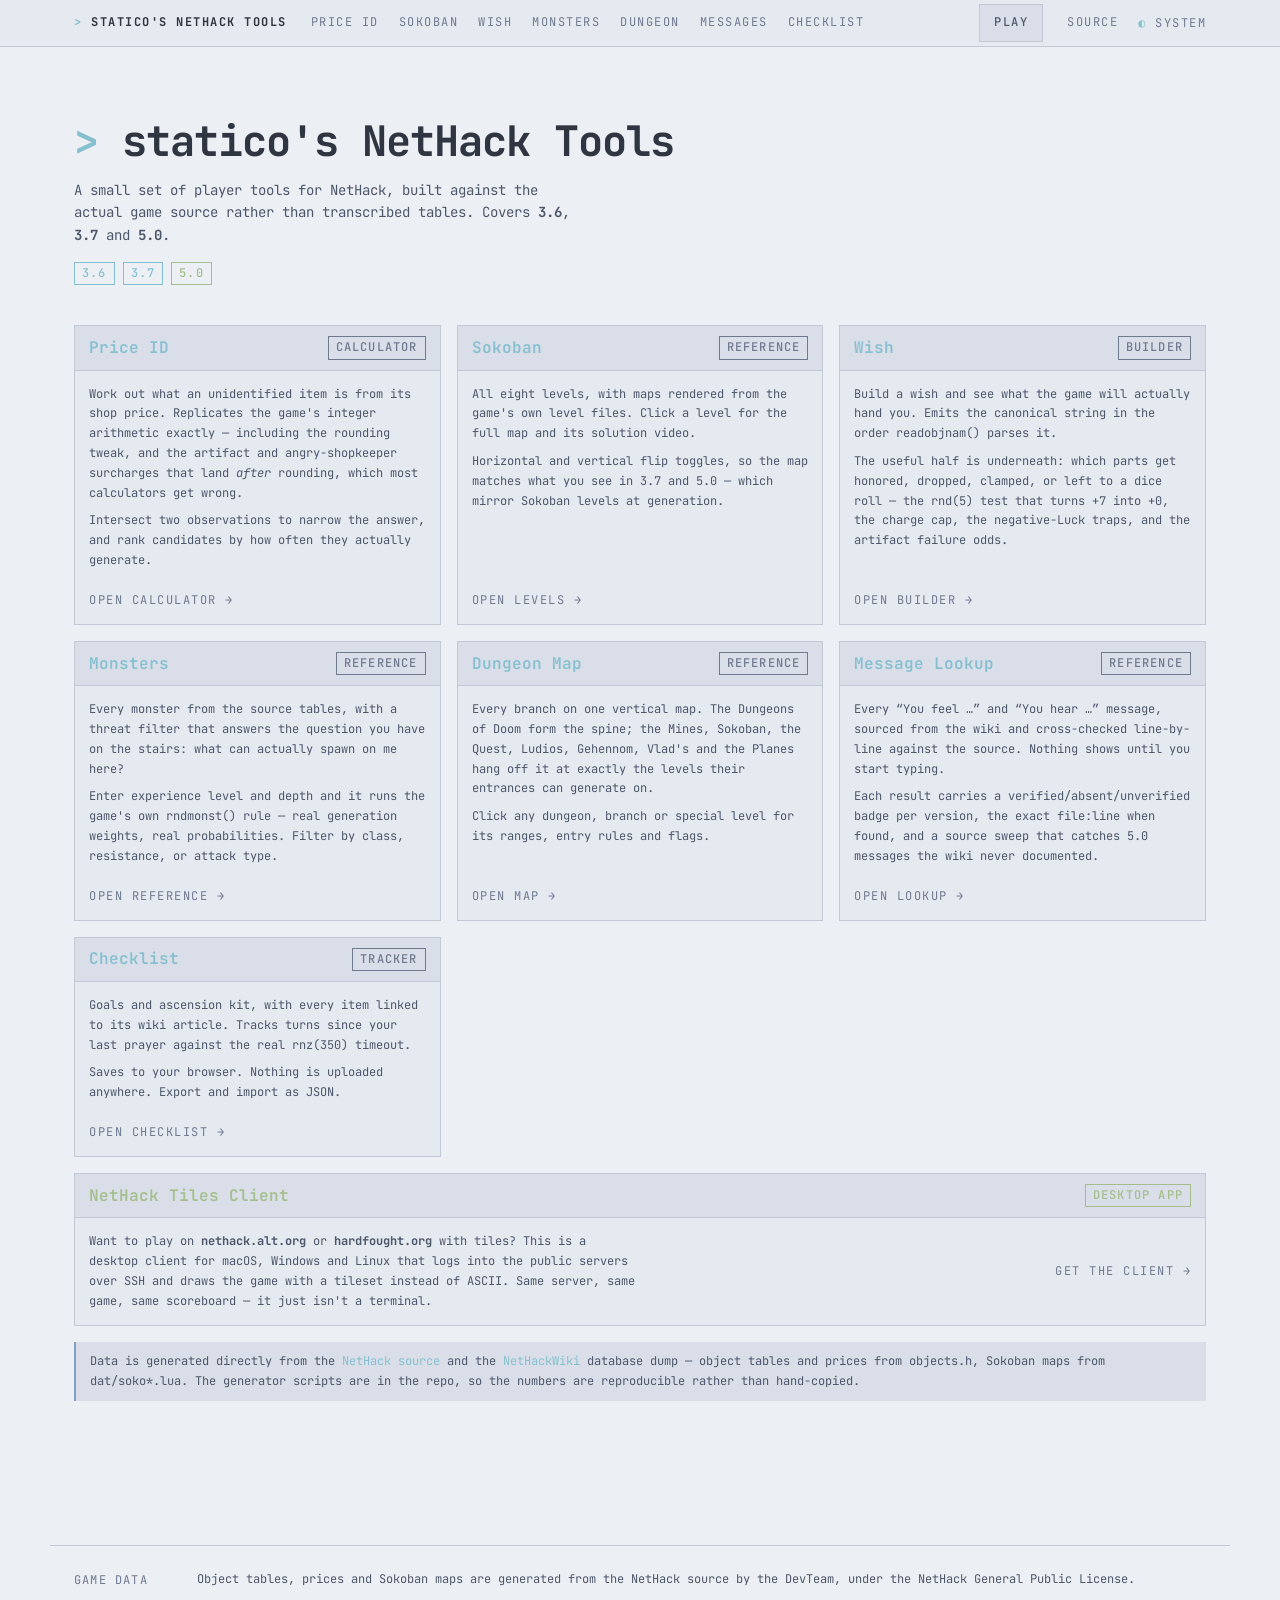
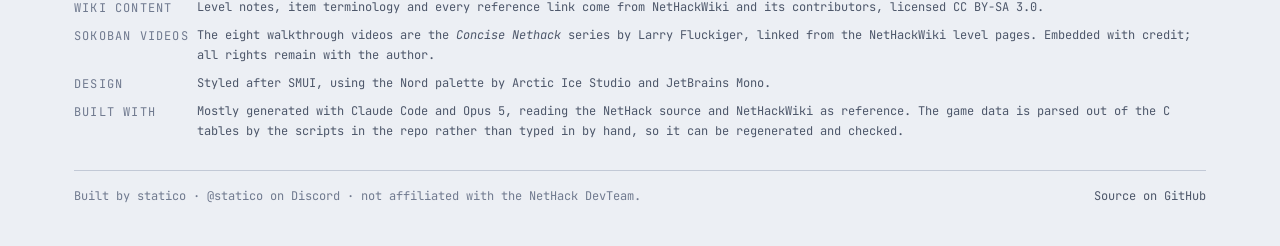
<file: index.html>
<!doctype html>
<html lang="en">
<head>
<meta charset="utf-8">
<meta name="viewport" content="width=device-width,initial-scale=1">
<title>statico's NetHack Tools</title>
<meta name="description" content="Player tools for NetHack 3.6, 3.7 and 5.0 — price identification, a wish builder, a monster threat filter, a dungeon branch map, a Sokoban helper, a message lookup, and a persistent ascension checklist.">
<link rel="canonical" href="https://nethack.statico.io/">
<meta property="og:title" content="statico&#39;s NetHack Tools">
<meta property="og:description" content="Price ID calculator, Sokoban helper, message lookup, and ascension checklist for NetHack 3.6, 3.7 and 5.0.">
<meta property="og:url" content="https://nethack.statico.io/">
<meta property="og:type" content="website">
<meta property="og:site_name" content="statico&#39;s NetHack Tools">
<meta property="og:locale" content="en_US">
<meta property="og:image" content="https://nethack.statico.io/assets/og/index.png">
<meta property="og:image:type" content="image/png">
<meta property="og:image:width" content="1200">
<meta property="og:image:height" content="630">
<meta property="og:image:alt" content="statico&#x27;s NetHack Tools — social card for https://nethack.statico.io">
<meta name="twitter:card" content="summary_large_image">
<meta name="twitter:title" content="statico&#39;s NetHack Tools">
<meta name="twitter:description" content="Price ID calculator, Sokoban helper, message lookup, and ascension checklist for NetHack 3.6, 3.7 and 5.0.">
<meta name="twitter:image" content="https://nethack.statico.io/assets/og/index.png">
<meta name="twitter:image:alt" content="statico&#x27;s NetHack Tools — social card for https://nethack.statico.io">
<link rel="icon" href="/favicon.svg" type="image/svg+xml">
<link rel="stylesheet" href="/assets/smui.css">
<script src="/assets/theme.js"></script>
<style>
  .masthead { padding: calc(var(--step) * 10) 0 calc(var(--step) * 6); }
  .masthead .hero .tick { color: hsl(var(--frost-2)); }
  .lede { max-width: 62ch; color: hsl(var(--text-1)); font-size: 14px; }
  .tool { display: flex; flex-direction: column; text-decoration: none; color: inherit; height: 100%; }
  .tool:hover { text-decoration: none; }
  .tool .card-bd { flex: 1; display: flex; flex-direction: column; gap: calc(var(--step) * 2); }
  .tool h2 { color: hsl(var(--frost-2)); }
  .tool p { margin: 0; color: hsl(var(--text-1)); font-size: 12px; line-height: 1.65; }
  .tool .go {
    margin-top: auto; padding-top: calc(var(--step) * 3);
    font-size: 12px; text-transform: uppercase; letter-spacing: 1.5px;
    color: hsl(var(--text-2));
  }
  .tool:hover .go { color: hsl(var(--frost-2)); }
  .ver { display: flex; gap: calc(var(--step) * 2); flex-wrap: wrap; }
  /* Seven tools, so this is two full rows of three plus a ragged one-card
     third row rather than letting auto-fit pack four onto the first row.
     Steps down to two, then one. */
  .grid.tools { grid-template-columns: repeat(3, minmax(0, 1fr)); }
  @media (max-width: 800px) { .grid.tools { grid-template-columns: repeat(2, minmax(0, 1fr)); } }
  @media (max-width: 540px) { .grid.tools { grid-template-columns: minmax(0, 1fr); } }
  /* The tiles client isn't one of the tools on this site — it's a separate
     desktop app — so it gets its own full-width block instead of a seventh
     card, which would leave the 3-across grid with a ragged second row. */
  .plug { display: block; text-decoration: none; color: inherit; }
  .plug:hover { text-decoration: none; }
  .plug h2 { color: hsl(var(--green)); }
  .plug .card-bd {
    display: flex; flex-wrap: wrap; align-items: center;
    justify-content: space-between; gap: calc(var(--step) * 4);
  }
  /* Grow into the row rather than sitting at its flex-basis width, so the
     copy doesn't wrap into a narrow column with dead space beside it. */
  .plug p { flex: 1 1 320px; margin: 0; max-width: 78ch; color: hsl(var(--text-1)); font-size: 12px; line-height: 1.65; }
  .plug .go {
    font-size: 12px; text-transform: uppercase; letter-spacing: 1.5px;
    color: hsl(var(--text-2)); white-space: nowrap;
  }
  .plug:hover .go { color: hsl(var(--green)); }
</style>
</head>
<body>
<div id="nav"></div>

<main class="wrap page stack">

  <header class="masthead stack">
    <h1 class="hero"><span class="tick">&gt;</span> statico&#39;s NetHack Tools</h1>
    <p class="lede">
      A small set of player tools for NetHack, built against the actual game source
      rather than transcribed tables. Covers <strong>3.6</strong>, <strong>3.7</strong>
      and <strong>5.0</strong>.
    </p>
    <div class="ver">
      <span class="badge b-frost">3.6</span>
      <span class="badge b-frost">3.7</span>
      <span class="badge b-green">5.0</span>
    </div>
  </header>

  <div class="grid tools">

    <a class="card card-glow tool" href="/price-id">
      <div class="card-hd">
        <h2>Price ID</h2>
        <span class="badge b-dim">Calculator</span>
      </div>
      <div class="card-bd">
        <p>
          Work out what an unidentified item is from its shop price. Replicates the
          game's integer arithmetic exactly — including the rounding tweak, and the
          artifact and angry-shopkeeper surcharges that land <em>after</em> rounding,
          which most calculators get wrong.
        </p>
        <p>
          Intersect two observations to narrow the answer, and rank candidates by how
          often they actually generate.
        </p>
        <span class="go">Open calculator &rarr;</span>
      </div>
    </a>

    <a class="card card-glow tool" href="/sokoban">
      <div class="card-hd">
        <h2>Sokoban</h2>
        <span class="badge b-dim">Reference</span>
      </div>
      <div class="card-bd">
        <p>
          All eight levels, with maps rendered from the game's own level files. Click a
          level for the full map and its solution video.
        </p>
        <p>
          Horizontal and vertical flip toggles, so the map matches what you see in 3.7
          and 5.0 — which mirror Sokoban levels at generation.
        </p>
        <span class="go">Open levels &rarr;</span>
      </div>
    </a>

    <a class="card card-glow tool" href="/wish">
      <div class="card-hd">
        <h2>Wish</h2>
        <span class="badge b-dim">Builder</span>
      </div>
      <div class="card-bd">
        <p>
          Build a wish and see what the game will actually hand you. Emits the
          canonical string in the order <code>readobjnam()</code> parses it.
        </p>
        <p>
          The useful half is underneath: which parts get honored, dropped, clamped, or
          left to a dice roll &mdash; the <code>rnd(5)</code> test that turns +7 into +0,
          the charge cap, the negative-Luck traps, and the artifact failure odds.
        </p>
        <span class="go">Open builder &rarr;</span>
      </div>
    </a>

    <a class="card card-glow tool" href="/monsters">
      <div class="card-hd">
        <h2>Monsters</h2>
        <span class="badge b-dim">Reference</span>
      </div>
      <div class="card-bd">
        <p>
          Every monster from the source tables, with a threat filter that answers the
          question you have on the stairs: what can actually spawn on me here?
        </p>
        <p>
          Enter experience level and depth and it runs the game's own
          <code>rndmonst()</code> rule &mdash; real generation weights, real
          probabilities. Filter by class, resistance, or attack type.
        </p>
        <span class="go">Open reference &rarr;</span>
      </div>
    </a>

    <a class="card card-glow tool" href="/dungeon">
      <div class="card-hd">
        <h2>Dungeon Map</h2>
        <span class="badge b-dim">Reference</span>
      </div>
      <div class="card-bd">
        <p>
          Every branch on one vertical map. The Dungeons of Doom form the spine; the
          Mines, Sokoban, the Quest, Ludios, Gehennom, Vlad's and the Planes hang off it
          at exactly the levels their entrances can generate on.
        </p>
        <p>
          Click any dungeon, branch or special level for its ranges, entry rules and flags.
        </p>
        <span class="go">Open map &rarr;</span>
      </div>
    </a>

    <a class="card card-glow tool" href="/messages">
      <div class="card-hd">
        <h2>Message Lookup</h2>
        <span class="badge b-dim">Reference</span>
      </div>
      <div class="card-bd">
        <p>
          Every &ldquo;You feel &hellip;&rdquo; and &ldquo;You hear &hellip;&rdquo; message, sourced
          from the wiki and cross-checked line-by-line against the source. Nothing shows until you
          start typing.
        </p>
        <p>
          Each result carries a verified/absent/unverified badge per version, the exact
          <code>file:line</code> when found, and a source sweep that catches 5.0 messages the wiki
          never documented.
        </p>
        <span class="go">Open lookup &rarr;</span>
      </div>
    </a>

    <a class="card card-glow tool" href="/checklist">
      <div class="card-hd">
        <h2>Checklist</h2>
        <span class="badge b-dim">Tracker</span>
      </div>
      <div class="card-bd">
        <p>
          Goals and ascension kit, with every item linked to its wiki article. Tracks
          turns since your last prayer against the real
          <code>rnz(350)</code> timeout.
        </p>
        <p>
          Saves to your browser. Nothing is uploaded anywhere. Export and import as JSON.
        </p>
        <span class="go">Open checklist &rarr;</span>
      </div>
    </a>

  </div>

  <a class="card card-glow plug" href="https://github.com/statico/nethack-tiles-client" rel="noopener">
    <div class="card-hd">
      <h2>NetHack Tiles Client</h2>
      <span class="badge b-green">Desktop app</span>
    </div>
    <div class="card-bd">
      <p>
        Want to play on <strong>nethack.alt.org</strong> or <strong>hardfought.org</strong>
        with tiles? This is a desktop client for macOS, Windows and Linux that logs into the
        public servers over SSH and draws the game with a tileset instead of ASCII. Same
        server, same game, same scoreboard &mdash; it just isn&#39;t a terminal.
      </p>
      <span class="go">Get the client &rarr;</span>
    </div>
  </a>

  <div class="note">
    Data is generated directly from the
    <a href="https://github.com/NetHack/NetHack" rel="noopener">NetHack source</a>
    and the
    <a href="https://nethackwiki.com/" rel="noopener">NetHackWiki</a>
    database dump — object tables and prices from <code>objects.h</code>, Sokoban maps
    from <code>dat/soko*.lua</code>. The generator scripts are in the repo, so the
    numbers are reproducible rather than hand-copied.
  </div>

</main>

<footer class="footer wrap credits">
  <dl>
    <dt>Game data</dt>
    <dd>
      Object tables, prices and Sokoban maps are generated from the
      <a href="https://github.com/NetHack/NetHack" rel="noopener">NetHack source</a>
      by the DevTeam, under the
      <a href="https://www.nethack.org/common/license.html" rel="noopener">NetHack General Public License</a>.
    </dd>

    <dt>Wiki content</dt>
    <dd>
      Level notes, item terminology and every reference link come from
      <a href="https://nethackwiki.com/" rel="noopener">NetHackWiki</a>
      and its contributors, licensed
      <a href="https://creativecommons.org/licenses/by-sa/3.0/" rel="noopener">CC BY-SA 3.0</a>.
    </dd>

    <dt>Sokoban videos</dt>
    <dd>
      The eight walkthrough videos are the <em>Concise Nethack</em> series by
      <a href="https://www.youtube.com/@larryfluckiger9189" rel="noopener">Larry Fluckiger</a>,
      linked from the NetHackWiki level pages. Embedded with credit; all rights remain with the author.
    </dd>

    <dt>Design</dt>
    <dd>
      Styled after <a href="https://smui.statico.io/" rel="noopener">SMUI</a>, using the
      <a href="https://www.nordtheme.com/" rel="noopener">Nord</a> palette by Arctic Ice Studio
      and <a href="https://www.jetbrains.com/lp/mono/" rel="noopener">JetBrains Mono</a>.
    </dd>

    <dt>Built with</dt>
    <dd>
      Mostly generated with <a href="https://claude.com/claude-code" rel="noopener">Claude Code</a>
      and Opus 5, reading the NetHack source and NetHackWiki as reference. The game data is
      parsed out of the C tables by the scripts in the repo rather than typed in by hand, so
      it can be regenerated and checked.
    </dd>
  </dl>

  <div class="meta-bar">
    <span>Built by statico &middot; <code>@statico</code> on Discord &middot; not affiliated with the NetHack DevTeam.</span>
    <span class="links">
      <a href="https://github.com/statico/nethack-tools" rel="noopener">Source on GitHub</a>
    </span>
  </div>
</footer>

<script src="/assets/nav.js"></script>
</body>
</html>
</file>
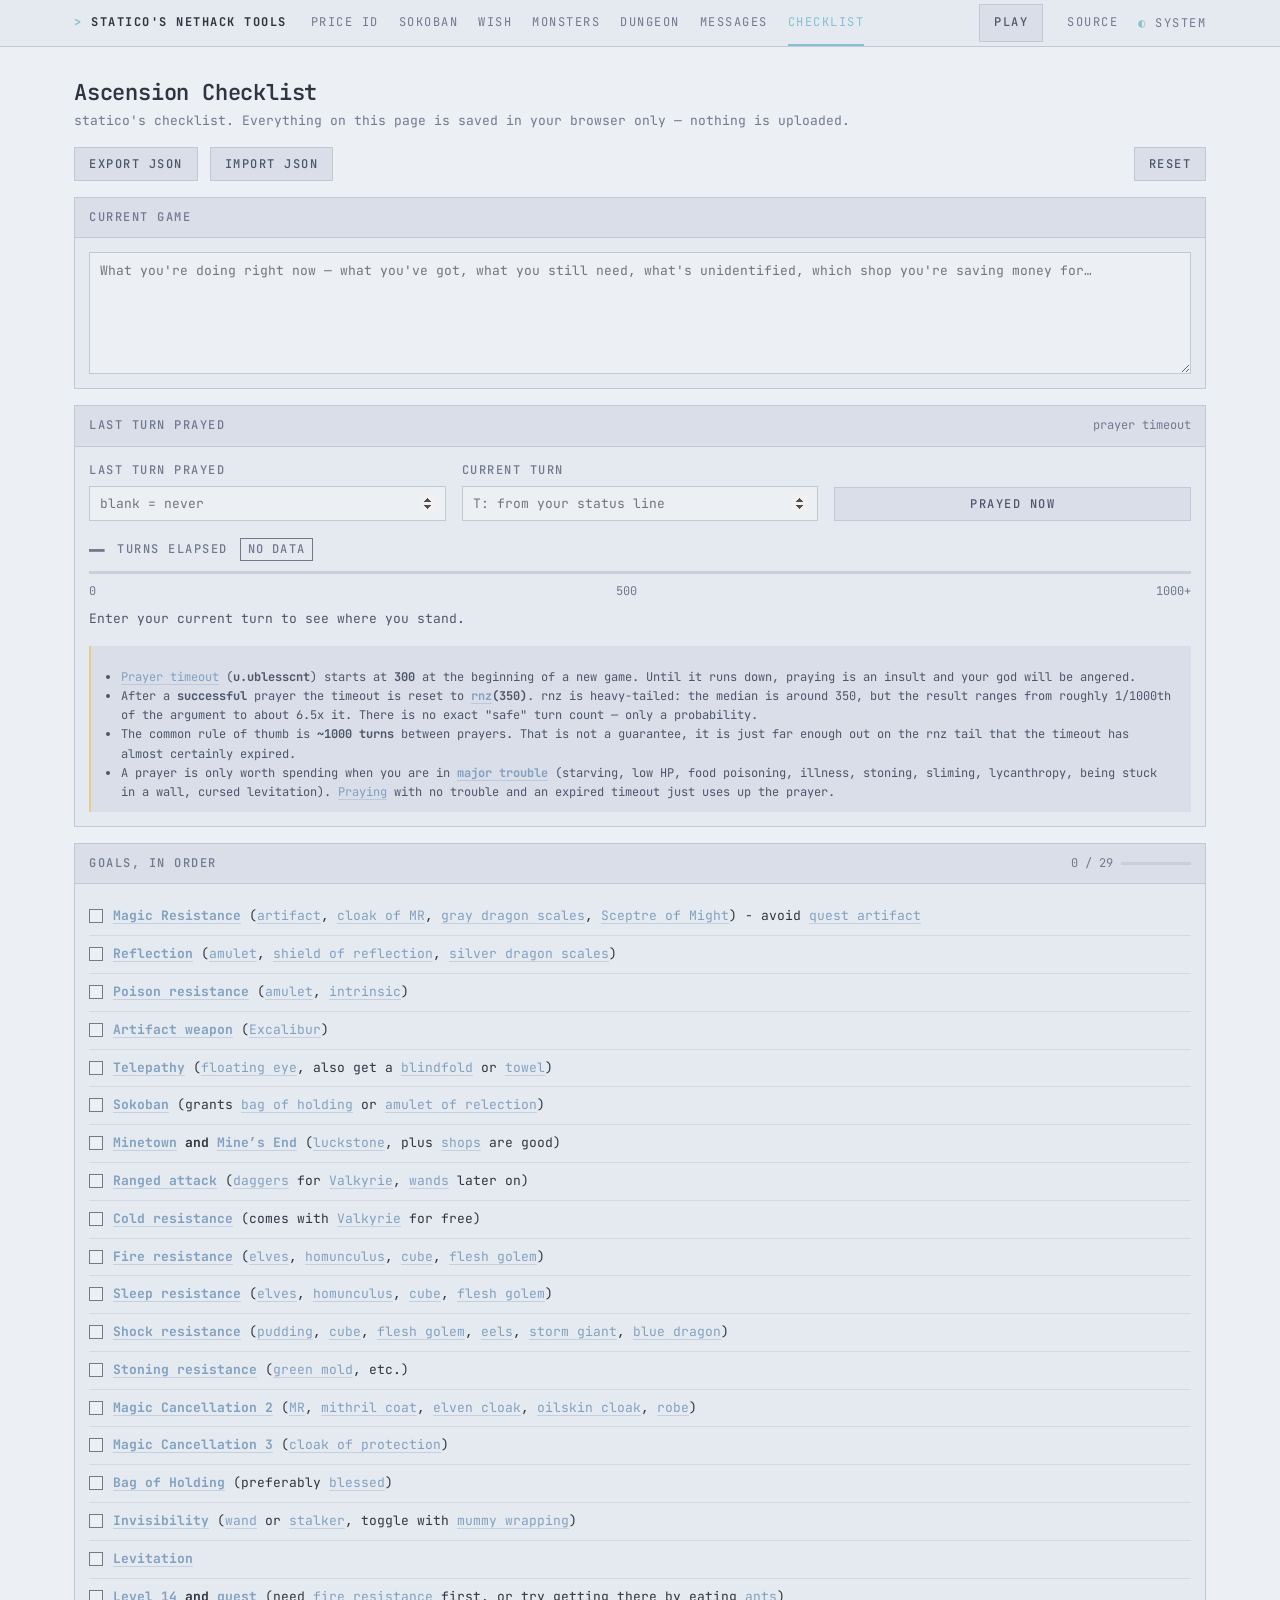
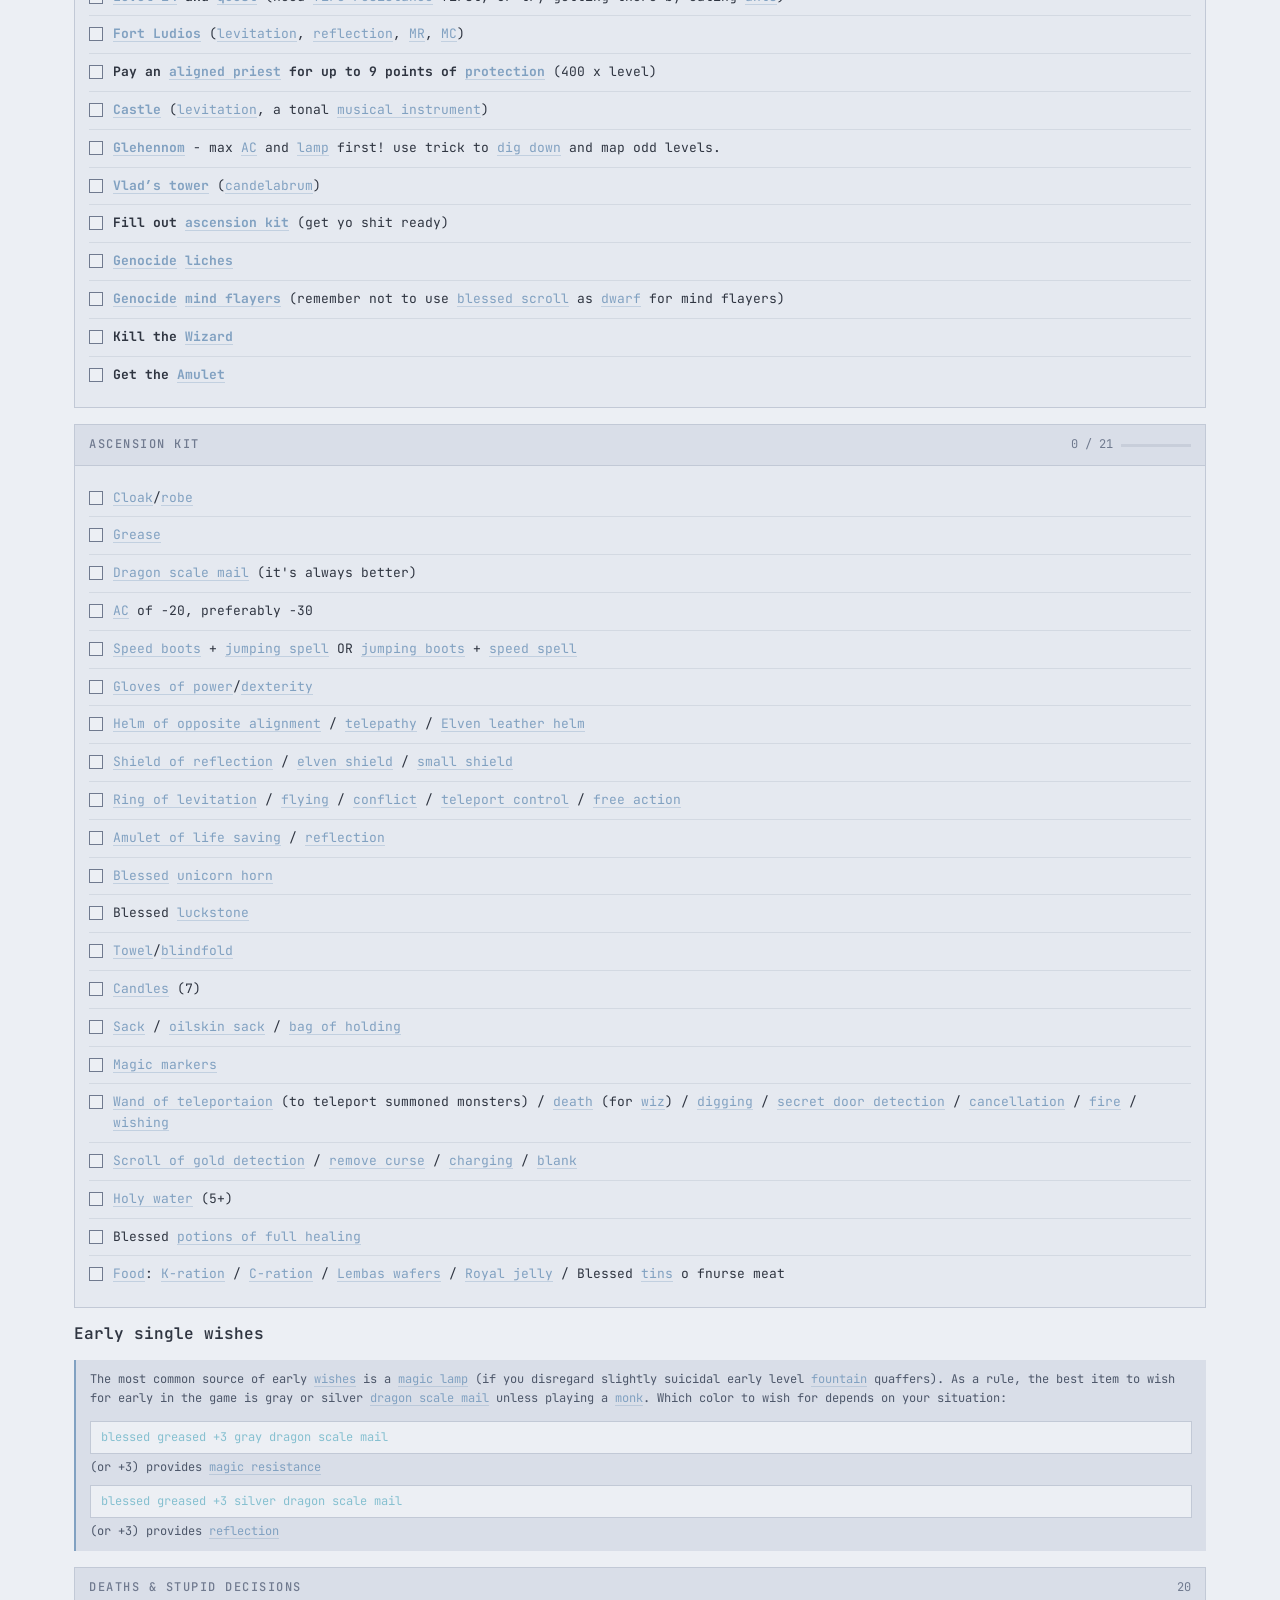
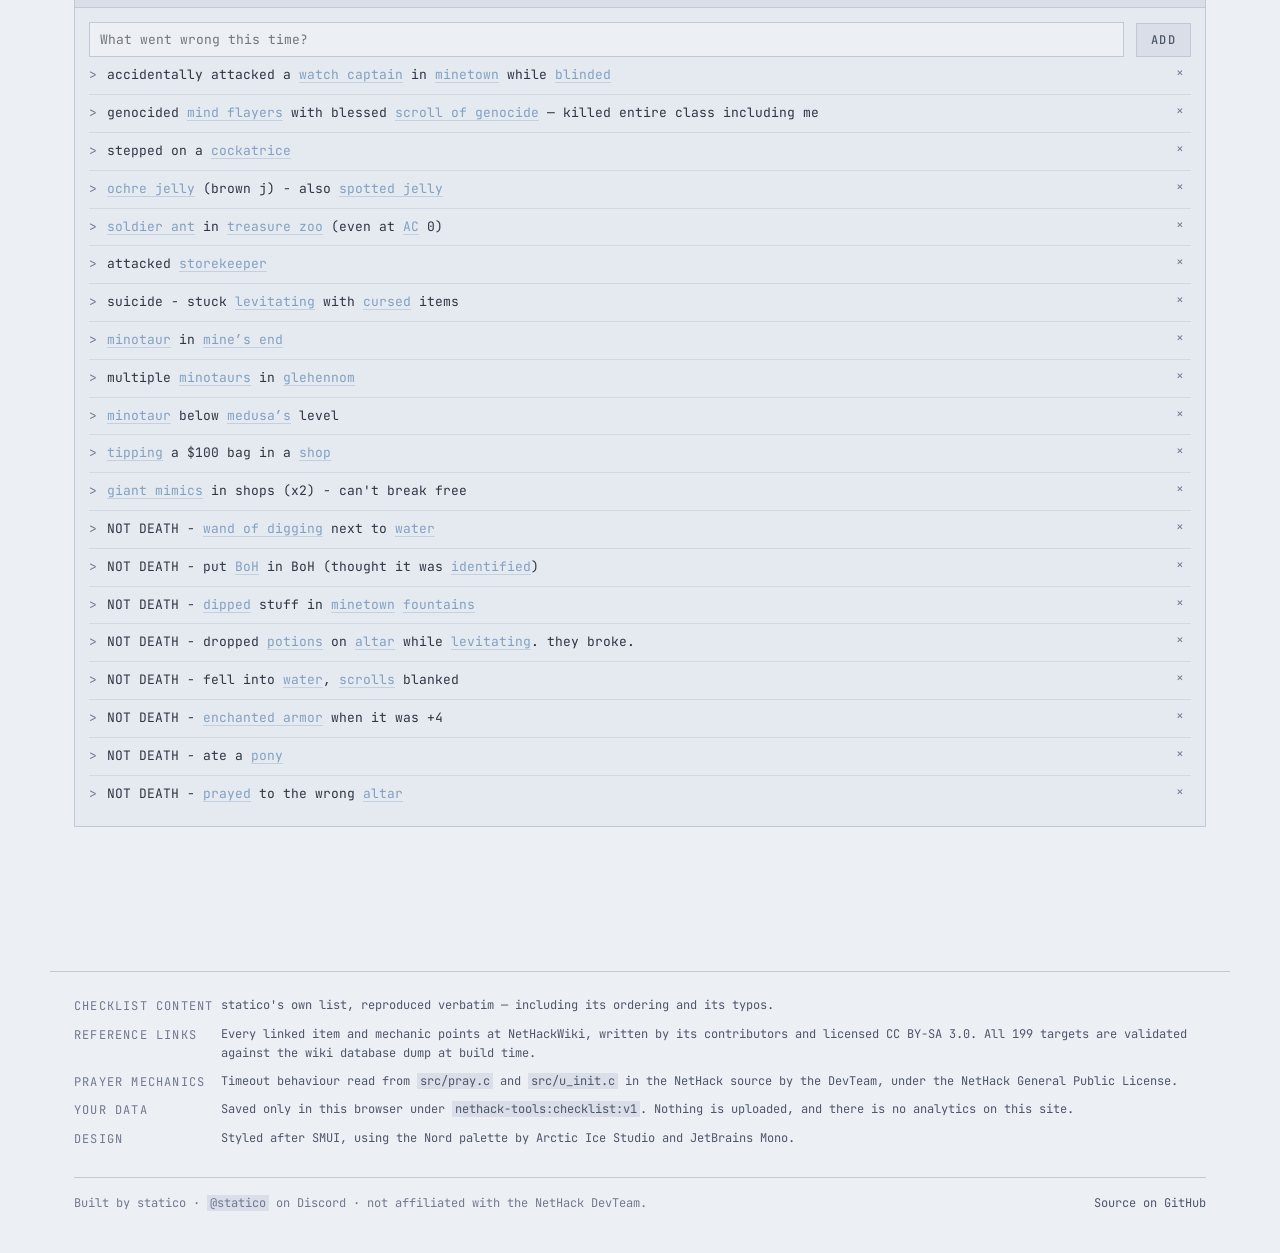
<file: checklist.html>
<!doctype html>
<html lang="en"><head>
<meta charset="utf-8"><meta name="viewport" content="width=device-width,initial-scale=1">
<title>Ascension Checklist — statico's NetHack Tools</title>
<meta name="description" content="A NetHack ascension checklist that remembers where you are: goals in order, ascension kit, prayer timeout tracker, and a running log of deaths and stupid decisions.">
<link rel="canonical" href="https://nethack.statico.io/checklist">
<meta property="og:title" content="Ascension Checklist — statico&#39;s NetHack Tools">
<meta property="og:description" content="Goals in order, ascension kit, prayer timeout tracker, and a running log of deaths and stupid decisions. Saved in your browser.">
<meta property="og:url" content="https://nethack.statico.io/checklist"><meta property="og:type" content="website">
<meta property="og:site_name" content="statico&#39;s NetHack Tools">
<meta property="og:locale" content="en_US">
<meta property="og:image" content="https://nethack.statico.io/assets/og/checklist.png">
<meta property="og:image:type" content="image/png">
<meta property="og:image:width" content="1200">
<meta property="og:image:height" content="630">
<meta property="og:image:alt" content="Ascension Checklist — statico&#x27;s NetHack Tools — social card for https://nethack.statico.io">
<meta name="twitter:card" content="summary_large_image">
<meta name="twitter:title" content="Ascension Checklist — statico&#39;s NetHack Tools">
<meta name="twitter:description" content="Goals in order, ascension kit, prayer timeout tracker, and a running log of deaths and stupid decisions. Saved in your browser.">
<meta name="twitter:image" content="https://nethack.statico.io/assets/og/checklist.png">
<meta name="twitter:image:alt" content="Ascension Checklist — statico&#x27;s NetHack Tools — social card for https://nethack.statico.io">
<link rel="icon" href="/favicon.svg" type="image/svg+xml">
<link rel="stylesheet" href="/assets/smui.css">
<script src="/assets/theme.js"></script>
<style>
  /* Checklist page ------------------------------------------------------- */

  .list { list-style: none; margin: 0; padding: 0; }
  .list > li + li { border-top: 1px solid hsl(var(--line) / 0.5); }

  .item {
    display: flex; align-items: flex-start; gap: calc(var(--step) * 2.5);
    padding: calc(var(--step) * 2) 0; cursor: pointer;
  }
  .item input[type='checkbox'] { margin-top: 3px; }
  .item .txt { flex: 1; min-width: 0; }
  /* Fade the whole line rather than recoloring it — a color change leaves the
     wiki links at full strength, so a completed goal still reads as active. */
  .item .txt { opacity: 1; transition: opacity 0.12s ease; }
  .item input:checked ~ .txt { opacity: 0.45; }
  .item input:checked ~ .txt strong { font-weight: 500; }

  /* Progress readout in a card header */
  .prog { display: flex; align-items: center; gap: calc(var(--step) * 2); min-width: 120px; }
  .prog .meter { display: block; width: 70px; }
  .prog .meter > span { transition: width 0.15s ease; }

  /* Prayer panel */
  .pray-grid {
    display: grid; gap: calc(var(--step) * 4);
    grid-template-columns: repeat(auto-fit, minmax(150px, 1fr));
    align-items: end;
  }
  .verdict { display: flex; flex-direction: column; gap: calc(var(--step) * 2); }
  .verdict-top { display: flex; align-items: center; gap: calc(var(--step) * 3); flex-wrap: wrap; }
  .elapsed { font-size: 26px; font-weight: 600; line-height: 1; }
  .e-red    { color: hsl(var(--red)); }
  .e-yellow { color: hsl(var(--yellow)); }
  .e-green  { color: hsl(var(--green)); }
  .e-dim    { color: hsl(var(--text-2)); }
  .bar-red    > span { background: hsl(var(--red)); }
  .bar-yellow > span { background: hsl(var(--yellow)); }
  .bar-green  > span { background: hsl(var(--green)); }
  .bar-dim    > span { background: hsl(var(--text-2)); }
  .scale { display: flex; justify-content: space-between; }

  /* Deaths log */
  .log > li { display: flex; align-items: flex-start; gap: calc(var(--step) * 2.5); padding: calc(var(--step) * 2) 0; }
  .log .txt { flex: 1; min-width: 0; }
  .log .tick { color: hsl(var(--text-2)); flex: 0 0 auto; }
  .btn-x {
    font-family: var(--mono); font-size: 13px; line-height: 1;
    background: none; border: 1px solid transparent; color: hsl(var(--text-2));
    padding: 0 calc(var(--step) * 1.5); cursor: pointer; flex: 0 0 auto;
  }
  .btn-x:hover { color: hsl(var(--red)); border-color: hsl(var(--red) / 0.6); }

  /* Wish strings */
  .wish {
    display: block; margin: calc(var(--step) * 2) 0 calc(var(--step) * 1);
    color: hsl(var(--frost-2)); font-size: 12px;
    background: hsl(var(--surface-0)); border: 1px solid hsl(var(--line));
    padding: calc(var(--step) * 1.5) calc(var(--step) * 2.5);
    overflow-x: auto; white-space: pre;
  }

  /* Save indicator */
  #saved { opacity: 0; transition: opacity 0.4s ease; }
  #saved.on { opacity: 1; transition: opacity 0.08s ease; }

  code { background: hsl(var(--surface-2)); padding: 0 3px; }
</style>
</head><body>
<div id="nav"></div>

<main class="wrap page stack">

  <header class="stack">
    <div class="spread">
      <div>
        <h1>Ascension Checklist</h1>
        <p class="dim" style="margin:4px 0 0">
          statico's checklist. Everything on this page is saved in your browser only —
          nothing is uploaded.
        </p>
      </div>
      <span id="saved" class="badge b-green">saved</span>
    </div>

    <div id="storage-warn" class="note note-red" hidden>
      <strong>localStorage is unavailable</strong> (private browsing, or blocked by
      your browser). The page still works, but nothing you type or check will
      survive a reload. Use <em>Export JSON</em> if you want to keep it.
    </div>

    <div class="row">
      <button class="btn" id="btn-export" type="button">Export JSON</button>
      <button class="btn" id="btn-import" type="button">Import JSON</button>
      <input type="file" id="file-import" accept="application/json,.json" class="sr-only">
      <span class="nav-spacer"></span>
      <button class="btn btn-danger" id="btn-reset" type="button">Reset</button>
    </div>

    <div id="io-msg" class="note note-red" hidden></div>
  </header>

  <!-- Current game ------------------------------------------------------- -->
  <section class="card">
    <div class="card-hd"><span class="label">Current game</span></div>
    <div class="card-bd">
      <label class="field">
        <span class="sr-only">Notes on the current game</span>
        <textarea id="notes" rows="5" placeholder="What you're doing right now — what you've got, what you still need, what's unidentified, which shop you're saving money for…"></textarea>
      </label>
    </div>
  </section>

  <!-- Prayer ------------------------------------------------------------- -->
  <section class="card">
    <div class="card-hd">
      <span class="label">Last turn prayed</span>
      <span class="small dim">prayer timeout</span>
    </div>
    <div class="card-bd stack">

      <div class="pray-grid">
        <label class="field">
          <span class="label">Last turn prayed</span>
          <input type="number" id="pray-last" min="0" step="1" inputmode="numeric"
                 placeholder="blank = never">
        </label>
        <label class="field">
          <span class="label">Current turn</span>
          <input type="number" id="pray-turn" min="0" step="1" inputmode="numeric"
                 placeholder="T: from your status line">
        </label>
        <div class="field">
          <span class="label">&nbsp;</span>
          <button class="btn" id="btn-prayed" type="button">Prayed now</button>
        </div>
      </div>

      <div class="verdict" aria-live="polite">
        <div class="verdict-top">
          <span class="elapsed e-dim" id="pray-elapsed">—</span>
          <span class="label" id="pray-unit">turns elapsed</span>
          <span class="badge b-dim" id="pray-badge">no data</span>
        </div>
        <div class="meter bar-dim" id="pray-meter"><span style="width:0%"></span></div>
        <div class="scale small dim">
          <span>0</span><span>500</span><span>1000+</span>
        </div>
        <p class="mid" style="margin-bottom:0" id="pray-msg">
          Enter your current turn to see where you stand.
        </p>
      </div>

      <div class="note note-warn small" id="pray-facts"></div>
    </div>
  </section>

  <!-- Goals -------------------------------------------------------------- -->
  <section class="card" id="sec-goals">
    <div class="card-hd">
      <span class="label" data-title>Goals, in order</span>
      <span class="prog">
        <span class="small dim" data-count>0 / 0</span>
        <span class="meter"><span style="width:0%"></span></span>
      </span>
    </div>
    <div class="card-bd">
      <ul class="list" data-items><li><div class="empty">Loading…</div></li></ul>
    </div>
  </section>

  <!-- Ascension kit ------------------------------------------------------ -->
  <section class="card" id="sec-kit">
    <div class="card-hd">
      <span class="label" data-title>Ascension kit</span>
      <span class="prog">
        <span class="small dim" data-count>0 / 0</span>
        <span class="meter"><span style="width:0%"></span></span>
      </span>
    </div>
    <div class="card-bd">
      <ul class="list" data-items><li><div class="empty">Loading…</div></li></ul>
    </div>
  </section>

  <!-- Early single wishes ------------------------------------------------ -->
  <section class="stack">
    <h2 id="wish-title">Early single wishes</h2>
    <div class="note" id="wish-note"></div>
  </section>

  <!-- Deaths ------------------------------------------------------------- -->
  <section class="card">
    <div class="card-hd">
      <span class="label" id="deaths-title">Deaths &amp; stupid decisions</span>
      <span class="small dim" id="deaths-count">0</span>
    </div>
    <div class="card-bd stack">
      <form class="row" id="death-form">
        <label class="sr-only" for="death-input">New entry</label>
        <input type="text" id="death-input" style="flex:1;min-width:200px"
               placeholder="What went wrong this time?" autocomplete="off">
        <button class="btn" type="submit">Add</button>
      </form>
      <ul class="list log" id="deaths-list"></ul>
    </div>
  </section>

</main>

<footer class="footer wrap credits">
  <dl>
    <dt>Checklist content</dt>
    <dd>
      statico's own list, reproduced verbatim — including its ordering and its typos.
    </dd>

    <dt>Reference links</dt>
    <dd>
      Every linked item and mechanic points at
      <a href="https://nethackwiki.com/" rel="noopener">NetHackWiki</a>,
      written by its contributors and licensed
      <a href="https://creativecommons.org/licenses/by-sa/3.0/" rel="noopener">CC BY-SA 3.0</a>.
      All 199 targets are validated against the wiki database dump at build time.
    </dd>

    <dt>Prayer mechanics</dt>
    <dd>
      Timeout behaviour read from <code>src/pray.c</code> and <code>src/u_init.c</code> in the
      <a href="https://github.com/NetHack/NetHack" rel="noopener">NetHack source</a>
      by the DevTeam, under the
      <a href="https://www.nethack.org/common/license.html" rel="noopener">NetHack General Public License</a>.
    </dd>

    <dt>Your data</dt>
    <dd>
      Saved only in this browser under <code>nethack-tools:checklist:v1</code>.
      Nothing is uploaded, and there is no analytics on this site.
    </dd>

    <dt>Design</dt>
    <dd>
      Styled after <a href="https://smui.statico.io/" rel="noopener">SMUI</a>, using the
      <a href="https://www.nordtheme.com/" rel="noopener">Nord</a> palette by Arctic Ice Studio
      and <a href="https://www.jetbrains.com/lp/mono/" rel="noopener">JetBrains Mono</a>.
    </dd>
  </dl>

  <div class="meta-bar">
    <span>Built by statico &middot; <code>@statico</code> on Discord &middot; not affiliated with the NetHack DevTeam.</span>
    <span class="links">
      <a href="https://github.com/statico/nethack-tools" rel="noopener">Source on GitHub</a>
    </span>
  </div>
</footer>

<script src="/assets/nav.js"></script>
<script>
(function () {
  'use strict';

  var KEY = 'nethack-tools:checklist:v1';
  /* Same key as Price ID — Reset clears remembered Charisma for a new run. */
  var PRICE_CHA_KEY = 'nethack-tools:price-id:cha';
  var WIKI = 'https://nethackwiki.com/wiki/';
  var DATA_URL = '/data/checklist.json';

  var data = null;   // checklist.json
  var state = null;  // persisted user state

  /* --- storage ---------------------------------------------------------- */

  var storageOK = (function () {
    try {
      var k = '__t' + Date.now();
      localStorage.setItem(k, '1');
      localStorage.removeItem(k);
      return true;
    } catch (e) { return false; }
  })();

  if (!storageOK) document.getElementById('storage-warn').hidden = false;

  var savedEl = document.getElementById('saved');
  var savedTimer = null;
  function flashSaved() {
    if (!storageOK) return;
    savedEl.classList.add('on');
    clearTimeout(savedTimer);
    savedTimer = setTimeout(function () { savedEl.classList.remove('on'); }, 1100);
  }

  function blankState() {
    return { v: 1, notes: '', prayer: { last: '', turn: '' }, checks: {}, deaths: null, updated: 0 };
  }

  function loadState() {
    var s = blankState();
    if (!storageOK) return s;
    var raw;
    try { raw = localStorage.getItem(KEY); } catch (e) { return s; }
    if (!raw) return s;
    try {
      var o = JSON.parse(raw);
      return migrate(o) || s;
    } catch (e) { return s; }
  }

  // v1 is the only schema so far. Future versions branch here rather than
  // silently dropping the user's data.
  function migrate(o) {
    if (!o || typeof o !== 'object') return null;
    if (o.v !== 1) return null;
    var s = blankState();
    if (typeof o.notes === 'string') s.notes = o.notes;
    if (o.prayer && typeof o.prayer === 'object') {
      s.prayer.last = normNum(o.prayer.last);
      s.prayer.turn = normNum(o.prayer.turn);
    }
    if (o.checks && typeof o.checks === 'object') {
      for (var k in o.checks) if (o.checks[k] === true) s.checks[k] = true;
    }
    if (Array.isArray(o.deaths)) {
      s.deaths = o.deaths
        .filter(function (d) { return d && typeof d.text === 'string'; })
        .map(function (d) { return { id: String(d.id || nextId()), text: d.text }; });
    }
    s.updated = typeof o.updated === 'number' ? o.updated : 0;
    return s;
  }

  function normNum(x) {
    if (x === '' || x === null || x === undefined) return '';
    var n = parseInt(x, 10);
    return isFinite(n) && n >= 0 ? String(n) : '';
  }

  var saveTimer = null;
  function save(immediate) {
    clearTimeout(saveTimer);
    if (immediate) { writeState(); return; }
    saveTimer = setTimeout(writeState, 300);
  }
  function writeState() {
    state.updated = Date.now();
    if (!storageOK) return;
    try { localStorage.setItem(KEY, JSON.stringify(state)); flashSaved(); }
    catch (e) { /* quota or blocked — nothing useful to do */ }
  }

  var idc = 0;
  function nextId() { return 'u' + Date.now().toString(36) + (idc++).toString(36); }

  /* --- rendering: escaping, bold, wiki links ---------------------------- */

  function esc(s) {
    return String(s).replace(/[&<>"']/g, function (c) {
      return { '&': '&amp;', '<': '&lt;', '>': '&gt;', '"': '&quot;', "'": '&#39;' }[c];
    });
  }

  function isWordChar(c) { return /[A-Za-z0-9]/.test(c); }

  // First whole-word, case-sensitive occurrence of `term` that does not overlap
  // an already-claimed range. Returns -1 if there is none.
  function findTerm(text, term, claimed) {
    var from = 0;
    for (;;) {
      var i = text.indexOf(term, from);
      if (i < 0) return -1;
      var e = i + term.length;
      var before = i > 0 ? text.charAt(i - 1) : '';
      var after = e < text.length ? text.charAt(e) : '';
      var okB = !before || !isWordChar(before) || !isWordChar(term.charAt(0));
      var okA = !after || !isWordChar(after) || !isWordChar(term.charAt(term.length - 1));
      var clash = false;
      for (var j = 0; j < claimed.length; j++) {
        if (i < claimed[j][1] && e > claimed[j][0]) { clash = true; break; }
      }
      if (okB && okA && !clash) return i;
      from = i + 1;
    }
  }

  function push(map, pos, s) { (map[pos] || (map[pos] = [])).push(s); }

  /**
   * Render one authored string: escape it, apply **bold**, and wrap each link
   * term in an <a class="wiki">. Substitution works on ranges over the raw
   * text rather than on the output string, so a link can never be inserted
   * into markup another link just produced, and no term is applied twice.
   */
  function render(text, links) {
    text = String(text == null ? '' : text);
    var opens = {}, closes = {}, skips = {}, claimed = [];

    // 1. bold ranges — the ** delimiters become skipped characters
    var re = /\*\*([\s\S]+?)\*\*/g, m;
    while ((m = re.exec(text))) {
      var s = m.index, e = re.lastIndex;
      skips[s] = 2; skips[e - 2] = 2;
      push(opens, s + 2, '<strong>');
      push(closes, e - 2, '</strong>');
      claimed.push([s, s + 2], [e - 2, e]);
    }

    // 2. link ranges — first free whole-word occurrence of each term
    (links || []).forEach(function (l) {
      if (!l || typeof l.term !== 'string' || typeof l.page !== 'string') return;
      var i = findTerm(text, l.term, claimed);
      if (i < 0) return;
      var end = i + l.term.length;
      claimed.push([i, end]);
      push(opens, i, '<a class="wiki" href="' + esc(WIKI + encodeURI(l.page)) +
                     '" target="_blank" rel="noopener">');
      push(closes, end, '</a>');
    });

    // 3. emit. Closes run in reverse insertion order so nesting stays valid
    //    (bold opens before a link inside it, so it must close after).
    var out = '', i = 0;
    while (i <= text.length) {
      if (closes[i]) out += closes[i].slice().reverse().join('');
      if (opens[i]) out += opens[i].join('');
      if (i >= text.length) break;
      if (skips[i]) { i += skips[i]; continue; }
      out += esc(text.charAt(i));
      i++;
    }
    return out;
  }

  /* --- checklist sections ----------------------------------------------- */

  function renderSection(sec) {
    var root = document.getElementById('sec-' + sec.id);
    if (!root) return;
    root.querySelector('[data-title]').textContent = sec.title;
    var ul = root.querySelector('[data-items]');
    ul.innerHTML = '';

    sec.items.forEach(function (item) {
      var key = sec.id + ':' + item.id;
      var li = document.createElement('li');
      var label = document.createElement('label');
      label.className = 'item';

      var cb = document.createElement('input');
      cb.type = 'checkbox';
      cb.checked = state.checks[key] === true;

      var span = document.createElement('span');
      span.className = 'txt';
      span.innerHTML = render(item.text, item.links);

      cb.addEventListener('change', function () {
        if (cb.checked) state.checks[key] = true; else delete state.checks[key];
        updateCounts(sec);
        save(true);
      });

      label.appendChild(cb);
      label.appendChild(span);
      li.appendChild(label);
      ul.appendChild(li);
    });

    updateCounts(sec);
  }

  function updateCounts(sec) {
    var root = document.getElementById('sec-' + sec.id);
    if (!root) return;
    var total = sec.items.length, done = 0;
    sec.items.forEach(function (it) {
      if (state.checks[sec.id + ':' + it.id] === true) done++;
    });
    root.querySelector('[data-count]').textContent = done + ' / ' + total;
    root.querySelector('.prog .meter > span').style.width =
      (total ? (done / total) * 100 : 0) + '%';
  }

  /* --- wishes ----------------------------------------------------------- */

  function renderWishes(w) {
    if (!w) return;
    document.getElementById('wish-title').textContent = w.title;
    var host = document.getElementById('wish-note');
    var html = (w.body || []).map(function (p) {
      return '<p>' + render(p, w.bodyLinks) + '</p>';
    }).join('');
    html += (w.options || []).map(function (o) {
      return '<div><code class="wish">' + esc(o.wish) + '</code>' +
             '<span class="small">' + render(o.text, o.links) + '</span></div>';
    }).join('');
    host.innerHTML = html;
  }

  /* --- prayer ----------------------------------------------------------- */

  var lastEl = document.getElementById('pray-last');
  var turnEl = document.getElementById('pray-turn');
  var elapsedEl = document.getElementById('pray-elapsed');
  var unitEl = document.getElementById('pray-unit');
  var badgeEl = document.getElementById('pray-badge');
  var meterEl = document.getElementById('pray-meter');
  var msgEl = document.getElementById('pray-msg');

  function num(el) {
    var v = el.value.trim();
    if (v === '') return null;
    var n = parseInt(v, 10);
    return isFinite(n) ? n : null;
  }

  function updatePrayer() {
    var last = num(lastEl), turn = num(turnEl);
    var color = 'dim', badge = 'b-dim', label = 'no data';
    var big = '—', unit = 'turns elapsed', pct = 0, msg;

    if (turn === null) {
      msg = 'Enter your current turn to see where you stand.';
    } else if (last === null) {
      // Never prayed this game: u.ublesscnt is still its initial 300, exactly.
      var e0 = Math.max(0, turn);
      big = String(e0); unit = 'turns played';
      pct = Math.min(100, (e0 / 1000) * 100);
      if (e0 >= 300) {
        color = 'green'; badge = 'b-green'; label = 'safe';
        msg = 'You have not prayed yet, so the timeout is still the starting value of ' +
              '300 — and that one is exact, not random. Past turn 300 your first ' +
              'prayer is safe.';
      } else {
        color = 'red'; badge = 'b-red'; label = 'too soon';
        msg = 'The starting prayer timeout is exactly 300. ' + (300 - e0) +
              ' more turns before your first prayer is safe.';
      }
    } else if (turn < last) {
      color = 'dim'; badge = 'b-orange'; label = 'check numbers';
      msg = 'Current turn is earlier than the turn you last prayed.';
    } else {
      var el = turn - last;
      big = String(el); unit = 'turns elapsed';
      pct = Math.min(100, (el / 1000) * 100);
      if (el < 500) {
        color = 'red'; badge = 'b-red'; label = 'risky';
        msg = 'Well inside the likely timeout. rnz(350) lands here often, so a ' +
              'prayer now has a good chance of angering your god.';
      } else if (el <= 1000) {
        color = 'yellow'; badge = 'b-yellow'; label = 'marginal';
        msg = 'Probably expired, but not reliably. rnz(350) has a long tail — ' +
              'a roll in the thousands is uncommon but entirely possible. ' +
              'Worth it in real trouble; not worth it otherwise.';
      } else {
        color = 'green'; badge = 'b-green'; label = 'generally safe';
        msg = 'Past the usual ~1000-turn rule of thumb. Very likely expired, ' +
              'though rnz can still exceed this — there is no turn count that ' +
              'guarantees it.';
      }
    }

    elapsedEl.textContent = big;
    elapsedEl.className = 'elapsed e-' + color;
    unitEl.textContent = unit;
    badgeEl.textContent = label;
    badgeEl.className = 'badge ' + badge;
    meterEl.className = 'meter bar-' + color;
    meterEl.firstElementChild.style.width = pct + '%';
    msgEl.textContent = msg;
  }

  function renderPrayerFacts(p) {
    if (!p) return;
    document.getElementById('pray-facts').innerHTML =
      '<ul style="margin-bottom:0;padding-left:16px">' +
      (p.facts || []).map(function (f) {
        return '<li>' + render(f.text, f.links) + '</li>';
      }).join('') + '</ul>';
  }

  /* --- deaths ----------------------------------------------------------- */

  var deathsList = document.getElementById('deaths-list');

  function seedDeaths() {
    var seeds = (data.deaths && data.deaths.items) || [];
    return seeds.map(function (d) { return { id: d.id, text: d.text }; });
  }

  function seedLinks(id) {
    var seeds = (data.deaths && data.deaths.items) || [];
    for (var i = 0; i < seeds.length; i++) if (seeds[i].id === id) return seeds[i].links;
    return null;
  }

  function renderDeaths() {
    if (data.deaths && data.deaths.title) {
      document.getElementById('deaths-title').textContent = data.deaths.title;
    }
    deathsList.innerHTML = '';
    document.getElementById('deaths-count').textContent = state.deaths.length;

    if (!state.deaths.length) {
      var li0 = document.createElement('li');
      li0.innerHTML = '<div class="empty">Nothing yet. Give it time.</div>';
      deathsList.appendChild(li0);
      return;
    }

    state.deaths.forEach(function (d) {
      var li = document.createElement('li');

      var tick = document.createElement('span');
      tick.className = 'tick';
      tick.textContent = '>';

      var txt = document.createElement('span');
      txt.className = 'txt';
      txt.innerHTML = render(d.text, seedLinks(d.id));

      var x = document.createElement('button');
      x.type = 'button';
      x.className = 'btn-x';
      x.title = 'Remove';
      x.setAttribute('aria-label', 'Remove entry');
      x.textContent = '×';
      x.addEventListener('click', function () {
        state.deaths = state.deaths.filter(function (o) { return o !== d; });
        renderDeaths();
        save(true);
      });

      li.appendChild(tick);
      li.appendChild(txt);
      li.appendChild(x);
      deathsList.appendChild(li);
    });
  }

  /* --- export / import / reset ------------------------------------------ */

  var ioMsg = document.getElementById('io-msg');
  function showErr(s) { ioMsg.textContent = s; ioMsg.hidden = false; }
  function clearErr() { ioMsg.hidden = true; ioMsg.textContent = ''; }

  document.getElementById('btn-export').addEventListener('click', function () {
    clearErr();
    var blob = new Blob([JSON.stringify(state, null, 2)], { type: 'application/json' });
    var url = URL.createObjectURL(blob);
    var a = document.createElement('a');
    var d = new Date();
    var pad = function (n) { return (n < 10 ? '0' : '') + n; };
    a.href = url;
    a.download = 'nethack-checklist-' + d.getFullYear() + '-' +
                 pad(d.getMonth() + 1) + '-' + pad(d.getDate()) + '.json';
    document.body.appendChild(a);
    a.click();
    document.body.removeChild(a);
    setTimeout(function () { URL.revokeObjectURL(url); }, 1000);
  });

  var fileEl = document.getElementById('file-import');
  document.getElementById('btn-import').addEventListener('click', function () {
    clearErr();
    fileEl.click();
  });

  fileEl.addEventListener('change', function () {
    var f = fileEl.files && fileEl.files[0];
    fileEl.value = '';
    if (!f) return;
    var fr = new FileReader();
    fr.onerror = function () { showErr('Could not read that file.'); };
    fr.onload = function () {
      var parsed;
      try { parsed = JSON.parse(String(fr.result)); }
      catch (e) { showErr('That file is not valid JSON.'); return; }
      var next = migrate(parsed);
      if (!next) {
        showErr('That does not look like a checklist export (expected an object ' +
                'with "v": 1). Nothing was changed.');
        return;
      }
      state = next;
      if (state.deaths === null) state.deaths = seedDeaths();
      clearErr();
      renderAll();
      save(true);
    };
    fr.readAsText(f);
  });

  var resetBtn = document.getElementById('btn-reset');
  var resetArmed = false, resetTimer = null;
  resetBtn.addEventListener('click', function () {
    clearErr();
    if (!resetArmed) {
      resetArmed = true;
      resetBtn.textContent = 'Confirm reset?';
      resetBtn.classList.add('on');
      resetTimer = setTimeout(disarm, 5000);
      return;
    }
    disarm();
    state = blankState();
    state.deaths = seedDeaths();
    applyDefaults();
    try {
      localStorage.removeItem(KEY);
      localStorage.removeItem(PRICE_CHA_KEY);
    } catch (e) {}
    renderAll();
    save(true);
  });
  function disarm() {
    clearTimeout(resetTimer);
    resetArmed = false;
    resetBtn.textContent = 'Reset';
    resetBtn.classList.remove('on');
  }

  /* --- wiring ----------------------------------------------------------- */

  var notesEl = document.getElementById('notes');
  notesEl.addEventListener('input', function () {
    state.notes = notesEl.value;
    save();
  });

  [lastEl, turnEl].forEach(function (el) {
    el.addEventListener('input', function () {
      state.prayer.last = lastEl.value;
      state.prayer.turn = turnEl.value;
      updatePrayer();
      save();
    });
  });

  document.getElementById('btn-prayed').addEventListener('click', function () {
    if (turnEl.value.trim() === '') { turnEl.focus(); return; }
    lastEl.value = turnEl.value;
    state.prayer.last = lastEl.value;
    updatePrayer();
    save(true);
  });

  document.getElementById('death-form').addEventListener('submit', function (ev) {
    ev.preventDefault();
    var input = document.getElementById('death-input');
    var v = input.value.trim();
    if (!v) return;
    state.deaths.push({ id: nextId(), text: v });
    input.value = '';
    renderDeaths();
    save(true);
  });

  // Items the source checklist already had ticked off.
  function applyDefaults() {
    (data.sections || []).forEach(function (sec) {
      sec.items.forEach(function (it) {
        if (it.done === true) state.checks[sec.id + ':' + it.id] = true;
      });
    });
  }

  function renderAll() {
    notesEl.value = state.notes || '';
    lastEl.value = state.prayer.last || '';
    turnEl.value = state.prayer.turn || '';
    updatePrayer();
    (data.sections || []).forEach(renderSection);
    renderWishes(data.wishes);
    renderPrayerFacts(data.prayer);
    renderDeaths();
  }

  function fail(msg) {
    document.querySelectorAll('[data-items]').forEach(function (ul) {
      ul.innerHTML = '<li><div class="empty">' + esc(msg) + '</div></li>';
    });
  }

  fetch(DATA_URL, { cache: 'no-cache' })
    .then(function (r) {
      if (!r.ok) throw new Error('HTTP ' + r.status);
      return r.json();
    })
    .then(function (json) {
      data = json;
      state = loadState();
      var fresh = state.updated === 0;
      if (state.deaths === null) state.deaths = seedDeaths();
      if (fresh) applyDefaults();
      renderAll();
    })
    .catch(function (e) {
      fail('Could not load checklist.json (' + e.message + ').');
    });
})();
</script>
</body></html>
</file>
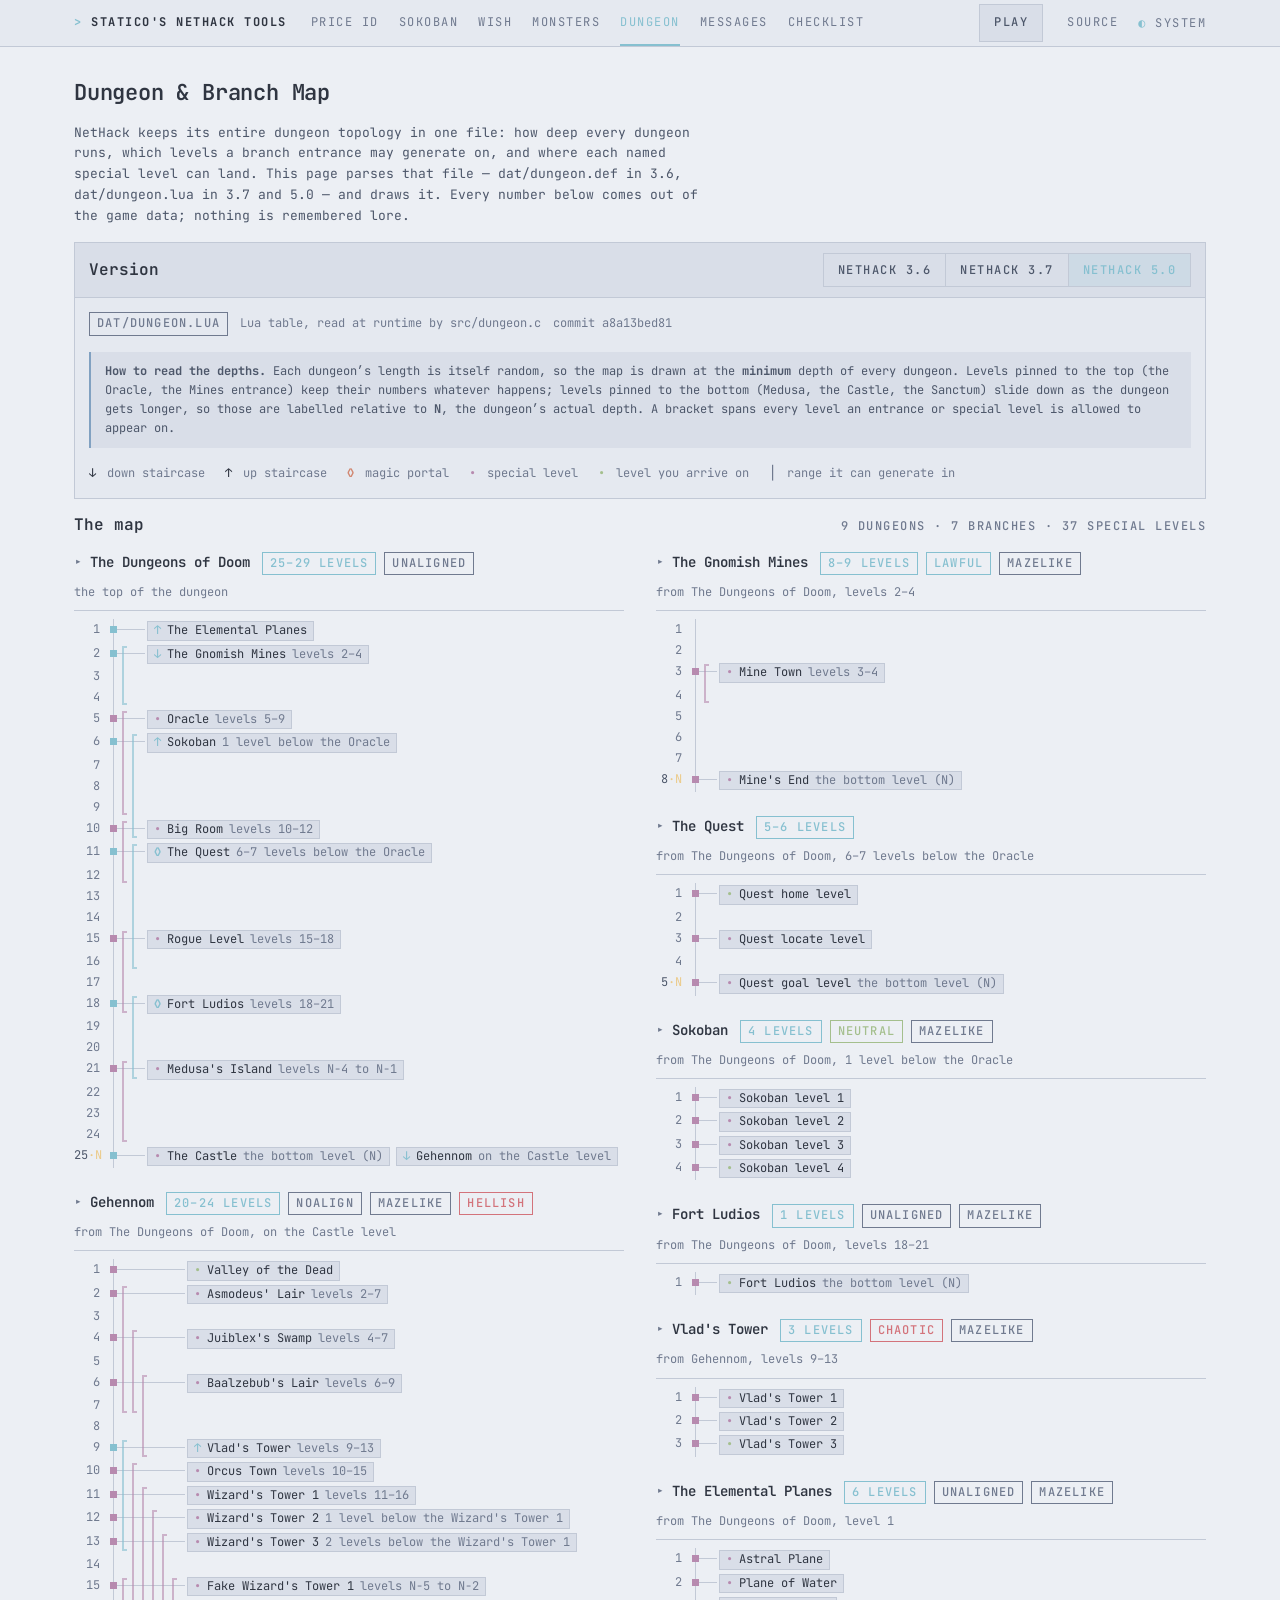
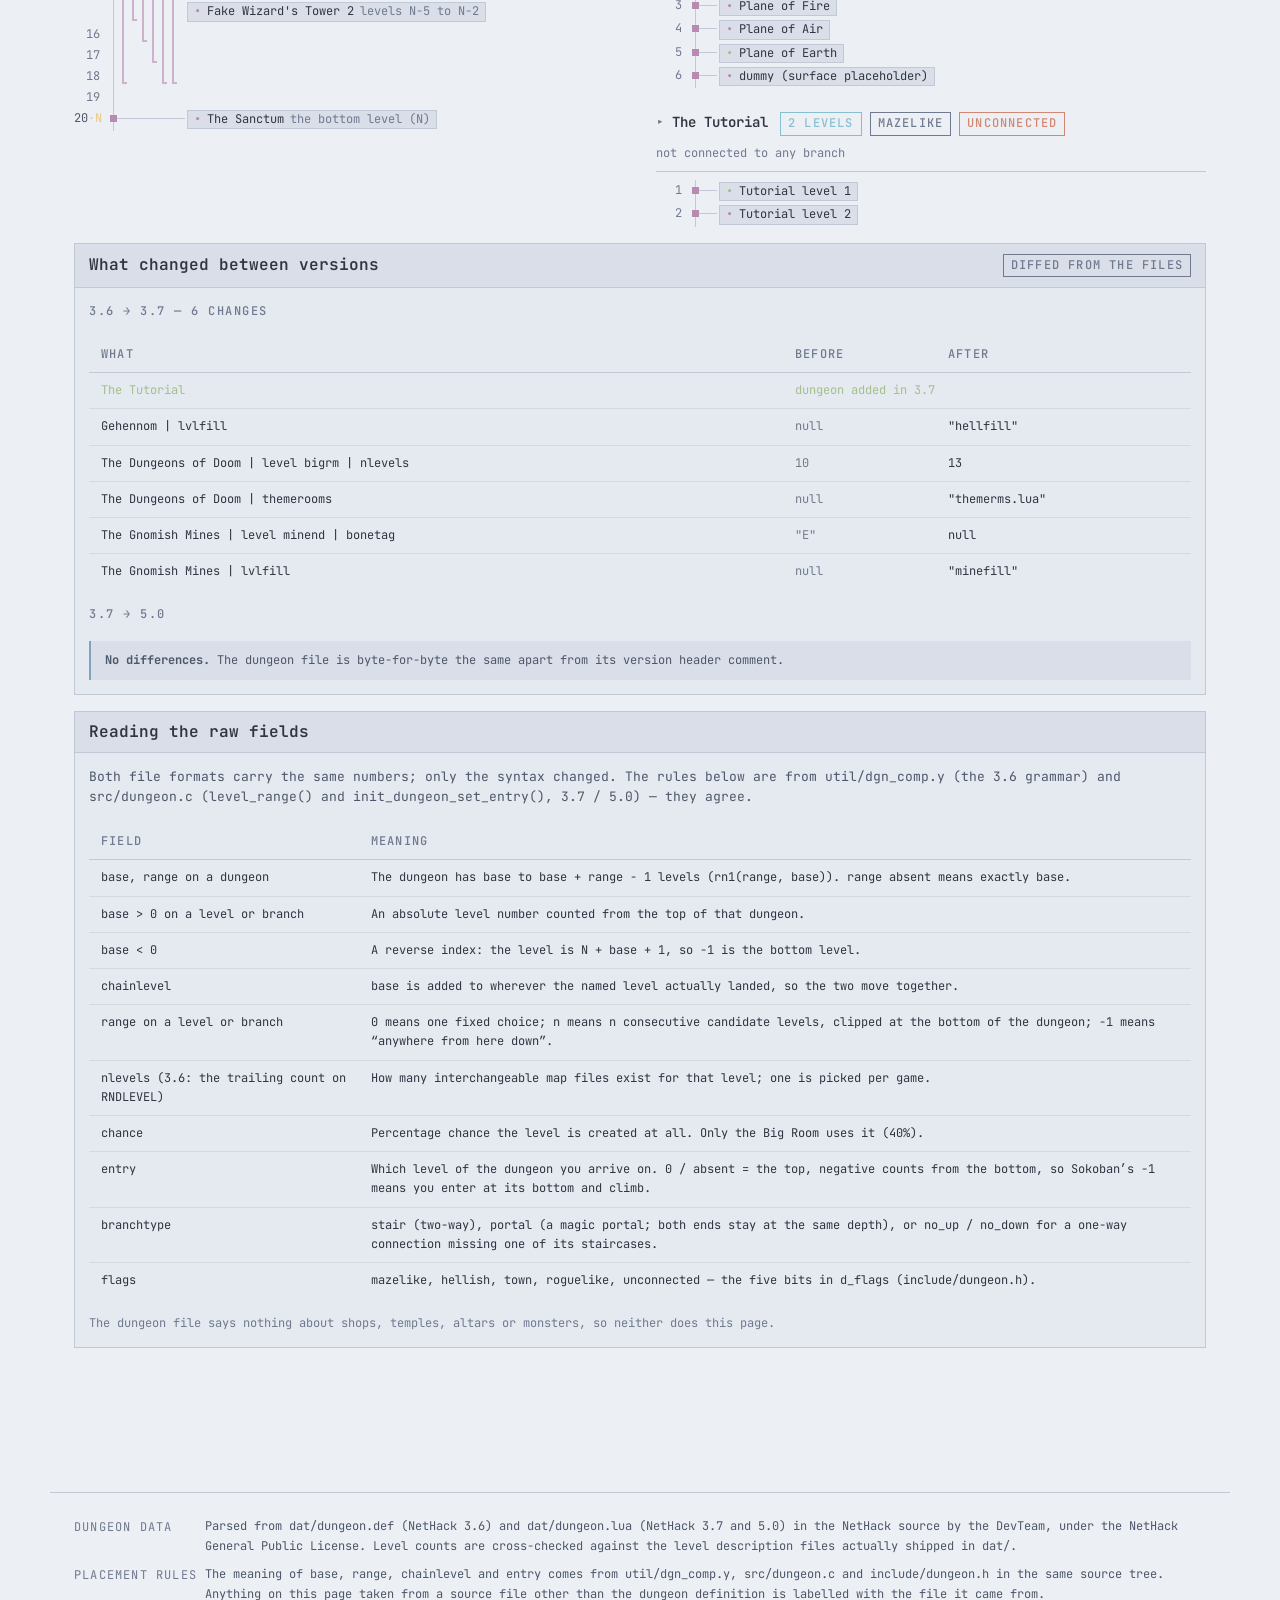
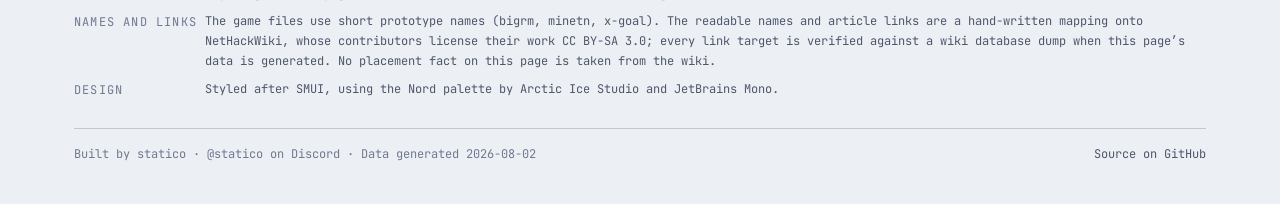
<file: dungeon.html>
<!doctype html>
<html lang="en"><head>
<meta charset="utf-8"><meta name="viewport" content="width=device-width,initial-scale=1">
<title>Dungeon &amp; Branch Map — statico's NetHack Tools</title>
<meta name="description" content="Every NetHack dungeon and branch drawn as a vertical map: level counts, where each branch entrance generates, and where every special level can land — parsed straight out of dungeon.def (3.6) and dungeon.lua (3.7 / 5.0).">
<link rel="canonical" href="https://nethack.statico.io/dungeon">
<meta property="og:title" content="Dungeon &amp; Branch Map — statico&#39;s NetHack Tools">
<meta property="og:description" content="Vertical branch map of the NetHack dungeon: level ranges, branch entrances and special-level placement for 3.6, 3.7 and 5.0.">
<meta property="og:url" content="https://nethack.statico.io/dungeon"><meta property="og:type" content="website">
<meta property="og:site_name" content="statico&#39;s NetHack Tools">
<meta property="og:locale" content="en_US">
<meta property="og:image" content="https://nethack.statico.io/assets/og/dungeon.png">
<meta property="og:image:type" content="image/png">
<meta property="og:image:width" content="1200">
<meta property="og:image:height" content="630">
<meta property="og:image:alt" content="Dungeon &amp; Branch Map — statico&#x27;s NetHack Tools — social card for https://nethack.statico.io">
<meta name="twitter:card" content="summary_large_image">
<meta name="twitter:title" content="Dungeon &amp; Branch Map — statico&#39;s NetHack Tools">
<meta name="twitter:description" content="Vertical branch map of the NetHack dungeon: level ranges, branch entrances and special-level placement for 3.6, 3.7 and 5.0.">
<meta name="twitter:image" content="https://nethack.statico.io/assets/og/dungeon.png">
<meta name="twitter:image:alt" content="Dungeon &amp; Branch Map — statico&#x27;s NetHack Tools — social card for https://nethack.statico.io">
<link rel="icon" href="/favicon.svg" type="image/svg+xml">
<link rel="stylesheet" href="/assets/smui.css">
<script src="/assets/theme.js"></script>
<style>
  /* Diagram ------------------------------------------------------------- */
  .maps { display: grid; gap: calc(var(--step) * 6); grid-template-columns: minmax(0, 1fr); }
  @media (min-width: 980px) {
    /* Two balanced columns; a dungeon block must never be split across them. */
    .maps { display: block; columns: 2; column-gap: calc(var(--step) * 8); }
    .dgn { break-inside: avoid; margin-bottom: calc(var(--step) * 6); }
  }

  .dgn { --lw: 10px; }
  @media (max-width: 560px) { .dgn { --lw: 7px; } }

  .dgn-hd {
    display: flex; flex-wrap: wrap; align-items: baseline;
    gap: calc(var(--step) * 2) calc(var(--step) * 3);
    padding-bottom: calc(var(--step) * 2);
    border-bottom: 1px solid hsl(var(--line));
    margin-bottom: calc(var(--step) * 2);
  }
  button.dgn-title {
    font-family: var(--mono); font-size: 14px; font-weight: 600;
    color: hsl(var(--text-0)); background: none; border: 0; padding: 0;
    cursor: pointer; text-align: left;
  }
  button.dgn-title:hover { color: hsl(var(--frost-2)); }
  button.dgn-title[aria-expanded='true'] { color: hsl(var(--frost-2)); }
  button.dgn-title::before { content: '▸ '; color: hsl(var(--text-2)); }

  .map {
    display: grid;
    grid-template-columns:
      2.1rem 11px repeat(var(--lanes, 1), var(--lw)) minmax(0, 1fr);
    grid-template-rows: repeat(var(--rows, 1), minmax(21px, auto));
    align-items: start;
  }

  /* the dungeon's own vertical shaft */
  .rail {
    grid-column: 2; grid-row: 1 / -1;
    border-left: 1px solid hsl(var(--line));
    margin-left: 5px; height: 100%;
  }
  .rn {
    grid-column: 1; font-size: 12px; color: hsl(var(--text-2));
    text-align: right; padding-right: calc(var(--step) * 2);
    font-style: normal; line-height: 21px;
  }
  .rn.is-last { color: hsl(var(--text-1)); }
  .rn.is-last::after { content: '·N'; color: hsl(var(--yellow)); }

  /* node on the shaft, with a horizontal run out to the chips */
  .dot {
    grid-column: 2; position: relative;
    width: 7px; height: 7px; margin: 7px 0 0 2px;
    background: currentColor;
  }
  .dot::after {
    content: ''; position: absolute; left: 7px; top: 3px;
    width: calc(var(--lanes, 1) * var(--lw) + 8px);
    border-top: 1px solid hsl(var(--line));
  }
  .k-branch { color: hsl(var(--frost-2)); }
  .k-level  { color: hsl(var(--purple)); }

  /* bracket showing the span of rows an entrance / level can generate in */
  .lane {
    width: 0; margin: 3px 0 3px 3px; align-self: stretch;
    border-left: 2px solid currentColor; position: relative; opacity: 0.6;
  }
  .lane::before, .lane::after {
    content: ''; position: absolute; left: -2px; width: 5px;
    border-top: 2px solid currentColor;
  }
  .lane::before { top: 0; }
  .lane::after  { bottom: 0; }

  .cell {
    grid-column: -2; display: flex; flex-wrap: wrap;
    gap: calc(var(--step) * 1.5); padding: 2px 0 2px calc(var(--step) * 2);
    min-width: 0;
  }

  button.chip {
    font-family: var(--mono); font-size: 12px; line-height: 1.45;
    background: hsl(var(--surface-2));
    border: 1px solid hsl(var(--line));
    color: hsl(var(--text-0));
    padding: 0 calc(var(--step) * 1.5);
    cursor: pointer; text-align: left;
    display: inline-flex; align-items: baseline; gap: calc(var(--step) * 1.5);
    max-width: 100%; min-width: 0;
  }
  button.chip:hover { border-color: hsl(var(--frost-2)); }
  button.chip[aria-expanded='true'] {
    border-color: hsl(var(--frost-2));
    background: hsl(var(--frost-2) / 0.16);
  }
  button.chip .ico { flex: 0 0 auto; font-weight: 700; }
  /* break-word, not anywhere: `anywhere` also shrinks the min-content width,
     which lets a narrow table column split "Oracle" into "Orac / le". */
  button.chip .nm  { min-width: 0; overflow-wrap: break-word; }
  button.chip .pl  { color: hsl(var(--text-2)); font-size: 12px; overflow-wrap: break-word; }
  button.chip.is-branch .ico { color: hsl(var(--frost-2)); }
  button.chip.is-level  .ico { color: hsl(var(--purple)); }
  button.chip.is-entry  .ico { color: hsl(var(--green)); }

  .legend { display: flex; flex-wrap: wrap; gap: calc(var(--step) * 2) calc(var(--step) * 5); font-size: 12px; }
  .legend b { font-weight: 700; margin-right: 4px; }

  /* Detail --------------------------------------------------------------- */
  #detail { scroll-margin-top: 58px; }
  #detail:focus { outline: none; }
  #detail:focus-visible { outline: 2px solid hsl(var(--frost-2)); outline-offset: 2px; }
  .kv { display: grid; grid-template-columns: max-content minmax(0, 1fr); gap: calc(var(--step) * 1.5) calc(var(--step) * 4); font-size: 12px; }
  .kv dt { color: hsl(var(--text-2)); font-size: 12px; text-transform: uppercase; letter-spacing: 1.2px; padding-top: 2px; white-space: nowrap; }
  .kv dd { margin: 0; color: hsl(var(--text-1)); }
  @media (max-width: 560px) {
    .kv { grid-template-columns: minmax(0, 1fr); gap: 0; }
    .kv dd { margin-bottom: calc(var(--step) * 2); }
  }
  .detail-cols { display: grid; gap: calc(var(--step) * 5); grid-template-columns: minmax(0, 1fr); }
  @media (min-width: 900px) { .detail-cols { grid-template-columns: minmax(0, 1fr) minmax(0, 1.1fr); } }

  code.proto { color: hsl(var(--frost-3)); }
  .diff-add td, .diff-add th { color: hsl(var(--green)); }
  .diff-del td, .diff-del th { color: hsl(var(--red)); }
</style>
</head><body>
<div id="nav"></div>

<main class="wrap page stack">

  <header class="stack">
    <h1>Dungeon &amp; Branch Map</h1>
    <p class="mid" style="max-width:80ch">
      NetHack keeps its entire dungeon topology in one file: how deep every dungeon runs, which levels a
      branch entrance may generate on, and where each named special level can land. This page parses that
      file &mdash; <code>dat/dungeon.def</code> in 3.6, <code>dat/dungeon.lua</code> in 3.7 and 5.0 &mdash;
      and draws it. Every number below comes out of the game data; nothing is remembered lore.
    </p>
  </header>

  <section class="card">
    <div class="card-hd">
      <h2>Version</h2>
      <span class="row" style="gap:calc(var(--step)*3)">
        <span class="seg" id="verSeg" role="group" aria-label="NetHack version"></span>
      </span>
    </div>
    <div class="card-bd stack">
      <div class="row small dim" id="verMeta"></div>
      <div class="note">
        <b>How to read the depths.</b> Each dungeon&rsquo;s length is itself random, so the map is drawn at
        the <b>minimum</b> depth of every dungeon. Levels pinned to the top (the Oracle, the Mines entrance)
        keep their numbers whatever happens; levels pinned to the bottom (Medusa, the Castle, the Sanctum)
        slide down as the dungeon gets longer, so those are labelled relative to <b>N</b>, the dungeon&rsquo;s
        actual depth. A bracket spans every level an entrance or special level is allowed to appear on.
      </div>
      <div class="legend dim">
        <span><b class="g-stair">&darr;</b> down staircase</span>
        <span><b class="g-stair">&uarr;</b> up staircase</span>
        <span><b class="g-door">&loz;</b> magic portal</span>
        <span><b class="g-prize">&bull;</b> special level</span>
        <span><b class="g-hero">&bull;</b> level you arrive on</span>
        <span><b class="dim">&#9474;</b> range it can generate in</span>
      </div>
    </div>
  </section>

  <section class="stack">
    <div class="spread">
      <h2>The map</h2>
      <span class="label" id="mapCount"></span>
    </div>
    <div class="maps" id="maps">
      <div class="empty">Loading dungeon data&hellip;</div>
    </div>
  </section>

  <section class="card card-glow" id="detail" role="region" tabindex="-1" hidden></section>

  <section class="card">
    <div class="card-hd">
      <h2>What changed between versions</h2>
      <span class="badge b-dim">Diffed from the files</span>
    </div>
    <div class="card-bd stack" id="diffs"></div>
  </section>

  <section class="card">
    <div class="card-hd"><h2>Reading the raw fields</h2></div>
    <div class="card-bd stack">
      <p class="mid" style="margin-bottom:0">
        Both file formats carry the same numbers; only the syntax changed. The rules below are from
        <code>util/dgn_comp.y</code> (the 3.6 grammar) and <code>src/dungeon.c</code>
        (<code>level_range()</code> and <code>init_dungeon_set_entry()</code>, 3.7 / 5.0) &mdash; they agree.
      </p>
      <div class="tbl-scroll">
        <table class="tbl">
          <thead><tr><th>Field</th><th>Meaning</th></tr></thead>
          <tbody>
            <tr><td><code>base</code>, <code>range</code> on a dungeon</td>
                <td>The dungeon has <code>base</code> to <code>base + range - 1</code> levels
                    (<code>rn1(range, base)</code>). <code>range</code> absent means exactly <code>base</code>.</td></tr>
            <tr><td><code>base</code> &gt; 0 on a level or branch</td>
                <td>An absolute level number counted from the top of that dungeon.</td></tr>
            <tr><td><code>base</code> &lt; 0</td>
                <td>A reverse index: the level is <code>N + base + 1</code>, so <code>-1</code> is the bottom level.</td></tr>
            <tr><td><code>chainlevel</code></td>
                <td><code>base</code> is added to wherever the named level actually landed, so the two move together.</td></tr>
            <tr><td><code>range</code> on a level or branch</td>
                <td><code>0</code> means one fixed choice; <code>n</code> means <code>n</code> consecutive candidate
                    levels, clipped at the bottom of the dungeon; <code>-1</code> means &ldquo;anywhere from here
                    down&rdquo;.</td></tr>
            <tr><td><code>nlevels</code> (3.6: the trailing count on <code>RNDLEVEL</code>)</td>
                <td>How many interchangeable map files exist for that level; one is picked per game.</td></tr>
            <tr><td><code>chance</code></td>
                <td>Percentage chance the level is created at all. Only the Big Room uses it (40%).</td></tr>
            <tr><td><code>entry</code></td>
                <td>Which level of the dungeon you arrive on. <code>0</code> / absent = the top,
                    negative counts from the bottom, so Sokoban&rsquo;s <code>-1</code> means you enter at
                    its bottom and climb.</td></tr>
            <tr><td><code>branchtype</code></td>
                <td><code>stair</code> (two-way), <code>portal</code> (a magic portal; both ends stay at the same
                    depth), or <code>no_up</code> / <code>no_down</code> for a one-way connection missing one
                    of its staircases.</td></tr>
            <tr><td>flags</td>
                <td><code>mazelike</code>, <code>hellish</code>, <code>town</code>, <code>roguelike</code>,
                    <code>unconnected</code> &mdash; the five bits in <code>d_flags</code>
                    (<code>include/dungeon.h</code>).</td></tr>
          </tbody>
        </table>
      </div>
      <p class="small dim" style="margin-bottom:0">
        The dungeon file says nothing about shops, temples, altars or monsters, so neither does this page.
      </p>
    </div>
  </section>

</main>

<footer class="footer wrap credits">
  <dl>
    <dt>Dungeon data</dt>
    <dd>
      Parsed from <code>dat/dungeon.def</code> (NetHack 3.6) and <code>dat/dungeon.lua</code>
      (NetHack 3.7 and 5.0) in the
      <a href="https://github.com/NetHack/NetHack" rel="noopener">NetHack source</a>
      by the DevTeam, under the
      <a href="https://www.nethack.org/common/license.html" rel="noopener">NetHack General Public License</a>.
      Level counts are cross-checked against the level description files actually shipped in <code>dat/</code>.
    </dd>

    <dt>Placement rules</dt>
    <dd>
      The meaning of <code>base</code>, <code>range</code>, <code>chainlevel</code> and <code>entry</code>
      comes from <code>util/dgn_comp.y</code>, <code>src/dungeon.c</code> and <code>include/dungeon.h</code>
      in the same source tree. Anything on this page taken from a source file other than the dungeon
      definition is labelled with the file it came from.
    </dd>

    <dt>Names and links</dt>
    <dd>
      The game files use short prototype names (<code>bigrm</code>, <code>minetn</code>, <code>x-goal</code>).
      The readable names and article links are a hand-written mapping onto
      <a href="https://nethackwiki.com/" rel="noopener">NetHackWiki</a>, whose contributors license their
      work <a href="https://creativecommons.org/licenses/by-sa/3.0/" rel="noopener">CC BY-SA 3.0</a>;
      every link target is verified against a wiki database dump when this page&rsquo;s data is generated.
      No placement fact on this page is taken from the wiki.
    </dd>

    <dt>Design</dt>
    <dd>
      Styled after <a href="https://smui.statico.io/" rel="noopener">SMUI</a>, using the
      <a href="https://www.nordtheme.com/" rel="noopener">Nord</a> palette by Arctic Ice Studio
      and <a href="https://www.jetbrains.com/lp/mono/" rel="noopener">JetBrains Mono</a>.
    </dd>
  </dl>

  <div class="meta-bar">
    <span>Built by statico &middot; <code>@statico</code> on Discord &middot; <span class="dim" id="gen"></span></span>
    <span class="links">
      <a href="https://github.com/statico/nethack-tools" rel="noopener">Source on GitHub</a>
    </span>
  </div>
</footer>

<script src="/assets/nav.js"></script>
<script>
(function () {
  'use strict';

  var WIKI = 'https://nethackwiki.com/wiki/';

  var state = { data: null, version: null, open: null };

  var elMaps   = document.getElementById('maps');
  var elSeg    = document.getElementById('verSeg');
  var elMeta   = document.getElementById('verMeta');
  var elCount  = document.getElementById('mapCount');
  var elDetail = document.getElementById('detail');
  var elDiffs  = document.getElementById('diffs');
  var elGen    = document.getElementById('gen');

  /* -- helpers ---------------------------------------------------------- */

  function esc(s) {
    return String(s).replace(/[&<>"']/g, function (c) {
      return { '&': '&amp;', '<': '&lt;', '>': '&gt;', '"': '&quot;', "'": '&#39;' }[c];
    });
  }

  function wikiLink(page, text) {
    if (!page) return esc(text);
    var url = WIKI + encodeURI(String(page).replace(/ /g, '_'));
    return '<a class="wiki" href="' + esc(url) + '" target="_blank" rel="noopener">' +
           esc(text) + '</a>';
  }

  function ver() { return state.data.versions[state.version]; }

  function dungeonsOf(v) { return v.dungeons; }

  function findDungeon(name) {
    var list = dungeonsOf(ver());
    for (var i = 0; i < list.length; i++) if (list[i].name === name) return list[i];
    return null;
  }

  function findLevel(dname, lname) {
    var d = findDungeon(dname);
    if (!d) return null;
    for (var i = 0; i < d.levels.length; i++) if (d.levels[i].name === lname) return d.levels[i];
    return null;
  }

  function findBranch(dname, bname) {
    var d = findDungeon(dname);
    if (!d) return null;
    for (var i = 0; i < d.branches.length; i++) if (d.branches[i].name === bname) return d.branches[i];
    return null;
  }

  // ↓ / ↑ for staircases, ◊ for a magic portal.
  function branchIcon(br) {
    if (br.branchtype === 'portal') return '&loz;';
    return br.direction === 'up' ? '&uarr;' : '&darr;';
  }

  function flagBadges(flags) {
    var COLOR = {
      hellish: 'b-red', mazelike: 'b-dim', town: 'b-green',
      roguelike: 'b-yellow', unconnected: 'b-orange'
    };
    return (flags || []).map(function (f) {
      return '<span class="badge ' + (COLOR[f] || 'b-dim') + '">' + esc(f) + '</span>';
    }).join(' ');
  }

  function alignBadge(a) {
    if (!a) return '';
    var COLOR = { lawful: 'b-frost', neutral: 'b-green', chaotic: 'b-red' };
    return '<span class="badge ' + (COLOR[a] || 'b-dim') + '">' + esc(a) + '</span>';
  }

  var SEP = '~';

  function key(kind, dungeon, name) {
    return [kind, dungeon, name].map(encodeURIComponent).join(SEP);
  }

  /* -- diagram ---------------------------------------------------------- */

  // Greedy interval packing so overlapping brackets get their own column
  // instead of drawing on top of each other.
  function assignLanes(items) {
    var ends = [];
    items.slice().sort(function (a, b) { return (a.lo - b.lo) || (a.hi - b.hi); })
      .forEach(function (it) {
        for (var i = 0; i < ends.length; i++) {
          if (ends[i] < it.lo) { ends[i] = it.hi; it.lane = i; return; }
        }
        it.lane = ends.length;
        ends.push(it.hi);
      });
    return Math.max(1, ends.length);
  }

  function chipHtml(it) {
    var pressed = state.open === it.key ? 'true' : 'false';
    return '<button type="button" class="chip ' + it.cls + '" data-key="' + esc(it.key) + '"' +
           ' aria-expanded="' + pressed + '" aria-controls="detail">' +
             '<span class="ico" aria-hidden="true">' + it.ico + '</span>' +
             '<span class="nm">' + esc(it.label) + '</span>' +
             (it.sub ? '<span class="pl">' + esc(it.sub) + '</span>' : '') +
           '</button>';
  }

  // A top-anchored single level is already labelled by the row number in the
  // gutter, so repeating "level 7" on the chip is noise. Everything else --
  // ranges, bottom-anchored levels, chained ones -- keeps its wording.
  function subText(x) {
    return (x.anchor === 'top' && x.rows[0] === x.rows[1]) ? '' : x.placement;
  }

  function dungeonHtml(d) {
    var rows = d.nominal_levels;
    var items = [];

    d.levels.forEach(function (lv) {
      items.push({
        kind: 'level', lo: lv.rows[0], hi: lv.rows[1],
        key: key('level', d.name, lv.name),
        cls: 'is-level' + (lv.is_entry ? ' is-entry' : ''),
        ico: '&bull;', label: lv.display, sub: subText(lv),
        laneCls: 'k-level'
      });
    });
    d.branches.forEach(function (br) {
      items.push({
        kind: 'branch', lo: br.rows[0], hi: br.rows[1],
        key: key('branch', d.name, br.name),
        cls: 'is-branch', ico: branchIcon(br),
        label: br.display, sub: subText(br),
        laneCls: 'k-branch'
      });
    });

    var spans = items.filter(function (it) { return it.hi > it.lo; });
    var lanes = assignLanes(spans);

    var parts = ['<i class="rail"></i>'];
    var byRow = {};
    items.forEach(function (it) {
      (byRow[it.lo] = byRow[it.lo] || []).push(it);
    });

    for (var r = 1; r <= rows; r++) {
      // Only dungeons with a random length need the "= N" marker; a fixed-depth
      // dungeon's bottom row number is simply the truth.
      parts.push('<i class="rn' + (r === rows && d.range ? ' is-last' : '') +
                 '" style="grid-row:' + r + '">' + r + '</i>');
      var here = byRow[r];
      if (!here) continue;
      var hasBranch = here.some(function (it) { return it.kind === 'branch'; });
      parts.push('<i class="dot ' + (hasBranch ? 'k-branch' : 'k-level') +
                 '" style="grid-row:' + r + '"></i>');
      parts.push('<div class="cell" style="grid-row:' + r + '">' +
                 here.map(chipHtml).join('') + '</div>');
    }

    spans.forEach(function (it) {
      parts.push('<i class="lane ' + it.laneCls + '" style="grid-row:' + it.lo + '/' +
                 (it.hi + 1) + ';grid-column:' + (3 + it.lane) + '"></i>');
    });

    var entry = d.entered_by[0];
    var head = '<div class="dgn-hd">' +
      '<button type="button" class="dgn-title" data-key="' + esc(key('dungeon', d.name, '')) + '"' +
        ' aria-expanded="' + (state.open === key('dungeon', d.name, '') ? 'true' : 'false') + '"' +
        ' aria-controls="detail">' + esc(d.display) + '</button>' +
      '<span class="row" style="gap:calc(var(--step)*2)">' +
        '<span class="badge b-frost">' + esc(d.size_text) + ' levels</span>' +
        alignBadge(d.alignment) + flagBadges(d.flags) +
      '</span>' +
      (entry
        ? '<span class="small dim" style="flex-basis:100%">from ' + esc(entry.from_display) +
          ', ' + esc(entry.placement) + '</span>'
        : '<span class="small dim" style="flex-basis:100%">' +
          (d.flags.indexOf('unconnected') >= 0
            ? 'not connected to any branch'
            : 'the top of the dungeon') + '</span>') +
      '</div>';

    return '<div class="dgn" style="--rows:' + rows + ';--lanes:' + lanes + '">' + head +
           '<div class="map">' + parts.join('') + '</div></div>';
  }

  function renderMaps() {
    var list = dungeonsOf(ver());
    elMaps.innerHTML = list.map(dungeonHtml).join('');
    var nl = 0, nb = 0;
    list.forEach(function (d) { nl += d.levels.length; nb += d.branches.length; });
    elCount.textContent = list.length + ' dungeons · ' + nb + ' branches · ' + nl + ' special levels';
  }

  /* -- detail ----------------------------------------------------------- */

  function row(k, v) {
    return v == null || v === '' ? '' : '<dt>' + esc(k) + '</dt><dd>' + v + '</dd>';
  }

  function levelTable(d) {
    if (!d.levels.length) return '<div class="empty">No named special levels.</div>';
    return '<div class="tbl-scroll"><table class="tbl">' +
      '<thead><tr><th>Level</th><th>Where</th><th>Maps</th><th>Notes</th></tr></thead><tbody>' +
      d.levels.map(function (lv) {
        var notes = [];
        if (lv.chance !== 100) notes.push(lv.chance + '% chance');
        if (lv.is_entry) notes.push('you arrive here');
        return '<tr>' +
          '<td><button type="button" class="chip is-level" data-key="' + esc(key('level', d.name, lv.name)) +
            '" aria-controls="detail"><span class="ico" aria-hidden="true">&bull;</span>' +
            '<span class="nm">' + esc(lv.display) + '</span></button><br>' +
            '<code class="proto small">' + esc(lv.name) + '</code></td>' +
          '<td>' + esc(lv.placement) + '</td>' +
          '<td>' + (lv.nlevels ? lv.nlevels : 1) + '</td>' +
          '<td class="small dim">' + [alignBadge(lv.alignment), flagBadges(lv.flags),
                                      esc(notes.join(', '))].filter(Boolean).join(' ') + '</td>' +
        '</tr>';
      }).join('') + '</tbody></table></div>';
  }

  function branchTable(d) {
    if (!d.branches.length) return '';
    return '<div class="tbl-scroll"><table class="tbl">' +
      '<thead><tr><th>Branch</th><th>Entrance</th><th>Kind</th></tr></thead><tbody>' +
      d.branches.map(function (br) {
        return '<tr>' +
          '<td><button type="button" class="chip is-branch" data-key="' + esc(key('branch', d.name, br.name)) +
            '" aria-controls="detail"><span class="ico" aria-hidden="true">' + branchIcon(br) +
            '</span><span class="nm">' + esc(br.display) + '</span></button></td>' +
          '<td>' + esc(br.placement) + '</td>' +
          '<td class="small dim">' + esc(br.branchtype) + ' / ' + esc(br.direction) + '</td>' +
        '</tr>';
      }).join('') + '</tbody></table></div>';
  }

  function notesFor(name) {
    return (ver().notes || []).filter(function (n) { return n.dungeon === name; })
      .map(function (n) {
        return '<div class="note note-warn"><b>' + esc(n.title) + '.</b> ' + esc(n.text) +
               ' <span class="dim">Source: ' + esc(n.source) + '.</span></div>';
      }).join('');
  }

  function dungeonDetail(d) {
    var e = d.entered_by[0];
    return {
      title: d.display,
      badges: '<span class="badge b-frost">' + esc(d.size_text) + ' levels</span>' +
              alignBadge(d.alignment) + flagBadges(d.flags),
      body:
        '<div class="detail-cols">' +
          '<div class="stack">' +
            '<dl class="kv">' +
              row('Depth', esc(d.size_text) + ' levels' +
                  (d.range ? ' <span class="dim">(base ' + d.base + ', range ' + d.range + ')</span>'
                           : ' <span class="dim">(fixed)</span>')) +
              row('Entrance', e
                ? esc(e.placement) + ' of ' + esc(e.from_display) + ' &mdash; ' +
                  esc(e.branchtype) + ', ' + esc(e.direction)
                : (d.flags.indexOf('unconnected') >= 0
                    ? 'none &mdash; flagged <code>unconnected</code>'
                    : 'none &mdash; this is where the game starts')) +
              row('You arrive on', esc(d.entry_text)) +
              row('Alignment', d.alignment ? esc(d.alignment) : null) +
              row('Flags', d.flags.length ? flagBadges(d.flags) : '<span class="dim">none</span>') +
              row('Bones tag', d.bonetag ? '<code>' + esc(d.bonetag) + '</code>' : null) +
              row('Proto file', d.protofile ? '<code>' + esc(d.protofile) + '</code>' : null) +
              row('Filler level', d.lvlfill ? '<code>' + esc(d.lvlfill) + '.lua</code>' : null) +
              row('Themed rooms', d.themerooms ? '<code>' + esc(d.themerooms) + '</code>' : null) +
              row('Wiki', d.page ? wikiLink(d.page, d.page + ' ↗') : null) +
            '</dl>' +
            notesFor(d.name) +
            branchTable(d) +
          '</div>' +
          '<div class="stack">' +
            '<div class="label">Special levels</div>' +
            levelTable(d) +
          '</div>' +
        '</div>'
    };
  }

  function levelDetail(d, lv) {
    var notes = [];
    if (lv.chance !== 100) notes.push('Created only ' + lv.chance + '% of the time.');
    if (lv.nlevels > 1) notes.push('One of ' + lv.nlevels + ' interchangeable maps (' +
                                   lv.name + '-1 … ' + lv.name + '-' + lv.nlevels + ').');
    if (lv.is_entry) notes.push('This is the level you arrive on when you enter ' + d.display + '.');
    if (lv.chainlevel) notes.push('Placed relative to the ' + lv.chainlevel + ' level, so the two always ' +
                                  'keep the same spacing.');
    return {
      title: lv.display,
      badges: '<span class="badge b-purple">' + esc(d.display) + '</span>' +
              alignBadge(lv.alignment) + flagBadges(lv.flags),
      body:
        '<dl class="kv">' +
          row('Prototype', '<code class="proto">' + esc(lv.name) + '</code>') +
          row('Dungeon', '<button type="button" class="chip" data-key="' +
              esc(key('dungeon', d.name, '')) + '" aria-controls="detail"><span class="nm">' +
              esc(d.display) + '</span></button>') +
          row('Placement', esc(lv.placement) +
              ' <span class="dim">(base ' + lv.base + ', range ' + lv.range +
              (lv.chainlevel ? ', chained to ' + esc(lv.chainlevel) : '') + ')</span>') +
          row('Drawn on', lv.rows[0] === lv.rows[1]
              ? 'row ' + lv.rows[0] : 'rows ' + lv.rows[0] + '–' + lv.rows[1]) +
          row('Map variants', String(lv.nlevels || 1)) +
          row('Alignment', lv.alignment ? esc(lv.alignment) : null) +
          row('Flags', lv.flags.length ? flagBadges(lv.flags) : '<span class="dim">none</span>') +
          row('Bones tag', lv.bonetag ? '<code>' + esc(lv.bonetag) + '</code>' :
              '<span class="dim">none &mdash; no bones files here</span>') +
          row('Wiki', lv.page ? wikiLink(lv.page, lv.page + ' ↗') : null) +
        '</dl>' +
        (notes.length ? '<div class="note" style="margin-top:calc(var(--step)*4)">' +
                        esc(notes.join(' ')) + '</div>' : '')
    };
  }

  function branchDetail(d, br) {
    var tgt = findDungeon(br.name);
    return {
      title: d.display + ' → ' + br.display,
      badges: '<span class="badge b-frost">' + esc(br.branchtype) + '</span>' +
              '<span class="badge b-dim">' + esc(br.direction) + '</span>',
      body:
        '<dl class="kv">' +
          row('Entrance', esc(br.placement) + ' of ' + esc(d.display) +
              ' <span class="dim">(base ' + br.base + ', range ' + br.range +
              (br.chainlevel ? ', chained to ' + esc(br.chainlevel) : '') + ')</span>') +
          row('Direction', esc(br.direction) === 'up'
              ? 'up &mdash; you climb out of ' + esc(d.display)
              : 'down &mdash; you descend out of ' + esc(d.display)) +
          row('Connection', '<code>' + esc(br.branchtype) + '</code> &mdash; ' + esc(br.type_note)) +
          row('Leads to', tgt
              ? '<button type="button" class="chip" data-key="' + esc(key('dungeon', tgt.name, '')) +
                '" aria-controls="detail"><span class="nm">' + esc(tgt.display) + '</span></button> ' +
                '<span class="dim">' + esc(tgt.size_text) + ' levels; you arrive on ' +
                esc(tgt.entry_text) + '</span>'
              : null) +
          row('Wiki', tgt && tgt.page ? wikiLink(tgt.page, tgt.page + ' ↗') : null) +
        '</dl>'
    };
  }

  function hide() { elDetail.hidden = true; elDetail.innerHTML = ''; }

  // Never re-enters render(): if the selection does not exist in the current
  // version it just drops it, and the caller's render pass has already drawn
  // the maps without any chip pressed.
  function renderDetail() {
    if (!state.open) { hide(); return; }
    var parts = state.open.split(SEP).map(decodeURIComponent);
    var kind = parts[0], dname = parts[1], name = parts[2];
    var d = findDungeon(dname);
    if (!d) { state.open = null; hide(); return; }

    var view = null;
    if (kind === 'dungeon') view = dungeonDetail(d);
    else if (kind === 'level') {
      var lv = findLevel(dname, name);
      view = lv ? levelDetail(d, lv) : null;
    } else if (kind === 'branch') {
      var br = findBranch(dname, name);
      view = br ? branchDetail(d, br) : null;
    }
    if (!view) { state.open = null; hide(); return; }

    elDetail.innerHTML =
      '<div class="card-hd">' +
        '<h2 id="detailTitle">' + esc(view.title) + '</h2>' +
        '<span class="row" style="gap:calc(var(--step)*2)">' + view.badges +
          '<button type="button" class="btn" id="detailClose">Close</button></span>' +
      '</div>' +
      '<div class="card-bd">' + view.body + '</div>';
    elDetail.setAttribute('aria-labelledby', 'detailTitle');
    elDetail.hidden = false;
    var close = document.getElementById('detailClose');
    if (close) close.addEventListener('click', function () { closeDetail(true); });
  }

  // One render pass, then one hash write, always in that order — renderDetail()
  // may clear state.open, and the hash has to reflect what is actually shown.
  function render() {
    renderSeg();
    renderMeta();
    renderMaps();
    renderDetail();
  }

  function syncHash() {
    if (!history.replaceState) return;
    history.replaceState(null, '', location.pathname + location.search +
      '#' + state.version + (state.open ? SEP + state.open : ''));
  }

  function openDetail(k, scroll) {
    state.open = k;
    render();
    syncHash();
    if (elDetail.hidden || scroll === false) return;
    var reduce = window.matchMedia && window.matchMedia('(prefers-reduced-motion: reduce)').matches;
    elDetail.scrollIntoView({ behavior: reduce ? 'auto' : 'smooth', block: 'start' });
    elDetail.focus({ preventScroll: true });
  }

  function closeDetail(refocus) {
    var prev = state.open;
    state.open = null;
    render();
    syncHash();
    if (refocus && prev) {
      var b = elMaps.querySelector('[data-key="' + prev.replace(/"/g, '\\"') + '"]');
      if (b) b.focus();
    }
  }

  /* -- versions --------------------------------------------------------- */

  function renderSeg() {
    elSeg.innerHTML = state.data.version_order.map(function (v) {
      return '<button type="button" class="btn" data-ver="' + esc(v) + '"' +
             ' aria-pressed="' + (v === state.version ? 'true' : 'false') + '">' +
             esc(state.data.versions[v].label) + '</button>';
    }).join('');
  }

  function renderMeta() {
    var v = ver();
    elMeta.innerHTML =
      '<span class="badge b-dim">' + esc(v.source_file) + '</span>' +
      '<span>' + esc(v.source_format) + '</span>' +
      '<span class="dim">commit <code>' + esc(v.commit.slice(0, 10)) + '</code></span>';
  }

  function diffTable(label, items) {
    if (!items.length) {
      return '<div class="stack"><div class="label">' + esc(label) + '</div>' +
             '<div class="note"><b>No differences.</b> The dungeon file is byte-for-byte the same ' +
             'apart from its version header comment.</div></div>';
    }
    return '<div class="stack"><div class="label">' + esc(label) + ' &mdash; ' + items.length +
      ' change' + (items.length === 1 ? '' : 's') + '</div>' +
      '<div class="tbl-scroll"><table class="tbl">' +
      '<thead><tr><th>What</th><th>Before</th><th>After</th></tr></thead><tbody>' +
      items.map(function (it) {
        if (it.kind === 'changed') {
          return '<tr><td>' + esc(it.path) + '</td>' +
                 '<td class="dim">' + esc(JSON.stringify(it.from)) + '</td>' +
                 '<td>' + esc(JSON.stringify(it.to)) + '</td></tr>';
        }
        var cls = it.kind === 'added' ? 'diff-add' : 'diff-del';
        return '<tr class="' + cls + '"><td>' + esc(it.path) + '</td>' +
               '<td colspan="2">' + esc(it.detail) + '</td></tr>';
      }).join('') + '</tbody></table></div></div>';
  }

  function renderDiffs() {
    var order = state.data.version_order;
    var out = [];
    for (var i = 0; i < order.length - 1; i++) {
      var k = order[i] + '->' + order[i + 1];
      out.push(diffTable(order[i] + ' → ' + order[i + 1], state.data.diffs[k] || []));
    }
    elDiffs.innerHTML = out.join('');
  }

  /* -- events ----------------------------------------------------------- */

  elSeg.addEventListener('click', function (e) {
    var b = e.target.closest && e.target.closest('button[data-ver]');
    if (!b) return;
    var v = b.getAttribute('data-ver');
    if (!state.data.versions[v] || v === state.version) return;
    // The current selection is kept across the switch when the other version
    // still has it (renderDetail drops it otherwise).
    state.version = v;
    render();
    syncHash();
  });

  function onPick(e) {
    var b = e.target.closest && e.target.closest('[data-key]');
    if (!b) return;
    var k = b.getAttribute('data-key');
    if (state.open === k) closeDetail(true); else openDetail(k);
  }

  elMaps.addEventListener('click', onPick);
  elDetail.addEventListener('click', onPick);

  document.addEventListener('keydown', function (e) {
    if (e.key === 'Escape' && state.open) closeDetail(true);
  });

  /* -- boot ------------------------------------------------------------- */

  // '#<version>~<kind>~<dungeon>~<name>'. '~' is left alone by
  // encodeURIComponent, so the separator can never collide with an encoded name.
  function fromHash() {
    var h = (location.hash || '').replace(/^#/, '');
    if (!h) return null;
    var i = h.indexOf(SEP);
    return i < 0 ? { v: h, k: null } : { v: h.slice(0, i), k: h.slice(i + 1) };
  }

  fetch('/data/dungeon.json')
    .then(function (r) {
      if (!r.ok) throw new Error('HTTP ' + r.status);
      return r.json();
    })
    .then(function (data) {
      state.data = data;
      if (elGen && data.generated) elGen.textContent = 'Data generated ' + data.generated;

      var order = data.version_order || [];
      if (!order.length) throw new Error('no versions in data');
      var h = fromHash();
      state.version = (h && data.versions[h.v]) ? h.v : order[order.length - 1];
      state.open = h ? h.k : null;

      render();
      renderDiffs();
      syncHash();

      // Back/forward over our own replaceState writes, and hand-edited hashes.
      window.addEventListener('hashchange', function () {
        var n = fromHash();
        var v = (n && state.data.versions[n.v]) ? n.v : state.version;
        var k = n ? (n.k || null) : null;
        if (v === state.version && k === state.open) return;
        state.version = v;
        state.open = k;
        render();
        syncHash();
      });
    })
    .catch(function (err) {
      elMaps.innerHTML = '<div class="empty">Could not load <code>/data/dungeon.json</code> &mdash; ' +
                         esc(err.message) + '</div>';
    });

  // Exposed for verification only.
  window.__dungeon = { state: state, assignLanes: assignLanes };
})();
</script>
</body></html>
</file>
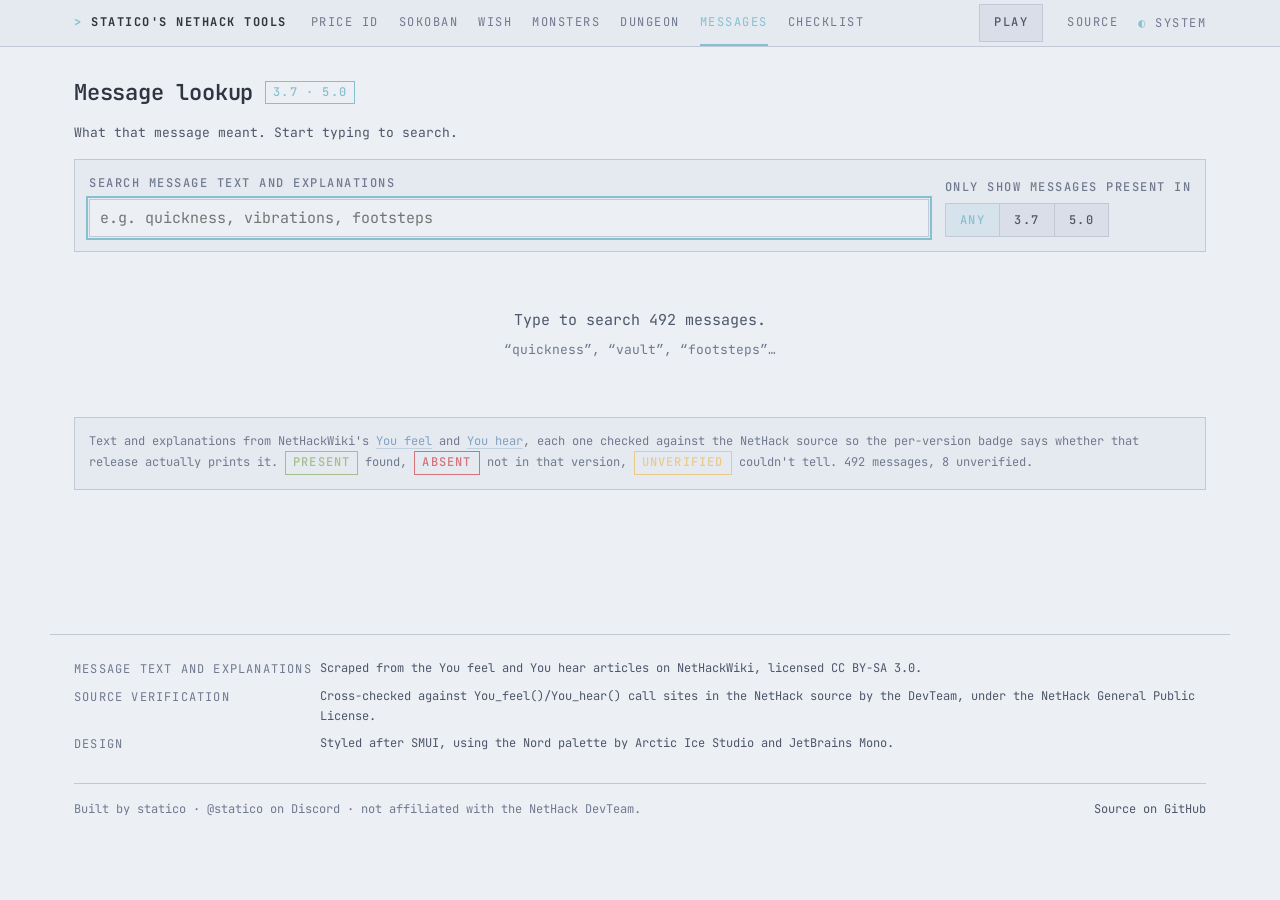
<file: messages.html>
<!doctype html>
<html lang="en"><head>
<meta charset="utf-8"><meta name="viewport" content="width=device-width,initial-scale=1">
<title>Message Lookup — statico's NetHack Tools</title>
<meta name="description" content="Search every &quot;You feel...&quot; and &quot;You hear...&quot; message in NetHack, with the exact source line that produces it and a present/absent/unverified badge for 3.7 and 5.0.">
<link rel="canonical" href="https://nethack.statico.io/messages">
<meta property="og:title" content="Message Lookup — statico&#39;s NetHack Tools">
<meta property="og:description" content="Search every &quot;You feel...&quot; and &quot;You hear...&quot; message in NetHack, with the source line and a present/absent/unverified badge for 3.7 and 5.0.">
<meta property="og:url" content="https://nethack.statico.io/messages"><meta property="og:type" content="website">
<meta property="og:site_name" content="statico&#39;s NetHack Tools">
<meta property="og:locale" content="en_US">
<meta property="og:image" content="https://nethack.statico.io/assets/og/messages.png">
<meta property="og:image:type" content="image/png">
<meta property="og:image:width" content="1200">
<meta property="og:image:height" content="630">
<meta property="og:image:alt" content="Message Lookup — statico&#x27;s NetHack Tools — social card for https://nethack.statico.io">
<meta name="twitter:card" content="summary_large_image">
<meta name="twitter:title" content="Message Lookup — statico&#39;s NetHack Tools">
<meta name="twitter:description" content="Search every &quot;You feel...&quot; and &quot;You hear...&quot; message in NetHack, with the source line and a present/absent/unverified badge for 3.7 and 5.0.">
<meta name="twitter:image" content="https://nethack.statico.io/assets/og/messages.png">
<meta name="twitter:image:alt" content="Message Lookup — statico&#x27;s NetHack Tools — social card for https://nethack.statico.io">
<link rel="icon" href="/favicon.svg" type="image/svg+xml">
<link rel="stylesheet" href="/assets/smui.css">
<script src="/assets/theme.js"></script>
<style>
  /* Page-local only. Colors come from smui.css custom properties. */
  .toolbar { display: flex; flex-wrap: wrap; gap: calc(var(--step) * 4); align-items: flex-end; }
  .searchwrap { flex: 2 1 280px; }
  .searchwrap input { font-size: 15px; }
  .field > .seg { align-self: flex-start; }

  .results { display: flex; flex-direction: column; gap: calc(var(--step) * 3); }
  .msg-card { border: 1px solid hsl(var(--line)); background: hsl(var(--surface-1)); }
  .msg-hd {
    display: flex; flex-wrap: wrap; align-items: baseline; justify-content: space-between;
    gap: calc(var(--step) * 2) calc(var(--step) * 4);
    padding: calc(var(--step) * 3) calc(var(--step) * 4);
    border-bottom: 1px solid hsl(var(--line));
  }
  .msg-text { font-family: 'JetBrains Mono', monospace; font-size: 14px; color: hsl(var(--text-0)); }
  .msg-text mark { background: hsl(var(--frost-3) / 0.4); color: inherit; padding: 0 1px; }
  .msg-badges { display: inline-flex; flex-wrap: wrap; gap: 4px; align-items: center; }
  .msg-bd { padding: calc(var(--step) * 3) calc(var(--step) * 4); display: flex; flex-direction: column; gap: calc(var(--step) * 2); }
  .msg-expl { font-size: 13px; color: hsl(var(--text-1)); }
  .msg-expl mark { background: hsl(var(--frost-3) / 0.4); color: inherit; padding: 0 1px; }
  .msg-expl a { color: hsl(var(--frost-2)); }
  .msg-wiki { font-size: 12px; }
  .msg-badges b { color: hsl(var(--text-2)); font-weight: 600; font-size: 12px; }

  .idle {
    text-align: center; padding: calc(var(--step) * 10) calc(var(--step) * 4);
    color: hsl(var(--text-2)); font-size: 13px;
  }
  .idle .big-hint { font-size: 15px; color: hsl(var(--text-1)); margin-bottom: calc(var(--step) * 2); }

  @media (max-width: 640px) {
    .toolbar .field { flex-basis: 100%; }
  }
</style>
</head><body>
<div id="nav"></div>

<main class="wrap page stack">

  <header class="stack">
    <div class="row">
      <h1>Message lookup</h1>
      <span class="badge b-frost">3.7 · 5.0</span>
    </div>
    <p class="mid" style="max-width:74ch">
      What that message meant. Start typing to search.
    </p>
  </header>

  <!-- ===================== search ===================== -->
  <section class="card card-glow">
    <div class="card-bd stack">
      <div class="toolbar">
        <div class="field searchwrap">
          <label class="label" for="q">Search message text and explanations</label>
          <input type="text" id="q" placeholder="e.g. quickness, vibrations, footsteps" autocomplete="off" autofocus>
        </div>
        <div class="field">
          <span class="label">Only show messages present in</span>
          <div class="seg" id="ver" role="group" aria-label="Version filter">
            <button class="btn" data-ver="any" aria-pressed="true">Any</button>
            <button class="btn" data-ver="3.7" aria-pressed="false">3.7</button>
            <button class="btn" data-ver="5.0" aria-pressed="false">5.0</button>
          </div>
        </div>
      </div>
    </div>
  </section>

  <!-- ===================== results ===================== -->
  <section>
    <div id="results" class="results"></div>
  </section>

  <!-- ===================== notes ===================== -->
  <section class="card">
    <div class="card-bd">
      <p class="small dim" style="margin:0">
        Text and explanations from NetHackWiki's
        <a href="https://nethackwiki.com/wiki/You_feel" class="wiki" rel="noopener">You feel</a> and
        <a href="https://nethackwiki.com/wiki/You_hear" class="wiki" rel="noopener">You hear</a>,
        each one checked against the NetHack source so the per-version badge says whether that
        release actually prints it. <span class="badge b-green">present</span> found,
        <span class="badge b-red">absent</span> not in that version,
        <span class="badge b-yellow">unverified</span> couldn't tell.
        <span id="stats-note"></span>
      </p>
    </div>
  </section>

</main>

<footer class="footer wrap credits">
  <dl>
    <dt>Message text and explanations</dt>
    <dd>
      Scraped from the
      <a href="https://nethackwiki.com/wiki/You_feel" rel="noopener">You feel</a> and
      <a href="https://nethackwiki.com/wiki/You_hear" rel="noopener">You hear</a> articles on
      <a href="https://nethackwiki.com/" rel="noopener">NetHackWiki</a>, licensed
      <a href="https://creativecommons.org/licenses/by-sa/3.0/" rel="noopener">CC BY-SA 3.0</a>.
    </dd>

    <dt>Source verification</dt>
    <dd>
      Cross-checked against <code>You_feel()</code>/<code>You_hear()</code> call sites in the
      <a href="https://github.com/NetHack/NetHack" rel="noopener">NetHack source</a> by the DevTeam,
      under the
      <a href="https://www.nethack.org/common/license.html" rel="noopener">NetHack General Public License</a>.
    </dd>

    <dt>Design</dt>
    <dd>
      Styled after <a href="https://smui.statico.io/" rel="noopener">SMUI</a>, using the
      <a href="https://www.nordtheme.com/" rel="noopener">Nord</a> palette by Arctic Ice Studio
      and <a href="https://www.jetbrains.com/lp/mono/" rel="noopener">JetBrains Mono</a>.
    </dd>
  </dl>

  <div class="meta-bar">
    <span>Built by statico &middot; <code>@statico</code> on Discord &middot; not affiliated with the NetHack DevTeam.</span>
    <span class="links">
      <a href="https://github.com/statico/nethack-tools" rel="noopener">Source on GitHub</a>
    </span>
  </div>
</footer>

<script src="/assets/nav.js"></script>
<script src="/assets/message-engine.js"></script>
<script>
(function () {
  'use strict';

  var E = window.MessageEngine;
  var DATA = null;
  var RESULT_LIMIT = 150;

  var state = { q: '', version: 'any' };

  function el(id) { return document.getElementById(id); }
  function esc(s) { return E.escapeHtml(s); }

  function wikiUrl(title) {
    return 'https://nethackwiki.com/wiki/' +
      encodeURIComponent(title.replace(/ /g, '_')).replace(/%2F/g, '/');
  }

  function statusBadge(status) {
    var b = E.statusBadge(status);
    return '<span class="badge ' + b.cls + '">' + esc(b.label) + '</span>';
  }

  /* Just the verdict per version. The file:line and literal C string behind it live in
     data/messages.json for anyone who wants them; on the page they were noise. */
  function verLine(entry) {
    return ['3.7', '5.0'].map(function (v) {
      var info = entry.versions[v] || {};
      return '<span><b>' + v + '</b> ' + statusBadge(info.status) + '</span>';
    }).join('');
  }

  function card(entry, query) {
    var prefixLabel = entry.prefix === 'you-feel' ? 'You feel' : 'You hear';
    var wiki = entry.source_page
      ? '<a class="wiki msg-wiki" href="' + wikiUrl(entry.source_page) +
        '" target="_blank" rel="noopener">wiki</a>'
      : '<span class="small dim msg-wiki">not on the wiki</span>';

    return (
      '<div class="msg-card">' +
        '<div class="msg-hd">' +
          '<span class="msg-text">' + E.highlight(entry.text, query) + '</span>' +
          '<span class="msg-badges">' +
            '<span class="badge b-dim">' + esc(prefixLabel) + '</span>' + verLine(entry) +
          '</span>' +
        '</div>' +
        '<div class="msg-bd">' +
          (entry.explanation_html
            ? '<div class="msg-expl">' + highlightHtml(entry.explanation_html, query) + '</div>'
            : '<div class="msg-expl dim">No explanation on the wiki.</div>') +
          wiki +
        '</div>' +
      '</div>'
    );
  }

  /* explanation_html already contains real <a> markup (from wikitext_to_html),
     so it can't go through E.highlight (which escapes everything first) without
     destroying the links. Wrap query matches in the *rendered* text nodes only
     by operating on the already-safe HTML string with a tag-avoiding regex. */
  function highlightHtml(html, query) {
    var q = String(query || '').trim();
    if (!q) return html;
    var re = new RegExp('(' + q.replace(/[.*+?^${}()|[\]\\]/g, '\\$&') + ')(?![^<]*>)', 'ig');
    return html.replace(re, '<mark>$1</mark>');
  }

  function render() {
    if (!DATA) return;
    if (!state.q.trim()) {
      el('results').innerHTML =
        '<div class="idle"><div class="big-hint">Type to search ' + DATA.entries.length +
        ' messages.</div>&ldquo;quickness&rdquo;, &ldquo;vault&rdquo;, &ldquo;footsteps&rdquo;&hellip;</div>';
      return;
    }

    var r = E.search(DATA.entries, state.q, { version: state.version, limit: RESULT_LIMIT });
    if (!r.results.length) {
      el('results').innerHTML =
        '<div class="empty">No messages match &ldquo;' + esc(state.q) + '&rdquo;' +
        (state.version !== 'any' ? ' in ' + state.version : '') + '.</div>';
      return;
    }

    var out = r.results.map(function (e) { return card(e, state.q); }).join('');
    if (r.truncated) {
      out += '<div class="note">Showing the first ' + RESULT_LIMIT + ' of ' + r.total +
        ' matches. Narrow the search to see the rest.</div>';
    }
    el('results').innerHTML = out;
  }

  el('q').addEventListener('input', function () {
    state.q = this.value;
    render();
  });

  el('ver').addEventListener('click', function (e) {
    var b = e.target.closest('button[data-ver]');
    if (!b) return;
    state.version = b.getAttribute('data-ver');
    Array.prototype.forEach.call(this.querySelectorAll('button'), function (x) {
      x.setAttribute('aria-pressed', String(x === b));
    });
    render();
  });

  function renderStats() {
    var entries = DATA.entries;
    var byStatus = { '3.7': {}, '5.0': {} };
    entries.forEach(function (e) {
      ['3.7', '5.0'].forEach(function (v) {
        var s = (e.versions[v] || {}).status || 'unverified';
        byStatus[v][s] = (byStatus[v][s] || 0) + 1;
      });
    });
    var unsure = (byStatus['3.7'].unverified || 0) + (byStatus['5.0'].unverified || 0);
    el('stats-note').textContent =
      entries.length + ' messages, ' + unsure + ' unverified.';
  }

  /* ---------- boot ---------- */

  fetch('/data/messages.json')
    .then(function (r) {
      if (!r.ok) throw new Error('HTTP ' + r.status);
      return r.json();
    })
    .then(function (d) {
      DATA = d;
      renderStats();
      render();
    })
    .catch(function (err) {
      el('results').innerHTML = '<div class="note note-red">' +
        'Could not load <code>/data/messages.json</code> (' + esc(err.message) +
        '). Nothing on this page works without it.</div>';
    });
})();
</script>
</body></html>
</file>
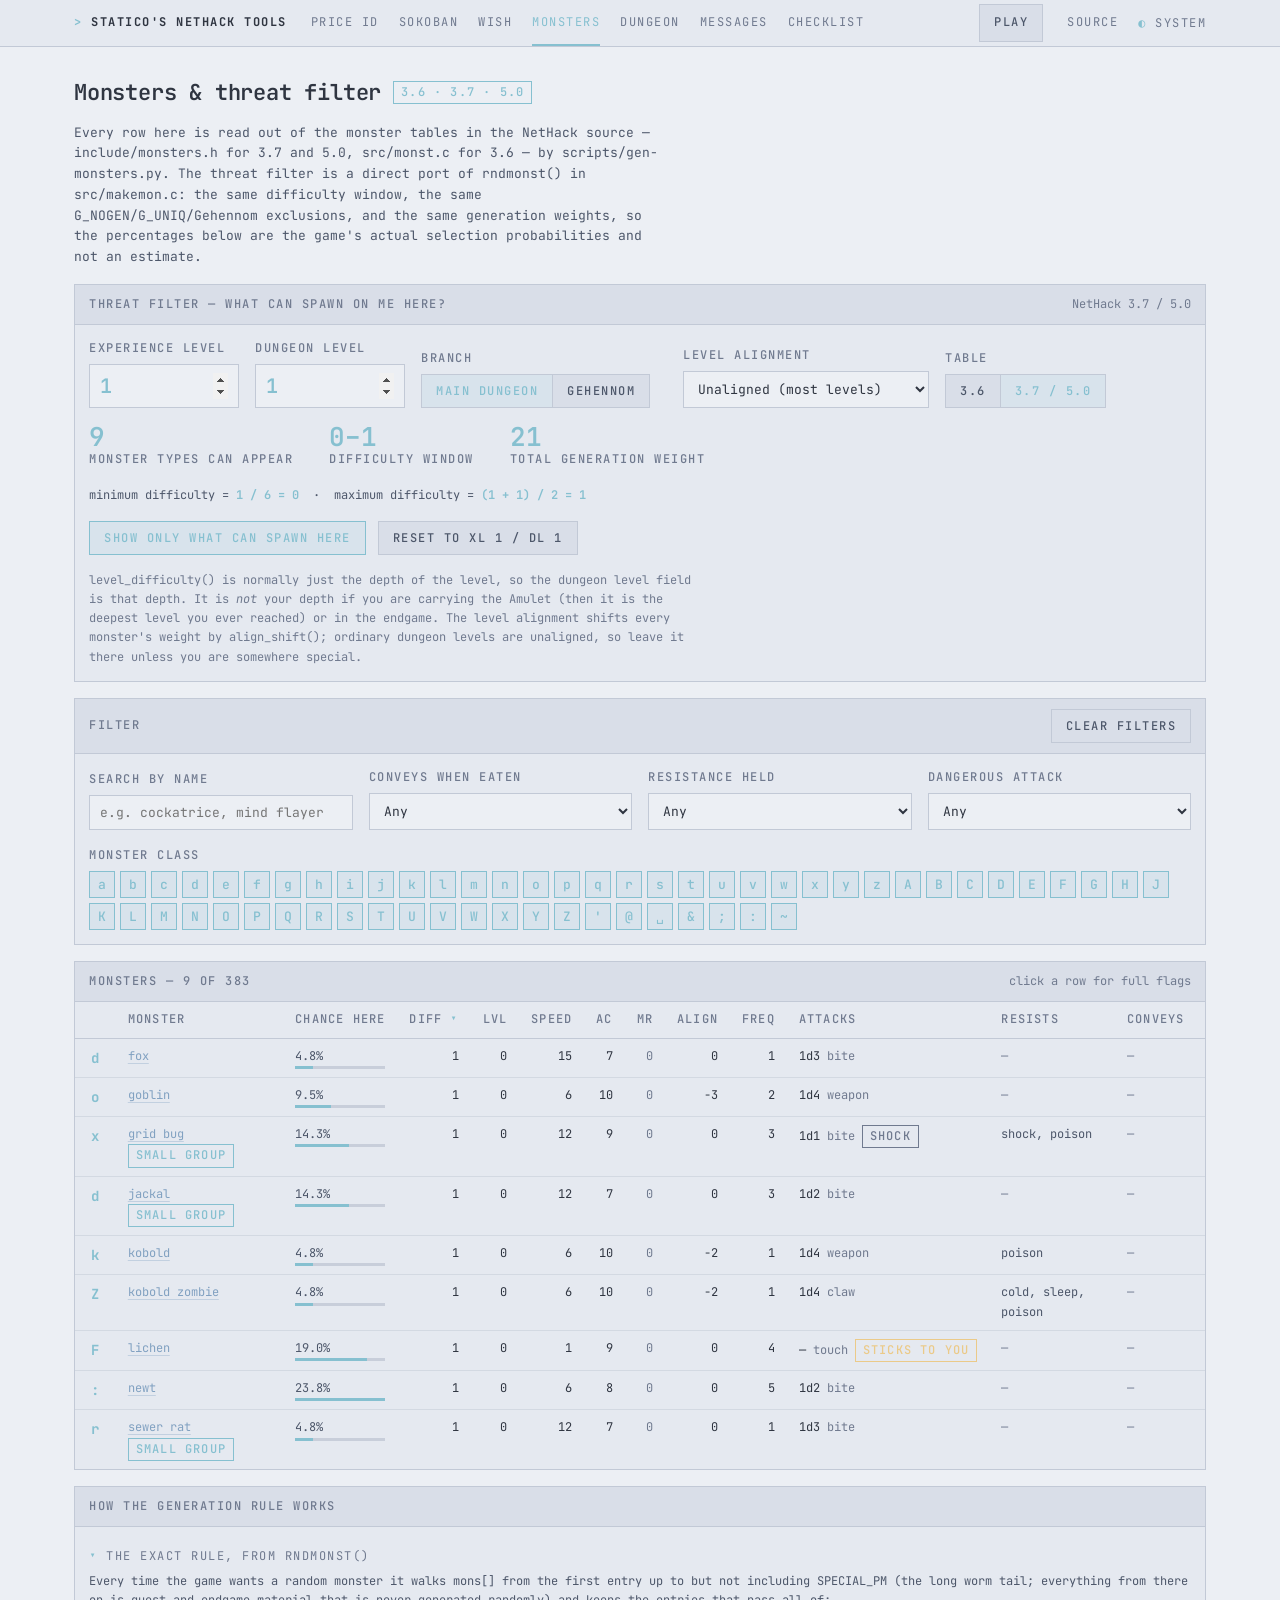
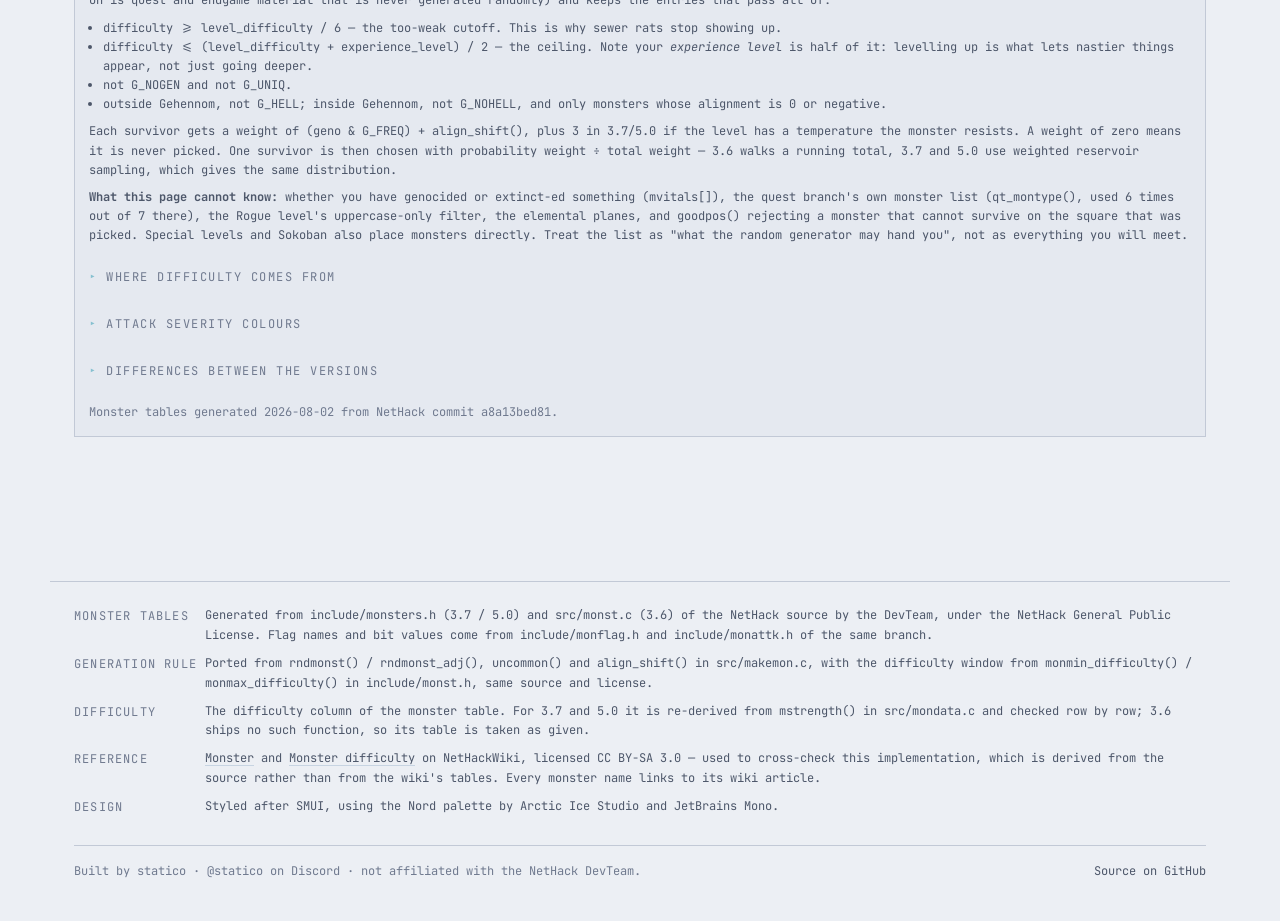
<file: monsters.html>
<!doctype html>
<html lang="en"><head>
<meta charset="utf-8"><meta name="viewport" content="width=device-width,initial-scale=1">
<title>Monster Reference &amp; Threat Filter — statico's NetHack Tools</title>
<meta name="description" content="Every NetHack monster, straight from the source tables, with a threat filter that answers &quot;what can actually spawn on me here?&quot; — an exact port of rndmonst()'s difficulty window and generation weights, for NetHack 3.6, 3.7 and 5.0.">
<link rel="canonical" href="https://nethack.statico.io/monsters">
<meta property="og:title" content="Monster Reference &amp; Threat Filter — statico&#39;s NetHack Tools">
<meta property="og:description" content="Every NetHack monster from the source tables, plus a threat filter that ports rndmonst()'s difficulty window exactly. For 3.6, 3.7 and 5.0.">
<meta property="og:url" content="https://nethack.statico.io/monsters"><meta property="og:type" content="website">
<meta property="og:site_name" content="statico&#39;s NetHack Tools">
<meta property="og:locale" content="en_US">
<meta property="og:image" content="https://nethack.statico.io/assets/og/monsters.png">
<meta property="og:image:type" content="image/png">
<meta property="og:image:width" content="1200">
<meta property="og:image:height" content="630">
<meta property="og:image:alt" content="Monster Reference &amp; Threat Filter — statico&#x27;s NetHack Tools — social card for https://nethack.statico.io">
<meta name="twitter:card" content="summary_large_image">
<meta name="twitter:title" content="Monster Reference &amp; Threat Filter — statico&#39;s NetHack Tools">
<meta name="twitter:description" content="Every NetHack monster from the source tables, plus a threat filter that ports rndmonst()'s difficulty window exactly. For 3.6, 3.7 and 5.0.">
<meta name="twitter:image" content="https://nethack.statico.io/assets/og/monsters.png">
<meta name="twitter:image:alt" content="Monster Reference &amp; Threat Filter — statico&#x27;s NetHack Tools — social card for https://nethack.statico.io">
<link rel="icon" href="/favicon.svg" type="image/svg+xml">
<link rel="stylesheet" href="/assets/smui.css">
<script src="/assets/theme.js"></script>
<style>
  /* Page-local only. Colors come from smui.css custom properties. */
  /* .seg is inline-flex, but a .field stretches its children; keep it snug */
  .field > .seg { align-self: flex-start; }
  .chips { display: flex; flex-wrap: wrap; gap: calc(var(--step) * 1.25); }
  .chips .btn { padding: calc(var(--step) * 1) calc(var(--step) * 2); letter-spacing: 0; }
  .sym-chip { font-size: 13px; text-transform: none; min-width: 24px; text-align: center; }
  .sym {
    font-weight: 700; font-size: 14px; color: hsl(var(--frost-2));
    display: inline-block; min-width: 1.2em; text-align: center;
  }
  .sym-sp { color: hsl(var(--text-2)); }
  .mono-n { font-variant-numeric: tabular-nums; text-align: right; }
  th.sortable { cursor: pointer; user-select: none; }
  th.sortable:hover { color: hsl(var(--text-0)); }
  th.sortable[aria-sort]::after { content: ' \25B4'; color: hsl(var(--frost-2)); }
  th.sortable[aria-sort='descending']::after { content: ' \25BE'; }
  tr.mrow { cursor: pointer; }
  tr.mrow:hover td { background: hsl(var(--surface-2) / 0.55); }
  tr.mrow.open td { background: hsl(var(--surface-2)); }
  tr.detail > td { background: hsl(var(--surface-2)); padding-top: 0; }
  .badges { display: inline-flex; flex-wrap: wrap; gap: 3px; vertical-align: middle; }
  .atk-list { display: flex; flex-direction: column; gap: 2px; min-width: 150px; }
  .atk { font-size: 12px; white-space: nowrap; }
  .atk-dice { color: hsl(var(--text-0)); }
  .atk-kind { color: hsl(var(--text-2)); }
  .res-list { font-size: 12px; color: hsl(var(--text-1)); min-width: 90px; }
  .sum { display: flex; gap: calc(var(--step) * 9); flex-wrap: wrap; align-items: flex-end; }
  .sum .stat { color: hsl(var(--frost-2)); line-height: 1; }
  .gate { font-size: 12px; color: hsl(var(--text-1)); }
  .gate b { color: hsl(var(--frost-2)); font-weight: 600; }
  .flagcols { column-width: 210px; column-gap: calc(var(--step) * 6); margin: 0; padding: 0; list-style: none; }
  .flagcols li { font-size: 12px; color: hsl(var(--text-1)); break-inside: avoid; }
  .flagcols li code { color: hsl(var(--text-2)); font-size: 12px; }
  .dl2 { margin: 0; display: grid; grid-template-columns: max-content 1fr; gap: 2px calc(var(--step) * 3); }
  .dl2 dt { font-size: 12px; text-transform: uppercase; letter-spacing: 1.2px; color: hsl(var(--text-2)); white-space: nowrap; }
  .dl2 dd { margin: 0; font-size: 12px; color: hsl(var(--text-1)); }
  .prob-cell { min-width: 92px; }
  .prob-num { font-size: 12px; color: hsl(var(--text-1)); font-variant-numeric: tabular-nums; }
  .toolbar { display: flex; flex-wrap: wrap; gap: calc(var(--step) * 4); align-items: flex-end; }
  .toolbar .field { min-width: 150px; flex: 1 1 150px; }
  .searchwrap { flex: 2 1 240px; }
  .numwrap { max-width: 110px; }
  .legend-key { display: flex; flex-wrap: wrap; gap: calc(var(--step) * 2) calc(var(--step) * 4); }
  @media (max-width: 640px) {
    .sum { gap: calc(var(--step) * 5); }
    .toolbar .field { flex-basis: 100%; }
  }
</style>
</head><body>
<div id="nav"></div>

<main class="wrap page stack">

  <header class="stack">
    <div class="row">
      <h1>Monsters &amp; threat filter</h1>
      <span class="badge b-frost">3.6 · 3.7 · 5.0</span>
    </div>
    <p class="mid" style="max-width:74ch">
      Every row here is read out of the monster tables in the NetHack source —
      <code>include/monsters.h</code> for 3.7 and 5.0, <code>src/monst.c</code> for 3.6 —
      by <code>scripts/gen-monsters.py</code>. The threat filter is a direct port of
      <code>rndmonst()</code> in <code>src/makemon.c</code>: the same difficulty window, the
      same <code>G_NOGEN</code>/<code>G_UNIQ</code>/Gehennom exclusions, and the same
      generation weights, so the percentages below are the game's actual selection
      probabilities and not an estimate.
    </p>
  </header>

  <!-- ===================== threat filter ===================== -->
  <section class="card card-glow">
    <div class="card-hd">
      <span class="label">Threat filter — what can spawn on me here?</span>
      <span class="small dim" id="ver-note"></span>
    </div>
    <div class="card-bd stack">
      <div class="toolbar">
        <div class="field numwrap">
          <label class="label" for="xl">Experience level</label>
          <input class="big" type="number" id="xl" min="1" max="30" step="1" value="1" inputmode="numeric">
        </div>
        <div class="field numwrap">
          <label class="label" for="dl">Dungeon level</label>
          <input class="big" type="number" id="dl" min="1" max="53" step="1" value="1" inputmode="numeric">
        </div>
        <div class="field">
          <span class="label">Branch</span>
          <div class="seg" id="hell" role="group" aria-label="Branch">
            <button class="btn" data-hell="0" aria-pressed="true">Main dungeon</button>
            <button class="btn" data-hell="1" aria-pressed="false">Gehennom</button>
          </div>
        </div>
        <div class="field">
          <label class="label" for="align">Level alignment</label>
          <select id="align">
            <option value="none">Unaligned (most levels)</option>
            <option value="lawful">Lawful</option>
            <option value="neutral">Neutral</option>
            <option value="chaotic">Chaotic</option>
          </select>
        </div>
        <div class="field">
          <span class="label">Table</span>
          <div class="seg" id="ver" role="group" aria-label="NetHack version">
            <button class="btn" data-ver="3.6" aria-pressed="false">3.6</button>
            <button class="btn" data-ver="3.7-5.0" aria-pressed="true">3.7 / 5.0</button>
          </div>
        </div>
      </div>

      <div class="sum" id="threat-sum"></div>
      <div class="gate" id="threat-gate"></div>

      <div class="row">
        <button class="btn" id="threat-on" aria-pressed="true">Show only what can spawn here</button>
        <button class="btn" id="threat-reset">Reset to XL 1 / DL 1</button>
      </div>

      <p class="small dim" style="margin-bottom:0;max-width:88ch">
        <code>level_difficulty()</code> is normally just the depth of the level, so the
        dungeon level field is that depth. It is <em>not</em> your depth if you are carrying
        the Amulet (then it is the deepest level you ever reached) or in the endgame. The
        level alignment shifts every monster's weight by <code>align_shift()</code>; ordinary
        dungeon levels are unaligned, so leave it there unless you are somewhere special.
      </p>
    </div>
  </section>

  <!-- ===================== filters ===================== -->
  <section class="card">
    <div class="card-hd"><span class="label">Filter</span>
      <button class="btn" id="clear-all">Clear filters</button>
    </div>
    <div class="card-bd stack">
      <div class="toolbar">
        <div class="field searchwrap">
          <label class="label" for="q">Search by name</label>
          <input type="text" id="q" placeholder="e.g. cockatrice, mind flayer" autocomplete="off">
        </div>
        <div class="field">
          <label class="label" for="conv">Conveys when eaten</label>
          <select id="conv"><option value="">Any</option></select>
        </div>
        <div class="field">
          <label class="label" for="resist">Resistance held</label>
          <select id="resist"><option value="">Any</option></select>
        </div>
        <div class="field">
          <label class="label" for="danger">Dangerous attack</label>
          <select id="danger"><option value="">Any</option></select>
        </div>
      </div>
      <div class="field">
        <span class="label">Monster class</span>
        <div class="chips" id="classes"></div>
      </div>
    </div>
  </section>

  <!-- ===================== table ===================== -->
  <section class="card">
    <div class="card-hd">
      <span class="label">Monsters <span id="count" class="dim"></span></span>
      <span class="small dim">click a row for full flags</span>
    </div>
    <div class="tbl-scroll">
      <table class="tbl" id="tbl">
        <thead><tr id="head"></tr></thead>
        <tbody id="rows"></tbody>
      </table>
    </div>
    <div id="empty"></div>
  </section>

  <!-- ===================== notes ===================== -->
  <section class="card">
    <div class="card-hd"><span class="label">How the generation rule works</span></div>
    <div class="card-bd stack">
      <details open>
        <summary>The exact rule, from <code>rndmonst()</code></summary>
        <div class="stack-tight" style="font-size:12px;color:hsl(var(--text-1))">
          <p style="margin-bottom:0">Every time the game wants a random monster it walks
          <code>mons[]</code> from the first entry up to but not including
          <code>SPECIAL_PM</code> (the long worm tail; everything from there on is quest
          and endgame material that is never generated randomly) and keeps the entries
          that pass all of:</p>
          <!-- margin:0 is right here: .stack-tight is a flex container, so the
               gap comes from the parent and a list's own margins only add to it. -->
          <ul style="margin:0;padding-left:1.2em">
            <li><code>difficulty &gt;= level_difficulty / 6</code> — the too-weak cutoff.
              This is why sewer rats stop showing up.</li>
            <li><code>difficulty &lt;= (level_difficulty + experience_level) / 2</code> —
              the ceiling. Note your <em>experience level</em> is half of it: levelling up
              is what lets nastier things appear, not just going deeper.</li>
            <li>not <code>G_NOGEN</code> and not <code>G_UNIQ</code>.</li>
            <li>outside Gehennom, not <code>G_HELL</code>; inside Gehennom, not
              <code>G_NOHELL</code>, and only monsters whose alignment is 0 or negative.</li>
          </ul>
          <p style="margin-bottom:0">Each survivor gets a weight of
          <code>(geno &amp; G_FREQ) + align_shift()</code>, plus 3 in 3.7/5.0 if the level
          has a temperature the monster resists. A weight of zero means it is never picked.
          One survivor is then chosen with probability weight ÷ total weight — 3.6 walks a
          running total, 3.7 and 5.0 use weighted reservoir sampling, which gives the same
          distribution.</p>
          <p style="margin-bottom:0"><strong>What this page cannot know:</strong> whether you have
          genocided or extinct-ed something (<code>mvitals[]</code>), the quest branch's own
          monster list (<code>qt_montype()</code>, used 6 times out of 7 there), the Rogue
          level's uppercase-only filter, the elemental planes, and
          <code>goodpos()</code> rejecting a monster that cannot survive on the square that
          was picked. Special levels and Sokoban also place monsters directly. Treat the
          list as "what the random generator may hand you", not as everything you will meet.</p>
        </div>
      </details>
      <details>
        <summary>Where difficulty comes from</summary>
        <div class="stack-tight" style="font-size:12px;color:hsl(var(--text-1))" id="diff-note"></div>
      </details>
      <details>
        <summary>Attack severity colours</summary>
        <div class="stack-tight" style="font-size:12px;color:hsl(var(--text-1))">
          <p style="margin-bottom:0">The colour on an attack is keyed off its <code>AD_*</code>
          damage type, which is a fact from the table — not a judgement about the monster.
          <span class="badge b-red">red</span> marks damage types that can end a game outright
          or take something back permanently: petrification, sliming, disintegration, level
          drain, digestion, and the Riders' touches.
          <span class="badge b-orange">orange</span> marks damage that costs you equipment,
          stats, items or control: disenchantment, corrosion and rust, seduction and theft,
          paralysis, the stat drains, lycanthropy, teleport, polymorph.
          <span class="badge b-yellow">yellow</span> marks the merely inconvenient — stun,
          confusion, blindness, sleep, sticking.</p>
          <div class="legend-key" id="sev-key"></div>
        </div>
      </details>
      <details>
        <summary>Differences between the versions</summary>
        <div class="stack-tight" style="font-size:12px;color:hsl(var(--text-1))" id="verdiff"></div>
      </details>
      <p class="small dim" id="src-note" style="margin-bottom:0"></p>
    </div>
  </section>

</main>

<footer class="footer wrap credits">
  <dl>
    <dt>Monster tables</dt>
    <dd>
      Generated from <code>include/monsters.h</code> (3.7 / 5.0) and
      <code>src/monst.c</code> (3.6) of the
      <a href="https://github.com/NetHack/NetHack" rel="noopener">NetHack source</a>
      by the DevTeam, under the
      <a href="https://www.nethack.org/common/license.html" rel="noopener">NetHack General Public License</a>.
      Flag names and bit values come from <code>include/monflag.h</code> and
      <code>include/monattk.h</code> of the same branch.
    </dd>

    <dt>Generation rule</dt>
    <dd>
      Ported from <code>rndmonst()</code> / <code>rndmonst_adj()</code>,
      <code>uncommon()</code> and <code>align_shift()</code> in <code>src/makemon.c</code>,
      with the difficulty window from <code>monmin_difficulty()</code> /
      <code>monmax_difficulty()</code> in <code>include/monst.h</code>, same source and license.
    </dd>

    <dt>Difficulty</dt>
    <dd>
      The <code>difficulty</code> column of the monster table. For 3.7 and 5.0 it is
      re-derived from <code>mstrength()</code> in <code>src/mondata.c</code> and checked
      row by row; 3.6 ships no such function, so its table is taken as given.
    </dd>

    <dt>Reference</dt>
    <dd>
      <a href="https://nethackwiki.com/wiki/Monster" class="wiki" target="_blank" rel="noopener">Monster</a>
      and
      <a href="https://nethackwiki.com/wiki/Monster_difficulty" class="wiki" target="_blank" rel="noopener">Monster difficulty</a>
      on <a href="https://nethackwiki.com/" rel="noopener">NetHackWiki</a>, licensed
      <a href="https://creativecommons.org/licenses/by-sa/3.0/" rel="noopener">CC BY-SA 3.0</a> —
      used to cross-check this implementation, which is derived from the source rather than
      from the wiki's tables. Every monster name links to its wiki article.
    </dd>

    <dt>Design</dt>
    <dd>
      Styled after <a href="https://smui.statico.io/" rel="noopener">SMUI</a>, using the
      <a href="https://www.nordtheme.com/" rel="noopener">Nord</a> palette by Arctic Ice Studio
      and <a href="https://www.jetbrains.com/lp/mono/" rel="noopener">JetBrains Mono</a>.
    </dd>
  </dl>

  <div class="meta-bar">
    <span>Built by statico &middot; <code>@statico</code> on Discord &middot; not affiliated with the NetHack DevTeam.</span>
    <span class="links">
      <a href="https://github.com/statico/nethack-tools" rel="noopener">Source on GitHub</a>
    </span>
  </div>
</footer>

<script src="/assets/nav.js"></script>
<script src="/assets/monster-engine.js"></script>
<script>
(function () {
  'use strict';

  var E = window.MonsterEngine;
  var DATA = null;
  var LEG = null;

  var state = {
    version: '3.7-5.0',
    xl: 1,
    dl: 1,
    hell: false,
    align: 'none',
    threatOnly: true,
    q: '',
    classes: null,       /* null = all; otherwise a map of symbol -> true */
    conv: '',
    resist: '',
    danger: '',
    sort: 'd',
    dir: -1,
    open: -1             /* mons[] index of the expanded row */
  };

  /* Keyed by mons[] index, never by name: the three lycanthropes each occupy
     two rows of mons[] under the same name (@ form and animal form) with
     different stats, so a name is not a key. */
  var poolCache = null;  /* { key, byIdx, total, conditions } */

  /* ---------- helpers ---------- */

  function el(id) { return document.getElementById(id); }

  function esc(s) {
    return String(s).replace(/&/g, '&amp;').replace(/</g, '&lt;')
      .replace(/>/g, '&gt;').replace(/"/g, '&quot;');
  }

  function wikiUrl(name) {
    var t = name.charAt(0).toUpperCase() + name.slice(1);
    return 'https://nethackwiki.com/wiki/' +
      encodeURIComponent(t.replace(/ /g, '_')).replace(/%2F/g, '/');
  }

  function version() { return DATA.versions[state.version]; }
  function mons() { return version().mons; }

  function symLabel(ch) {
    if (ch === ' ') return '␣';        /* open box, for the ghost class */
    return ch;
  }

  /* ---------- pool ---------- */

  function poolKey() {
    return [state.version, state.xl, state.dl, state.hell ? 1 : 0, state.align].join('|');
  }

  function getPool() {
    var k = poolKey();
    if (poolCache && poolCache.key === k) return poolCache;
    var p = E.pool(mons(), {
      levelDifficulty: state.dl,
      ulevel: state.xl,
      inHell: state.hell,
      align: state.align,
      specialPm: version().special_pm
    });
    var byIdx = {};
    p.list.forEach(function (h) { byIdx[h.index] = h; });
    poolCache = { key: k, byIdx: byIdx, total: p.total, conditions: p.conditions,
                  count: p.list.length, max: p.list.reduce(function (m, h) {
                    return Math.max(m, h.chance); }, 0) };
    return poolCache;
  }

  /* ---------- filtering ---------- */

  /* `!== false` so a class that only exists in the other version's table
     defaults to on rather than silently disappearing after a version switch */
  function classOn(ch) { return !state.classes || state.classes[ch] !== false; }

  function matches(m, idx, pool) {
    if (state.threatOnly && !pool.byIdx[idx]) return false;
    if (!classOn(m.s)) return false;
    if (state.q) {
      var hay = m.n.toLowerCase() + ' ' + ((m.an || []).join(' ').toLowerCase());
      if (hay.indexOf(state.q) < 0) return false;
    }
    if (state.conv && !(m.cv & Number(state.conv))) return false;
    if (state.resist && !(m.re & Number(state.resist))) return false;
    if (state.danger) {
      var want = state.danger;
      var hit = false;
      for (var i = 0; i < m.a.length; i++) {
        if (want.charAt(0) === '#') {
          var ad = LEG.ad[String(m.a[i][1])];
          if (ad && ad.length > 2 && ad[2] === want.slice(1)) { hit = true; break; }
        } else if (String(m.a[i][1]) === want) { hit = true; break; }
      }
      if (!hit) return false;
    }
    return true;
  }

  var SORTS = {
    n: function (m) { return m.n.toLowerCase(); },
    s: function (m) { return m.s; },
    d: function (m) { return m.d; },
    lv: function (m) { return m.lv; },
    mv: function (m) { return m.mv; },
    ac: function (m) { return m.ac; },
    mr: function (m) { return m.mr; },
    al: function (m) { return m.al; },
    f: function (m) { return E.frequency(m); },
    p: function (m, i) {
      var h = getPool().byIdx[i];
      return h ? h.chance : -1;
    }
  };

  /* Returns [{ m, i }] — i is the mons[] index and is the row's identity. */
  function filtered() {
    var pool = getPool();
    var all = mons();
    var list = [];
    for (var i = 0; i < all.length; i++) {
      if (matches(all[i], i, pool)) list.push({ m: all[i], i: i });
    }
    var key = SORTS[state.sort] || SORTS.n;
    var dir = state.dir;
    list.sort(function (a, b) {
      var ka = key(a.m, a.i), kb = key(b.m, b.i);
      if (ka < kb) return -dir;
      if (ka > kb) return dir;
      return a.m.n < b.m.n ? -1 : a.m.n > b.m.n ? 1 : a.i - b.i;
    });
    return list;
  }

  /* ---------- cell renderers ---------- */

  function attacksCell(m) {
    if (!m.a.length) return '<span class="dim">none</span>';
    return '<div class="atk-list">' + m.a.map(function (a) {
      var t = E.attackText(a, LEG);
      var cls = t.severity ? ' b-' + t.severity : ' b-dim';
      var kind = t.ad === 'physical'
        ? '<span class="atk-kind">' + esc(t.at) + '</span>'
        : '<span class="atk-kind">' + esc(t.at) + '</span> ' +
          '<span class="badge' + cls + '">' + esc(t.ad) + '</span>';
      return '<div class="atk"><span class="atk-dice">' +
        (t.dice ? esc(t.dice) : '&mdash;') + '</span> ' + kind + '</div>';
    }).join('') + '</div>';
  }

  function bitsText(value, legend) {
    var b = E.bits(value, legend);
    if (!b.length) return '<span class="dim">&mdash;</span>';
    return b.map(function (x) { return esc(x.label); }).join(', ');
  }

  function genoBadges(m) {
    var out = [];
    var g = E.groupSize(m);
    if (g) out.push('<span class="badge b-frost">' + g + '</span>');
    if (m.g & E.G_UNIQ) out.push('<span class="badge b-purple">unique</span>');
    if (m.g & E.G_NOGEN) out.push('<span class="badge b-dim">not random</span>');
    if (m.g & E.G_HELL) out.push('<span class="badge b-orange">Gehennom only</span>');
    if (m.g & E.G_NOHELL) out.push('<span class="badge b-dim">not in Gehennom</span>');
    return out.length ? ' <span class="badges">' + out.join('') + '</span>' : '';
  }

  function probCell(idx) {
    var pool = getPool();
    var h = pool.byIdx[idx];
    if (!h) return '<span class="dim">&mdash;</span>';
    var pct = h.chance * 100;
    return '<span class="prob-num">' + pct.toFixed(pct < 1 ? 2 : 1) + '%</span>' +
      '<div class="meter"><span style="width:' +
      Math.max(2, Math.round((h.chance / (pool.max || 1)) * 100)) + '%"></span></div>';
  }

  function detailRow(m, idx, cols) {
    var pool = getPool();
    var h = pool.byIdx[idx];
    var reasons = E.rejections(m, idx, pool.conditions);
    var gen = h
      ? 'Can be generated here. Weight ' + h.weight + ' of ' + pool.total +
        ' &rarr; ' + (h.chance * 100).toFixed(2) + '% of each random monster roll.'
      : 'Cannot be generated here: ' + reasons.map(esc).join('; ') + '.';

    function flagList(value, legend) {
      var b = E.bits(value, legend);
      if (!b.length) return '<li class="dim">none</li>';
      return b.map(function (x) {
        return '<li>' + esc(x.label) + ' <code>' + esc(x.sym) + '</code></li>';
      }).join('');
    }

    return '<tr class="detail"><td colspan="' + cols + '">' +
      '<div class="stack" style="gap:calc(var(--step)*3);padding:calc(var(--step)*2) 0">' +
        '<div class="note">' + gen + '</div>' +
        '<dl class="dl2">' +
          (m.an && m.an.length
            ? '<dt>Also called</dt><dd>' + esc(m.an.join(', ')) + '</dd>' : '') +
          '<dt>Class</dt><dd>' + esc(LEG.classes[m.s] || '?') +
            ' <span class="dim">(' + esc(symLabel(m.s)) + ')</span></dd>' +
          '<dt>Size</dt><dd>' + esc(LEG.size[String(m.sz)] || m.sz) + '</dd>' +
          '<dt>Corpse</dt><dd>' + m.wt + ' weight, ' + m.nu + ' nutrition' +
            ((m.g & 0x0010) ? ' <span class="badge b-dim">never leaves a corpse</span>' : '') +
            '</dd>' +
          '<dt>Generation</dt><dd>frequency ' + E.frequency(m) +
            ', geno mask 0x' + m.g.toString(16) + ' &rarr; ' +
            bitsText(m.g, LEG.g) + '</dd>' +
          '<dt>Resists</dt><dd>' + bitsText(m.re, LEG.mr) + '</dd>' +
          '<dt>Conveys</dt><dd>' + bitsText(m.cv, LEG.mr) + '</dd>' +
        '</dl>' +
        '<div><span class="label">M1 — body &amp; behaviour</span>' +
          '<ul class="flagcols">' + flagList(m.f1, LEG.m1) + '</ul></div>' +
        '<div><span class="label">M2 — kind &amp; disposition</span>' +
          '<ul class="flagcols">' + flagList(m.f2, LEG.m2) + '</ul></div>' +
        '<div><span class="label">M3 — wants &amp; senses</span>' +
          '<ul class="flagcols">' + flagList(m.f3, LEG.m3) + '</ul></div>' +
      '</div>' +
    '</td></tr>';
  }

  /* ---------- render ---------- */

  var COLS = [
    { k: 's', t: '', sort: 's' },
    { k: 'n', t: 'Monster', sort: 'n' },
    { k: 'p', t: 'Chance here', sort: 'p' },
    { k: 'd', t: 'Diff', sort: 'd' },
    { k: 'lv', t: 'Lvl', sort: 'lv' },
    { k: 'mv', t: 'Speed', sort: 'mv' },
    { k: 'ac', t: 'AC', sort: 'ac' },
    { k: 'mr', t: 'MR', sort: 'mr' },
    { k: 'al', t: 'Align', sort: 'al' },
    { k: 'f', t: 'Freq', sort: 'f' },
    { k: 'a', t: 'Attacks' },
    { k: 're', t: 'Resists' },
    { k: 'cv', t: 'Conveys' }
  ];

  function renderHead() {
    el('head').innerHTML = COLS.map(function (c) {
      if (!c.sort) return '<th>' + esc(c.t) + '</th>';
      var cur = state.sort === c.sort;
      return '<th class="sortable" data-sort="' + c.sort + '"' +
        (cur ? ' aria-sort="' + (state.dir > 0 ? 'ascending' : 'descending') + '"' : '') +
        ' title="Sort by ' + esc(c.t || 'symbol') + '">' + esc(c.t) + '</th>';
    }).join('');
  }

  function render() {
    if (!DATA) return;
    renderThreat();
    renderHead();

    var list = filtered();
    var cols = COLS.length;
    var out = [];

    for (var r = 0; r < list.length; r++) {
      var m = list[r].m;
      var i = list[r].i;
      var open = state.open === i;
      out.push('<tr class="mrow' + (open ? ' open' : '') + '" data-i="' + i + '">' +
        '<td><span class="sym' + (m.s === ' ' ? ' sym-sp' : '') + '">' +
          esc(symLabel(m.s)) + '</span></td>' +
        '<td><a class="wiki" href="' + wikiUrl(m.n) + '" target="_blank" rel="noopener">' +
          esc(m.n) + '</a>' + genoBadges(m) + '</td>' +
        '<td class="prob-cell">' + probCell(i) + '</td>' +
        '<td class="mono-n">' + m.d + '</td>' +
        '<td class="mono-n">' + m.lv + '</td>' +
        '<td class="mono-n">' + m.mv + '</td>' +
        '<td class="mono-n">' + m.ac + '</td>' +
        '<td class="mono-n">' + (m.mr ? m.mr + '%' : '<span class="dim">0</span>') + '</td>' +
        '<td class="mono-n">' + m.al + '</td>' +
        '<td class="mono-n">' + E.frequency(m) + '</td>' +
        '<td>' + attacksCell(m) + '</td>' +
        '<td class="res-list">' + bitsText(m.re, LEG.mr) + '</td>' +
        '<td class="res-list">' + bitsText(m.cv, LEG.mr) + '</td>' +
      '</tr>');
      if (open) out.push(detailRow(m, i, cols));
    }

    el('rows').innerHTML = out.join('');
    el('count').textContent = '— ' + list.length + ' of ' + mons().length;
    el('empty').innerHTML = list.length ? '' :
      '<div class="empty">Nothing matches. Widen the class filter, clear the search, ' +
      'or turn off &ldquo;show only what can spawn here&rdquo;.</div>';
  }

  function renderThreat() {
    var pool = getPool();
    var c = pool.conditions;
    el('threat-sum').innerHTML =
      '<div><div class="stat">' + pool.count + '</div>' +
        '<div class="label">monster type' + (pool.count === 1 ? '' : 's') + ' can appear</div></div>' +
      '<div><div class="stat">' + c.minmlev + '&ndash;' + c.maxmlev + '</div>' +
        '<div class="label">difficulty window</div></div>' +
      '<div><div class="stat">' + pool.total + '</div>' +
        '<div class="label">total generation weight</div></div>';
    el('threat-gate').innerHTML =
      'minimum difficulty = <b>' + c.levelDifficulty + ' / 6 = ' + c.minmlev + '</b>' +
      ' &nbsp;·&nbsp; maximum difficulty = <b>(' + c.levelDifficulty + ' + ' +
      c.ulevel + ') / 2 = ' + c.maxmlev + '</b>' +
      (c.inHell ? ' &nbsp;·&nbsp; Gehennom: no G_NOHELL, no positive alignment' : '') +
      (c.align !== 'none' ? ' &nbsp;·&nbsp; ' + c.align + ' level: every weight shifted by align_shift()' : '');
  }

  function renderClasses() {
    var counts = {};
    mons().forEach(function (m) { counts[m.s] = (counts[m.s] || 0) + 1; });
    var syms = Object.keys(counts);
    el('classes').innerHTML = syms.map(function (ch) {
      var on = classOn(ch);
      return '<button class="btn sym-chip" data-cls="' + esc(ch) + '" aria-pressed="' + on +
        '" title="' + esc(LEG.classes[ch] || '') + ' — ' + counts[ch] + '">' +
        esc(symLabel(ch)) + '</button>';
    }).join('');
  }

  function renderSelects() {
    var mr = LEG.mr.map(function (b) {
      return '<option value="' + b[0] + '">' + esc(b[2]) + '</option>';
    }).join('');
    el('conv').innerHTML = '<option value="">Any</option>' + mr;
    el('resist').innerHTML = '<option value="">Any</option>' + mr;

    var groups = { red: [], orange: [], yellow: [] };
    Object.keys(LEG.ad).forEach(function (code) {
      var a = LEG.ad[code];
      if (a.length > 2) groups[a[2]].push([code, a[1]]);
    });
    var opts = '<option value="">Any</option>';
    ['red', 'orange', 'yellow'].forEach(function (sev) {
      var name = sev === 'red' ? 'game-ending' : sev === 'orange' ? 'costly' : 'annoying';
      opts += '<option value="#' + sev + '">Any ' + name + ' attack</option>';
    });
    ['red', 'orange', 'yellow'].forEach(function (sev) {
      groups[sev].sort(function (a, b) { return a[1] < b[1] ? -1 : 1; });
      opts += '<optgroup label="' + (sev === 'red' ? 'Game-ending'
        : sev === 'orange' ? 'Costly' : 'Annoying') + '">' +
        groups[sev].map(function (g) {
          return '<option value="' + g[0] + '">' + esc(g[1]) + '</option>';
        }).join('') + '</optgroup>';
    });
    el('danger').innerHTML = opts;

    el('sev-key').innerHTML = ['red', 'orange', 'yellow'].map(function (sev) {
      var name = sev === 'red' ? 'game-ending' : sev === 'orange' ? 'costly' : 'annoying';
      return '<span class="badge b-' + sev + '">' + name + ': ' +
        groups[sev].length + ' damage types</span>';
    }).join('');
  }

  function renderNotes() {
    var f = DATA.formulas;
    var mism = f.difficulty.mismatches_3_7_5_0 || [];
    el('diff-note').innerHTML =
      '<p style="margin-bottom:0">Difficulty is a real column in the monster table — ' +
        esc(f.difficulty.field) + ' — and it is what the generation window is compared ' +
        'against. It is not the monster\'s level.</p>' +
      '<p style="margin-bottom:0"><strong>3.7 / 5.0:</strong> ' + esc(f.difficulty['3.7-5.0']) +
        '</p>' +
      '<p style="margin-bottom:0"><strong>3.6:</strong> ' + esc(f.difficulty['3.6']) + '</p>' +
      (mism.length
        ? '<p style="margin-bottom:0">Re-deriving <code>mstrength()</code> over the whole 3.7/5.0 ' +
          'table reproduces every value except ' +
          mism.map(function (r) {
            return '<strong>' + esc(r[0]) + '</strong> (table ' + r[1] +
              ', formula ' + r[2] + ')';
          }).join(' and ') + '. Both are <code>G_NOGEN</code> player-monsters, and the ' +
          'source explicitly allows hand-set difficulty values. The table value is what ' +
          'the game uses and what is shown here.</p>'
        : '') +
      '<p style="margin-bottom:0">Generation gates: <code>' + esc(f.generation.min) +
        '</code> and <code>' + esc(f.generation.max) + '</code>, from ' +
        esc(f.generation.gates['3.7-5.0']) + ' (3.7 / 5.0) and ' +
        esc(f.generation.gates['3.6']) + ' (3.6). Eligibility: ' +
        esc(f.generation.uncommon['3.7-5.0']) + ' / ' +
        esc(f.generation.uncommon['3.6']) + '.</p>' +
      '<p style="margin-bottom:0">Weights: <code>' + esc(f.generation.weight) + '</code> — ' +
        esc(f.generation.align_shift.rule) + '</p>';

    /* real, computed differences between the two tables */
    var a = {}, b = {};
    DATA.versions['3.6'].mons.forEach(function (m) { a[m.n] = m; });
    DATA.versions['3.7-5.0'].mons.forEach(function (m) { b[m.n] = m; });
    var added = Object.keys(b).filter(function (n) { return !a[n]; });
    var gone = Object.keys(a).filter(function (n) { return !b[n]; });
    var diffChanged = Object.keys(a).filter(function (n) {
      return b[n] && b[n].d !== a[n].d;
    });
    el('verdiff').innerHTML =
      '<p style="margin-bottom:0">3.7 and 5.0 ship a byte-identical monster table (the only ' +
        'differences are comments and the version stamp), so they share one dataset here. ' +
        'Against 3.6:</p>' +
      '<p style="margin-bottom:0"><strong>' + added.length + ' names appear that 3.6 does not have</strong> — ' +
        esc(added.join(', ')) + '. Some are genuinely new monsters (gold dragon, ' +
        'displacer beast, genetic engineer); most are renames of the ' + gone.length +
        ' names 3.6 has and 3.7 does not: ' + esc(gone.join(', ')) + '.</p>' +
      '<p style="margin-bottom:0"><strong>' + diffChanged.length + ' monsters changed difficulty</strong>: ' +
        diffChanged.map(function (n) {
          return esc(n) + ' ' + a[n].d + '&rarr;' + b[n].d;
        }).join(', ') + '.</p>' +
      '<p style="margin-bottom:0">Three monsters — <strong>horned devil</strong>, ' +
        '<strong>erinys</strong> and <strong>barbed devil</strong> — carry ' +
        '<code>G_HELL</code> and a positive alignment in every version, which means ' +
        '<code>rndmonst()</code> can never produce them: outside Gehennom ' +
        '<code>G_HELL</code> rules them out, and inside it <code>uncommon()</code> rejects ' +
        'anything with <code>maligntyp &gt; A_NEUTRAL</code>. They only ever arrive by ' +
        'demon summoning.</p>';

    var g = DATA.generated_from || {};
    el('src-note').textContent = 'Monster tables generated ' + (g.generated || '?') +
      ' from NetHack commit ' + String(g.repo_commit || '?').slice(0, 10) + '.';
    el('ver-note').textContent = version().label;
  }

  /* ---------- events ---------- */

  function invalidate(full) {
    poolCache = null;
    if (full) { renderClasses(); }
    render();
  }

  el('ver').addEventListener('click', function (e) {
    var b = e.target.closest('button[data-ver]');
    if (!b) return;
    state.version = b.getAttribute('data-ver');
    state.open = -1;
    Array.prototype.forEach.call(this.querySelectorAll('button'), function (x) {
      x.setAttribute('aria-pressed', String(x === b));
    });
    el('ver-note').textContent = version().label;
    invalidate(true);
  });

  el('hell').addEventListener('click', function (e) {
    var b = e.target.closest('button[data-hell]');
    if (!b) return;
    state.hell = b.getAttribute('data-hell') === '1';
    Array.prototype.forEach.call(this.querySelectorAll('button'), function (x) {
      x.setAttribute('aria-pressed', String(x === b));
    });
    invalidate();
  });

  function numHandler(id, key, lo, hi) {
    el(id).addEventListener('input', function () {
      var v = parseInt(this.value, 10);
      state[key] = isFinite(v) ? Math.max(lo, Math.min(hi, v)) : lo;
      invalidate();
    });
  }
  numHandler('xl', 'xl', 1, 30);
  numHandler('dl', 'dl', 1, 60);

  el('align').addEventListener('change', function () {
    state.align = this.value;
    invalidate();
  });

  el('threat-on').addEventListener('click', function () {
    state.threatOnly = !state.threatOnly;
    this.setAttribute('aria-pressed', String(state.threatOnly));
    render();
  });

  el('threat-reset').addEventListener('click', function () {
    state.xl = 1; state.dl = 1; state.hell = false; state.align = 'none';
    el('xl').value = 1; el('dl').value = 1; el('align').value = 'none';
    Array.prototype.forEach.call(el('hell').querySelectorAll('button'), function (x) {
      x.setAttribute('aria-pressed', String(x.getAttribute('data-hell') === '0'));
    });
    invalidate();
  });

  el('q').addEventListener('input', function () {
    state.q = this.value.trim().toLowerCase();
    render();
  });

  ['conv', 'resist', 'danger'].forEach(function (id) {
    el(id).addEventListener('change', function () {
      state[id] = this.value;
      render();
    });
  });

  el('classes').addEventListener('click', function (e) {
    var b = e.target.closest('button[data-cls]');
    if (!b) return;
    if (!state.classes) {
      state.classes = {};
      mons().forEach(function (m) { state.classes[m.s] = true; });
    }
    var ch = b.getAttribute('data-cls');
    state.classes[ch] = !state.classes[ch];
    b.setAttribute('aria-pressed', String(!!state.classes[ch]));
    render();
  });

  el('clear-all').addEventListener('click', function () {
    state.q = ''; state.classes = null; state.conv = ''; state.resist = '';
    state.danger = ''; state.open = -1;
    el('q').value = ''; el('conv').value = ''; el('resist').value = '';
    el('danger').value = '';
    renderClasses();
    render();
  });

  el('head').addEventListener('click', function (e) {
    var th = e.target.closest('th[data-sort]');
    if (!th) return;
    var k = th.getAttribute('data-sort');
    if (state.sort === k) state.dir = -state.dir;
    else { state.sort = k; state.dir = (k === 'n' || k === 's') ? 1 : -1; }
    render();
  });

  el('rows').addEventListener('click', function (e) {
    if (e.target.closest('a')) return;
    var tr = e.target.closest('tr.mrow');
    if (!tr) return;
    var i = Number(tr.getAttribute('data-i'));
    state.open = state.open === i ? -1 : i;
    render();
  });

  /* ---------- boot ---------- */

  el('rows').innerHTML =
    '<tr><td colspan="13"><div class="empty">Loading monster tables…</div></td></tr>';

  fetch('/data/monsters.json')
    .then(function (r) {
      if (!r.ok) throw new Error('HTTP ' + r.status);
      return r.json();
    })
    .then(function (d) {
      DATA = d;
      LEG = d.legend;
      renderSelects();
      renderClasses();
      renderNotes();
      render();
    })
    .catch(function (err) {
      el('rows').innerHTML = '';
      el('empty').innerHTML = '<div class="card-bd"><div class="note note-red">' +
        'Could not load <code>/data/monsters.json</code> (' + esc(err.message) +
        '). Nothing on this page works without it.</div></div>';
    });
})();
</script>
</body></html>
</file>
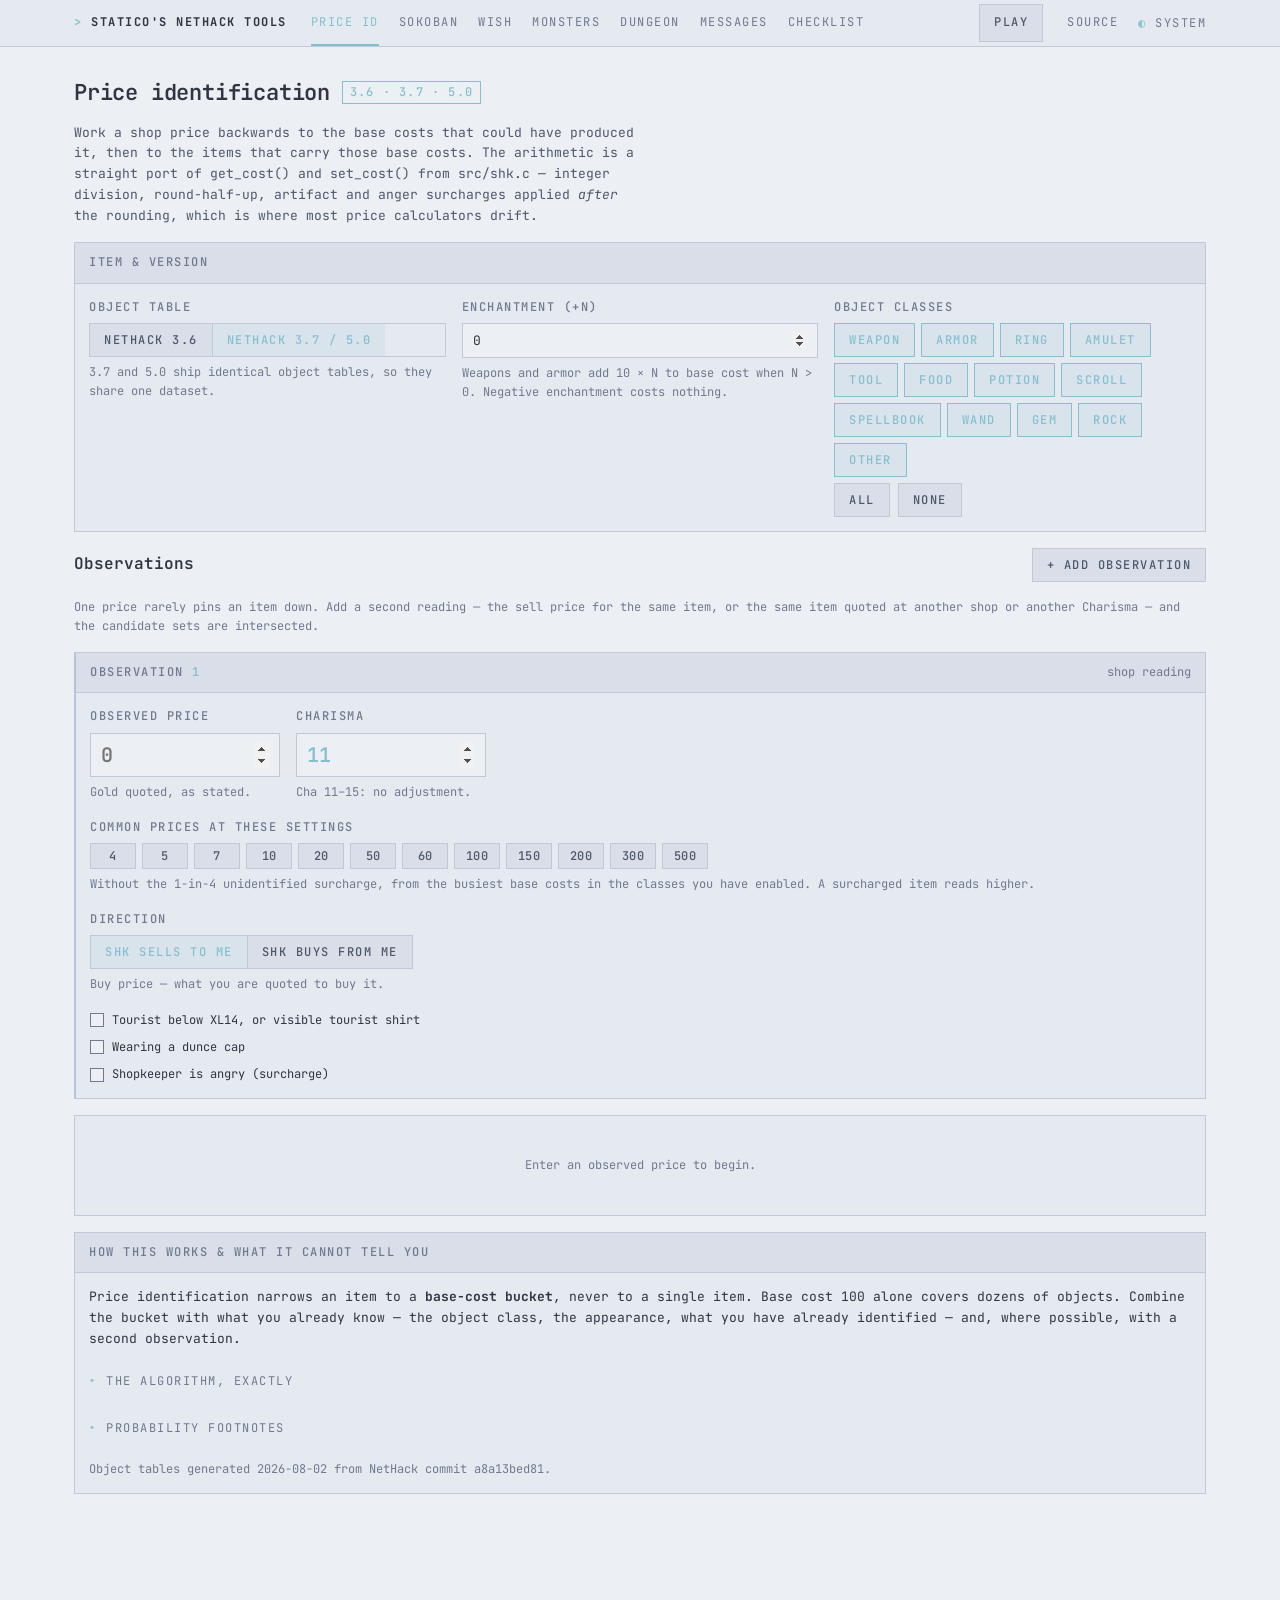
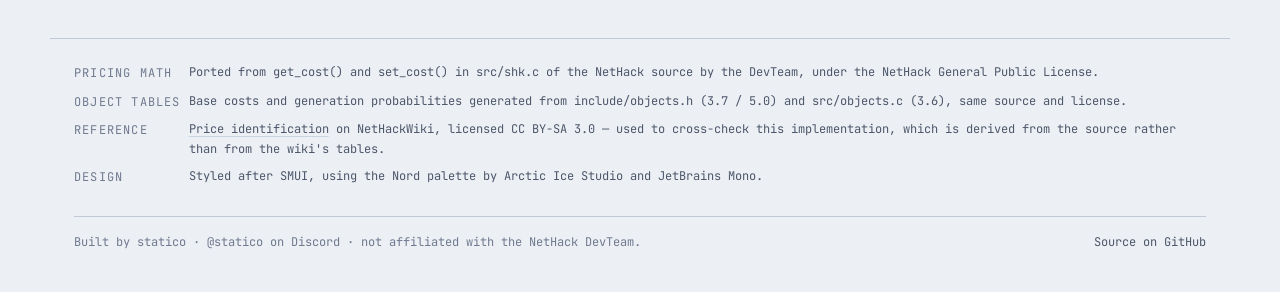
<file: price-id.html>
<!doctype html>
<html lang="en"><head>
<meta charset="utf-8"><meta name="viewport" content="width=device-width,initial-scale=1">
<title>Price ID Calculator — statico's NetHack Tools</title>
<meta name="description" content="Reverse NetHack shop prices back to base costs and candidate items. Exact integer replication of get_cost() and set_cost(), for NetHack 3.6, 3.7 and 5.0. Intersect multiple observations to narrow the answer.">
<link rel="canonical" href="https://nethack.statico.io/price-id">
<meta property="og:title" content="Price ID Calculator — statico&#39;s NetHack Tools">
<meta property="og:description" content="Reverse NetHack shop prices back to base costs and candidate items, for 3.6, 3.7 and 5.0. Intersect multiple observations to narrow the answer.">
<meta property="og:url" content="https://nethack.statico.io/price-id"><meta property="og:type" content="website">
<meta property="og:site_name" content="statico&#39;s NetHack Tools">
<meta property="og:locale" content="en_US">
<meta property="og:image" content="https://nethack.statico.io/assets/og/price-id.png">
<meta property="og:image:type" content="image/png">
<meta property="og:image:width" content="1200">
<meta property="og:image:height" content="630">
<meta property="og:image:alt" content="Price ID Calculator — statico&#x27;s NetHack Tools — social card for https://nethack.statico.io">
<meta name="twitter:card" content="summary_large_image">
<meta name="twitter:title" content="Price ID Calculator — statico&#39;s NetHack Tools">
<meta name="twitter:description" content="Reverse NetHack shop prices back to base costs and candidate items, for 3.6, 3.7 and 5.0. Intersect multiple observations to narrow the answer.">
<meta name="twitter:image" content="https://nethack.statico.io/assets/og/price-id.png">
<meta name="twitter:image:alt" content="Price ID Calculator — statico&#x27;s NetHack Tools — social card for https://nethack.statico.io">
<link rel="icon" href="/favicon.svg" type="image/svg+xml">
<link rel="stylesheet" href="/assets/smui.css">
<script src="/assets/theme.js"></script>
<style>
  /* Page-local only. Colors come from smui.css custom properties. */
  .chips { display: flex; flex-wrap: wrap; gap: calc(var(--step) * 1.5); }
  .obs { border-left: 2px solid hsl(var(--frost-3) / 0.5); }
  .obs-n { color: hsl(var(--frost-2)); font-weight: 600; }
  .checks { display: flex; flex-direction: column; gap: calc(var(--step) * 2); }
  .check { display: flex; align-items: center; gap: calc(var(--step) * 2); font-size: 12px; cursor: pointer; }
  .check.off { color: hsl(var(--text-2)); cursor: not-allowed; }
  .prob-cell { min-width: 116px; }
  /* Randomized descriptions are struck through in spirit: they carry no signal. */
  .appr-rand {
    color: hsl(var(--text-2)); font-style: italic; opacity: 0.7;
    cursor: help; font-size: 12px;
  }
  .appr-fixed {
    color: hsl(var(--frost-1)); cursor: help;
    border-bottom: 1px dotted hsl(var(--frost-1) / 0.4);
  }
  .prob-num { font-size: 12px; color: hsl(var(--text-1)); }
  .sort-btn {
    appearance: none; background: none; border: 0; border-bottom: 1px dotted currentColor;
    color: inherit; cursor: pointer; font: inherit; letter-spacing: inherit;
    padding: 0; text-align: left; text-transform: inherit;
  }
  .sort-btn:hover, .sort-btn:focus-visible { color: hsl(var(--text-0)); }
  .sort-arrow { color: hsl(var(--frost-2)); }
  .deriv { font-size: 12px; color: hsl(var(--text-1)); }
  .deriv-branch { margin: calc(var(--step) * 2) 0 0; }
  .deriv-step { padding-left: calc(var(--step) * 4); color: hsl(var(--text-2)); }
  .deriv-step::before { content: '· '; color: hsl(var(--frost-2)); }
  /* Observed price and Charisma are a matched pair — same input size, labels on
     one line, a hint under each. Charisma used to stretch to fill the card,
     which made a two-digit field the widest thing in the observation.

     Two tracks, always: minmax(0, 190px) caps them at a width that suits a
     three-digit number and lets them shrink together on a phone, so the pair
     stays side by side and evenly matched instead of one stacking or
     stretching. */
  .obs-inputs {
    display: grid;
    grid-template-rows: auto auto auto;        /* label / input / hint */
    grid-auto-flow: column;                    /* one field per column */
    grid-auto-columns: minmax(0, 190px);
    gap: calc(var(--step) * 1.5) calc(var(--step) * 4);
    justify-content: start;
  }
  /* display:contents dissolves the two .field wrappers so label, input and hint
     each land in a shared grid row. The hint row is then exactly as tall as the
     taller of the two hints — the fields stay level without reserving a fixed
     two lines, which left dead space under a one-line hint. Column auto-flow is
     what keeps each field in its own column: the default row-major order would
     interleave the two fields' six children across the tracks. */
  .obs-inputs .field { display: contents; }
  /* A disabled Charisma still carries .big, and .big is frost-colored — which
     reads as the liveliest control in the card while being inert. */
  .obs-inputs input:disabled { color: hsl(var(--text-2)); cursor: not-allowed; }

  /* Segmented controls size to their buttons. Left to stretch, the two-button
     Direction control drew a box across the whole card with an empty right
     two-thirds. */
  .obs .seg { width: max-content; max-width: 100%; }

  /* Quick-pick prices — narrower than a normal .btn so a dozen fit without
     wrapping into a wall, but a shared min-width so 5 and 667 are the same
     size and the row reads as a ruler rather than a ransom note. */
  .quick {
    padding: calc(var(--step) * 1) calc(var(--step) * 2);
    letter-spacing: 0.5px; min-width: 46px; text-align: center;
  }
  .quick[aria-pressed='true'] { border-color: hsl(var(--frost-2)); color: hsl(var(--frost-2)); }
  .sum { display: flex; gap: calc(var(--step) * 10); flex-wrap: wrap; align-items: flex-end; }
  .sum .stat { color: hsl(var(--frost-2)); line-height: 1; }
  .grp-hd { display: flex; align-items: center; justify-content: space-between; gap: calc(var(--step) * 3); flex-wrap: wrap; }
  .base-n { font-size: 15px; font-weight: 600; color: hsl(var(--text-0)); }
  .lookalikes { column-width: 190px; margin: calc(var(--step) * 2) 0 0; padding-left: 1.1em; }
  .lookalikes li { font-size: 12px; }
</style>
</head><body>
<div id="nav"></div>

<main class="wrap page stack">

  <header class="stack">
    <div class="row">
      <h1>Price identification</h1>
      <span class="badge b-frost">3.6 · 3.7 · 5.0</span>
    </div>
    <p class="mid" style="max-width:70ch">
      Work a shop price backwards to the base costs that could have produced it, then to the
      items that carry those base costs. The arithmetic is a straight port of
      <code>get_cost()</code> and <code>set_cost()</code> from <code>src/shk.c</code> — integer
      division, round-half-up, artifact and anger surcharges applied <em>after</em> the rounding,
      which is where most price calculators drift.
    </p>
  </header>

  <!-- ===================== settings ===================== -->
  <section class="card">
    <div class="card-hd"><span class="label">Item &amp; version</span></div>
    <div class="card-bd grid grid-3">
      <div class="field">
        <span class="label">Object table</span>
        <div class="seg" id="ver" role="group" aria-label="NetHack version">
          <button class="btn" data-ver="3.6" aria-pressed="false">NetHack 3.6</button>
          <button class="btn" data-ver="3.7-5.0" aria-pressed="true">NetHack 3.7 / 5.0</button>
        </div>
        <span class="small dim">3.7 and 5.0 ship identical object tables, so they share one dataset.</span>
      </div>

      <div class="field">
        <label class="label" for="ench">Enchantment (+N)</label>
        <input type="number" id="ench" min="0" max="20" step="1" value="0">
        <span class="small dim">Weapons and armor add 10 × N to base cost when N &gt; 0. Negative enchantment costs nothing.</span>
      </div>

      <div class="field">
        <span class="label">Object classes</span>
        <div class="chips" id="classes"></div>
        <div class="row" style="gap:calc(var(--step)*2)">
          <button class="btn" id="cls-all">All</button>
          <button class="btn" id="cls-none">None</button>
        </div>
      </div>
    </div>
  </section>

  <!-- ===================== observations ===================== -->
  <section class="stack">
    <div class="spread">
      <h2>Observations</h2>
      <button class="btn" id="add-obs">+ Add observation</button>
    </div>
    <p class="small dim" style="margin-bottom:0">
      One price rarely pins an item down. Add a second reading — the sell price for the same item,
      or the same item quoted at another shop or another Charisma — and the candidate sets are
      intersected.
    </p>
    <div class="grid grid-2" id="obs-list"></div>
  </section>

  <!-- ===================== results ===================== -->
  <section id="results" class="stack"></section>

  <!-- ===================== caveats ===================== -->
  <section class="card">
    <div class="card-hd"><span class="label">How this works &amp; what it cannot tell you</span></div>
    <div class="card-bd stack">
      <p style="margin-bottom:0">
        Price identification narrows an item to a <strong>base-cost bucket</strong>, never to a
        single item. Base cost 100 alone covers dozens of objects. Combine the bucket with what
        you already know — the object class, the appearance, what you have already identified —
        and, where possible, with a second observation.
      </p>
      <details>
        <summary>The algorithm, exactly</summary>
        <div class="deriv stack-tight">
          <p style="margin-bottom:0"><strong>Buying (<code>get_cost</code>)</strong> — base cost, 0 becomes 5;
          a 1-in-4 unidentified surcharge (×4/3, keyed off the object's ID, unknowable to you);
          then at most one of dunce cap / Tourist below XL14 / visible tourist shirt (×4/3, they are
          <em>if&nbsp;/&nbsp;else-if</em> in the C, so they never stack); then the Charisma ladder;
          then the rounding tweak
          <code>tmp = floor((floor(tmp×10 / divisor) + 5) / 10)</code>; clamp up to 1; then
          artifact ×4; then the angry-shopkeeper <code>+ floor((tmp+2)/3)</code>. Those last two
          land <em>after</em> the rounding, on purpose.</p>
          <p style="margin-bottom:0"><strong>Selling (<code>set_cost</code>)</strong> — the shopkeeper keeps
          half (÷2), or two thirds (÷3) if you look like a rube; a separate 1-in-4 markdown (×3/4,
          keyed off the shopkeeper's ID, and only when base cost &gt; 1); the same rounding tweak;
          never rounded down to zero. Charisma and shopkeeper anger do not affect what you are
          offered.</p>
          <p style="margin-bottom:0">The reverse lookup brute-forces every base cost from 1 to 30000
          forward through the algorithm along both branches of the unknowable surcharge and keeps
          exact matches. It does not try to invert the arithmetic — round-half-up is not
          invertible.</p>
        </div>
      </details>
      <details>
        <summary>Probability footnotes</summary>
        <div class="deriv stack-tight">
          <p style="margin-bottom:0">Percentages are the item's generation probability
          <em>within its own object class</em>, using the class totals from the object table as
          the denominator — never a hardcoded 1000. In 5.0 the weapon probabilities sum to
          <strong>1002</strong>, because silver mace was added without rebalancing the rest.</p>
          <p style="margin-bottom:0">In <strong>3.6</strong> every ring carries <code>prob 0</code> in
          <code>objects.c</code> — that is genuinely what the table says; the ring class is filled
          by picking uniformly instead. Ring probabilities for 3.6 are therefore shown as a uniform
          1/28 and marked <span class="badge b-dim">uniform</span>. 3.7 and 5.0 give every ring an
          explicit probability of 1.</p>
          <p style="margin-bottom:0">The <code>other</code> class lumps several C object classes together
          (coins, iron balls, chains, venom), so its total is not a meaningful denominator and no
          probability is shown for it.</p>
          <p style="margin-bottom:0">Objects with base cost 0 are kept in the data so the denominators stay
          right, but they are never offered as candidates.</p>
        </div>
      </details>
      <p class="small dim" id="src-note" style="margin-bottom:0"></p>
    </div>
  </section>

</main>

<footer class="footer wrap credits">
  <dl>
    <dt>Pricing math</dt>
    <dd>
      Ported from <code>get_cost()</code> and <code>set_cost()</code> in <code>src/shk.c</code>
      of the <a href="https://github.com/NetHack/NetHack" rel="noopener">NetHack source</a>
      by the DevTeam, under the
      <a href="https://www.nethack.org/common/license.html" rel="noopener">NetHack General Public License</a>.
    </dd>

    <dt>Object tables</dt>
    <dd>
      Base costs and generation probabilities generated from <code>include/objects.h</code>
      (3.7 / 5.0) and <code>src/objects.c</code> (3.6), same source and license.
    </dd>

    <dt>Reference</dt>
    <dd>
      <a href="https://nethackwiki.com/wiki/Price_identification" class="wiki" target="_blank" rel="noopener">Price identification</a>
      on <a href="https://nethackwiki.com/" rel="noopener">NetHackWiki</a>, licensed
      <a href="https://creativecommons.org/licenses/by-sa/3.0/" rel="noopener">CC BY-SA 3.0</a> —
      used to cross-check this implementation, which is derived from the source rather than from the wiki's tables.
    </dd>

    <dt>Design</dt>
    <dd>
      Styled after <a href="https://smui.statico.io/" rel="noopener">SMUI</a>, using the
      <a href="https://www.nordtheme.com/" rel="noopener">Nord</a> palette by Arctic Ice Studio
      and <a href="https://www.jetbrains.com/lp/mono/" rel="noopener">JetBrains Mono</a>.
    </dd>
  </dl>

  <div class="meta-bar">
    <span>Built by statico &middot; <code>@statico</code> on Discord &middot; not affiliated with the NetHack DevTeam.</span>
    <span class="links">
      <a href="https://github.com/statico/nethack-tools" rel="noopener">Source on GitHub</a>
    </span>
  </div>
</footer>

<script src="/assets/nav.js"></script>
<script src="/assets/price-engine.js"></script>
<script src="/assets/price-ui.js"></script>
<script>
(function () {
  'use strict';

  var E = window.PriceEngine;
  var UI = window.PriceUI;

  var CLASS_LABEL = {
    weapon: 'weapon', armor: 'armor', ring: 'ring', amulet: 'amulet', tool: 'tool',
    food: 'food', potion: 'potion', scroll: 'scroll', spellbook: 'spellbook',
    wand: 'wand', gem: 'gem', rock: 'rock', other: 'other'
  };
  var CLASS_ORDER = UI.CLASS_ORDER;

  var DATA = null;
  var nextId = 1;
  var rememberedCha = loadRememberedCha();

  var state = {
    version: '3.7-5.0',
    ench: 0,
    classes: null, /* Set-like object; null = all */
    sort: 'chance',
    sortDir: -1,
    obs: [newObs()]
  };

  function loadRememberedCha() {
    try {
      return UI.chaOrDefault(localStorage.getItem(UI.CHA_KEY));
    } catch (e) {
      return UI.DEFAULT_CHA;
    }
  }

  function saveRememberedCha(cha) {
    try { localStorage.setItem(UI.CHA_KEY, String(cha)); } catch (e) {}
  }

  /* One character, one Cha: changing any observation updates every field and
     persists the value for the next visit. exceptInput is left alone so a
     mid-keystroke value is not rewritten under the caret. */
  function setAllCha(cha, exceptInput) {
    rememberedCha = cha;
    state.obs.forEach(function (o) {
      o.cha = cha;
      var input = document.getElementById('cha' + o.id);
      if (input && input !== exceptInput && input.value !== String(cha)) input.value = cha;
      var hint = el('chahint' + o.id);
      if (hint && o.direction !== 'sell') hint.textContent = chaHint(cha);
    });
    saveRememberedCha(cha);
  }

  function newObs() {
    return {
      id: nextId++,
      price: '',
      direction: 'buy',
      cha: rememberedCha,
      touristy: false,
      dunce: false,
      angry: false
    };
  }

  /* ---------- helpers ---------- */

  function esc(s) {
    return String(s).replace(/&/g, '&amp;').replace(/</g, '&lt;')
      .replace(/>/g, '&gt;').replace(/"/g, '&quot;');
  }

  function wikiUrl(name) {
    var t = name.charAt(0).toUpperCase() + name.slice(1);
    return 'https://nethackwiki.com/wiki/' + encodeURIComponent(t.replace(/ /g, '_'))
      .replace(/%2F/g, '/');
  }

  // NetHack shuffles object descriptions at game start (shuffle_all() in
  // src/o_init.c), so for those classes the appearance in the object table is
  // an artifact of source ordering and tells the player nothing. Where an item
  // is NOT in a shuffle range the description is permanent and is real
  // identifying information — gem colors, tool "bag"/"horn", shield types, and
  // in 3.7/5.0 the helm of brilliance's "crystal helmet".
  function appearanceCell(it) {
    if (it.shuffled) {
      return '<span class="appr-rand" title="This description is randomized at the '
        + 'start of every game, so it does not identify the item.">randomized</span>';
    }
    if (!it.appearance) return '<span class="dim">&mdash;</span>';
    return '<span class="appr-fixed" title="This description is fixed &mdash; it is '
      + 'never shuffled, so it is reliable identifying information.">'
      + esc(it.appearance) + '</span>';
  }

  function el(id) { return document.getElementById(id); }

  function activeObjects() {
    return DATA.versions[state.version].objects;
  }
  function totals() {
    return DATA.class_prob_totals[state.version];
  }
  var countsCache = {};
  function classCounts() {
    if (countsCache[state.version]) return countsCache[state.version];
    var c = {};
    activeObjects().forEach(function (o) { c[o.class] = (c[o.class] || 0) + 1; });
    countsCache[state.version] = c;
    return c;
  }
  function classOn(cls) {
    return !state.classes || state.classes[cls];
  }

  /* ---------- render: class chips ---------- */

  function renderClasses() {
    var counts = classCounts();
    el('classes').innerHTML = CLASS_ORDER.filter(function (c) { return counts[c]; })
      .map(function (c) {
        var on = classOn(c);
        return '<button class="btn" data-cls="' + c + '" aria-pressed="' + on + '">' +
          esc(CLASS_LABEL[c]) + '</button>';
      }).join('');
  }

  /* ---------- render: observations ---------- */

  function renderObs() {
    el('obs-list').innerHTML = state.obs.map(function (o, i) {
      var sell = o.direction === 'sell';
      return '' +
      '<div class="card obs" data-obs="' + o.id + '">' +
        '<div class="card-hd">' +
          '<span class="label">Observation <span class="obs-n">' + (i + 1) + '</span></span>' +
          (state.obs.length > 1
            ? '<button class="btn btn-danger" data-act="rm" data-obs="' + o.id + '">Remove</button>'
            : '<span class="small dim">shop reading</span>') +
        '</div>' +
        '<div class="card-bd stack">' +
          '<div class="obs-inputs">' +
            '<div class="field">' +
              '<label class="label" for="p' + o.id + '">Observed price</label>' +
              '<input class="big" type="number" min="0" step="1" id="p' + o.id + '" ' +
                'data-obs="' + o.id + '" data-k="price" value="' + esc(o.price) + '" ' +
                'placeholder="0" inputmode="numeric">' +
              '<span class="small dim">' +
                (sell ? 'Gold offered, as stated.' : 'Gold quoted, as stated.') + '</span>' +
            '</div>' +
            '<div class="field">' +
              '<label class="label" for="cha' + o.id + '">Charisma</label>' +
              '<input class="big" type="number" min="3" max="25" step="1" id="cha' + o.id + '" ' +
                'data-obs="' + o.id + '" data-k="cha" value="' + o.cha + '"' +
                (sell ? ' disabled' : '') + '>' +
              // Kept short enough to sit on one line at the field's width: a
              // hint that wraps makes this card's rows sit lower than the next
              // one's. It reads fine under a disabled Charisma field.
              '<span class="small dim" id="chahint' + o.id + '">' +
                (sell ? 'Ignored on sell prices.' : chaHint(o.cha)) + '</span>' +
            '</div>' +
          '</div>' +

          quickHtml(o) +

          '<div class="field">' +
            '<span class="label">Direction</span>' +
            '<div class="seg" role="group" aria-label="Direction">' +
              '<button class="btn" data-act="dir" data-obs="' + o.id + '" data-v="buy" ' +
                'aria-pressed="' + (!sell) + '">Shk sells to me</button>' +
              '<button class="btn" data-act="dir" data-obs="' + o.id + '" data-v="sell" ' +
                'aria-pressed="' + sell + '">Shk buys from me</button>' +
            '</div>' +
            '<span class="small dim">' + (sell
              ? 'Sell price — what the shopkeeper offers you for it.'
              : 'Buy price — what you are quoted to buy it.') + '</span>' +
          '</div>' +

          '<div class="checks">' +
            check(o, 'touristy', 'Tourist below XL14, or visible tourist shirt', false) +
            check(o, 'dunce', 'Wearing a dunce cap', false) +
            check(o, 'angry', 'Shopkeeper is angry (surcharge)', sell) +
          '</div>' +
        '</div>' +
      '</div>';
    }).join('');
  }

  /* Defaults to 11 — the bottom of the 11-15 band, where the ladder applies no
     adjustment at all, so an untouched form prices at face value. The hint
     names the band so that default is legible rather than arbitrary. */
  function chaHint(cha) {
    if (cha > 18) return 'Cha 19+: price ÷ 2.';
    if (cha === 18) return 'Cha 18: price × 2/3.';
    if (cha >= 16) return 'Cha 16–17: price × 3/4.';
    if (cha >= 11) return 'Cha 11–15: no adjustment.';
    if (cha >= 8) return 'Cha 8–10: price × 4/3.';
    if (cha >= 6) return 'Cha 6–7: price × 3/2.';
    return 'Cha 3–5: price × 2.';
  }

  /* ---------- quick-pick prices ---------- */

  /* The base costs backing the most objects in the classes you have enabled.
     Derived from the table rather than hardcoded, so it tracks the version
     switch, the enchantment field and the class filter. With everything on it
     comes out as the familiar price-ID ladder — 4, 5, 7, 10, 20, 50, 60, 100,
     150, 200, 300, 500, the same in both versions — because those really are
     the crowded buckets. Twelve is where base cost 20 makes the cut, and 20 is
     the scroll of identify. */
  var QUICK_N = 12;

  function commonBases() {
    var counts = {};
    activeObjects().forEach(function (o) {
      if (o.cost <= 0 || !classOn(o.class)) return;
      var b = E.effectiveBase(o, state.ench);
      counts[b] = (counts[b] || 0) + 1;
    });
    return Object.keys(counts).map(Number)
      .sort(function (a, b) { return counts[b] - counts[a] || a - b; })
      .slice(0, QUICK_N)
      .sort(function (a, b) { return a - b; });
  }

  /* Run each of those bases forward through the pricing algorithm under this
     observation's exact settings, so the numbers offered are the ones this
     scenario can actually produce. Cha 8 turns base 20/100/150 into 27/133/200;
     Cha 18 turns them into 14/67/100. */
  function quickPrices(o) {
    if (!DATA) return [];
    var q = obsQuery(o), seen = {}, out = [];
    commonBases().forEach(function (base) {
      var p = E.priceFor(base, q, false);
      if (seen[p]) { seen[p].push(base); return; }
      seen[p] = [base];
      out.push({ price: p, bases: seen[p] });
    });
    return out.sort(function (a, b) { return a.price - b.price; });
  }

  /* The wrapper is always emitted, even with nothing to offer, so updateQuick()
     always has something to find and refill when the classes come back on. */
  function quickHtml(o) {
    return '<div class="field" data-quick="' + o.id + '">' + quickInner(o) + '</div>';
  }

  function quickInner(o) {
    if (!DATA) {
      return '<span class="label">Common prices</span>' +
             '<span class="small dim">Loading object tables&hellip;</span>';
    }
    var picks = quickPrices(o);
    var cur = parseInt(o.price, 10);
    if (!picks.length) {
      return '<span class="label">Common prices</span>' +
             '<span class="small dim">Enable an object class to see the prices it can produce.</span>';
    }
    return '' +
      '<span class="label">Common ' + (o.direction === 'sell' ? 'offers' : 'prices') +
        ' at these settings</span>' +
      '<div class="chips">' +
        picks.map(function (p) {
          return '<button type="button" class="btn quick" data-act="quick" ' +
            'data-obs="' + o.id + '" data-price="' + p.price + '" ' +
            'aria-pressed="' + (p.price === cur) + '" ' +
            'title="base cost ' + p.bases.join(' or ') + '">' + p.price + '</button>';
        }).join('') +
      '</div>' +
      '<span class="small dim">Without the 1-in-4 unidentified surcharge, from the busiest base ' +
        'costs in the classes you have enabled. A surcharged item reads higher.</span>';
  }

  /* Patched in place, never via renderObs() — Charisma is one of the inputs
     that changes these, and a re-render would yank focus out of it
     mid-keystroke. */
  function updateQuick() {
    state.obs.forEach(function (o) {
      var box = document.querySelector('.field[data-quick="' + o.id + '"]');
      if (box) box.innerHTML = quickInner(o);
    });
  }

  function check(o, key, label, disabled) {
    var id = 'c' + key + o.id;
    return '<label class="check' + (disabled ? ' off' : '') + '" for="' + id + '">' +
      '<input type="checkbox" id="' + id + '" data-obs="' + o.id + '" data-k="' + key + '"' +
      (o[key] && !disabled ? ' checked' : '') + (disabled ? ' disabled' : '') + '>' +
      '<span>' + esc(label) + (disabled ? ' — selling only, no anger surcharge' : '') + '</span>' +
    '</label>';
  }

  function findObs(id) {
    id = Number(id);
    for (var i = 0; i < state.obs.length; i++) if (state.obs[i].id === id) return state.obs[i];
    return null;
  }

  /* ---------- compute ---------- */

  function obsQuery(o) {
    return {
      price: parseInt(o.price, 10),
      direction: o.direction,
      cha: o.direction === 'sell' ? 11 : o.cha,
      touristy: o.touristy,
      dunce: o.dunce,
      angry: o.direction === 'sell' ? false : o.angry
    };
  }

  /* Everything that reaches the results also reaches the quick-pick chips —
     version, enchantment, class filter, Charisma, direction, the modifier
     checkboxes — so refresh them from the one place they all funnel through.
     computeResults() has several early returns; keeping the call out here
     means none of them can skip it. */
  function compute() {
    updateQuick();
    computeResults();
  }

  function computeResults() {
    if (!DATA) return;

    var live = state.obs.filter(function (o) {
      return o.price !== '' && isFinite(parseInt(o.price, 10)) && parseInt(o.price, 10) >= 0;
    });

    if (!live.length) {
      el('results').innerHTML =
        '<div class="card"><div class="empty">Enter an observed price to begin.</div></div>';
      return;
    }

    var queries = live.map(obsQuery);
    var perObs = queries.map(function (q) { return E.reverse(q); });
    var bases = E.intersect(perObs);

    /* branch info per base, per observation */
    var branchMap = perObs.map(function (list) {
      var m = {};
      list.forEach(function (r) { m[r.base] = r.branches; });
      return m;
    });

    var objs = activeObjects();
    var t = totals();
    var counts = classCounts();
    var ench = state.ench;

    var groups = [];
    var totalItems = 0;
    var classesSeen = {};
    var emptyBases = [];

    bases.forEach(function (b) {
      var items = E.itemsForBase(objs, b, ench).filter(function (it) { return classOn(it.class); });
      if (!items.length) { emptyBases.push(b); return; }
      items = items.map(function (it) {
        var p = E.classProbability(it, t, counts);
        classesSeen[it.class] = true;
        return { item: it, p: p };
      });
      items = UI.sortCandidates(items, state.sort, state.sortDir);
      totalItems += items.length;
      groups.push({
        base: b,
        items: items,
        score: items.reduce(function (mx, r) { return Math.max(mx, r.p.known ? r.p.pct : 0); }, 0)
      });
    });

    groups.sort(function (a, b2) { return b2.score - a.score || a.base - b2.base; });

    var maxPct = groups.reduce(function (mx, g) { return Math.max(mx, g.score); }, 0) || 1;

    renderResults(groups, totalItems, bases, perObs, branchMap, queries, maxPct, classesSeen,
      emptyBases);
  }

  /* ---------- render: results ---------- */

  function sortHead(key, label, base) {
    var active = state.sort === key;
    var direction = state.sortDir > 0 ? 'ascending' : 'descending';
    return '<th' + (active ? ' aria-sort="' + direction + '"' : '') + '>' +
      '<button type="button" class="sort-btn" data-sort="' + key + '" data-base="' + base +
        '" aria-label="Sort by ' + esc(label) + (active ? ', currently ' + direction : '') + '">' +
        esc(label) + (active
          ? ' <span class="sort-arrow" aria-hidden="true">' +
            (state.sortDir > 0 ? '&#9650;' : '&#9660;') + '</span>'
          : '') +
      '</button></th>';
  }

  function renderResults(groups, totalItems, bases, perObs, branchMap, queries, maxPct, classesSeen,
                         emptyBases) {
    var out = [];
    var n = queries.length;

    /* --- summary --- */
    var intersectLine = '';
    if (n > 1) {
      intersectLine = queries.map(function (q, i) {
        return 'Observation ' + (i + 1) + ' (' + perObs[i].length + ')';
      }).join(' ∩ ') + ' → <strong>' + bases.length + '</strong> base cost' +
        (bases.length === 1 ? '' : 's');
    }

    out.push(
      '<div class="card card-glow"><div class="card-hd">' +
        '<span class="label">Result</span>' +
        '<span class="small dim">' + (n > 1 ? n + ' observations intersected' : 'single observation') + '</span>' +
      '</div><div class="card-bd stack">' +
        '<div class="sum">' +
          '<div><div class="stat">' + totalItems + '</div>' +
            '<div class="label">candidate' + (totalItems === 1 ? '' : 's') + '</div></div>' +
          '<div><div class="stat">' + groups.length + '</div>' +
            '<div class="label">base cost bucket' + (groups.length === 1 ? '' : 's') + '</div></div>' +
        '</div>' +
        (intersectLine ? '<div class="small mid">' + intersectLine + '</div>' : '') +
        (emptyBases && emptyBases.length && groups.length
          ? '<div class="small dim">Base cost' + (emptyBases.length === 1 ? ' ' : 's ') +
            emptyBases.join(', ') + ' also produce' + (emptyBases.length === 1 ? 's' : '') +
            ' this price, but no object in the current class filter costs that much.</div>'
          : '') +
        (totalItems === 1
          ? '<div class="note">Exactly one item fits — but that is a property of this price, not a guarantee. Double-check the object class and appearance before you drink it.</div>'
          : totalItems > 1
            ? '<div class="note">Price identification yields a <strong>bucket</strong>, not an answer. ' +
              totalItems + ' items share these base costs; narrow it with the class filter or a second observation.</div>'
            : '') +
      '</div></div>'
    );

    /* --- nothing found --- */
    if (!groups.length) {
      out.push('<div class="card"><div class="empty">' +
        (bases.length
          ? 'Base cost' + (bases.length === 1 ? ' ' : 's ') + bases.join(', ') +
            ' fit' + (bases.length === 1 ? 's' : '') + ' the price, but no object in this class filter has that cost. Widen the class filter or reset the enchantment.'
          : 'No base cost between 1 and ' + E.MAX_BASE + ' produces ' +
            (n > 1 ? 'all of these prices' : 'this price') +
            ' with these settings. Check the Charisma, the direction, and the modifier checkboxes.') +
        '</div></div>');
      out.push(warnings(classesSeen, queries));
      el('results').innerHTML = out.join('');
      return;
    }

    out.push(warnings(classesSeen, queries));

    /* --- groups --- */
    groups.forEach(function (g) {
      var rows = g.items.map(function (r) {
        var it = r.item, p = r.p;
        var pct, bar;
        if (!p.known) {
          pct = '<span class="dim">—</span>';
          bar = '';
        } else {
          pct = '<span class="prob-num">' + p.pct.toFixed(p.pct < 1 ? 2 : 1) + '%</span>' +
            (p.uniform ? ' <span class="badge b-dim">uniform</span>' : '');
          bar = '<div class="meter"><span style="width:' +
            Math.max(2, Math.round((p.pct / maxPct) * 100)) + '%"></span></div>';
        }
        var bumped = E.effectiveBase(it, state.ench) !== it.cost;
        return '<tr>' +
          '<td><a class="wiki" href="' + wikiUrl(it.name) + '" target="_blank" rel="noopener">' +
            esc(it.name) + '</a>' +
            (state.ench > 0
              ? '<div class="small dim">' + (bumped
                  ? 'base ' + it.cost + ' + 10×' + state.ench
                  : 'base ' + it.cost + ', unaffected by enchantment') + '</div>'
              : '') + '</td>' +
          '<td><span class="badge ' + UI.classBadgeClass(it.class) + '">' +
            esc(CLASS_LABEL[it.class] || it.class) + '</span></td>' +
          '<td>' + appearanceCell(it) + '</td>' +
          '<td class="prob-cell">' + pct + bar + '</td>' +
        '</tr>';
      }).join('');

      out.push(
        '<div class="card card-glow">' +
          '<div class="card-hd grp-hd">' +
            '<span class="base-n">base cost ' + g.base +
              (state.ench > 0
                ? ' <span class="small dim">effective — weapons and armor include +' +
                  state.ench + '</span>'
                : '') +
            '</span>' +
            '<span class="badge b-frost">' + g.items.length + ' item' +
              (g.items.length === 1 ? '' : 's') + '</span>' +
          '</div>' +
          '<div class="card-bd stack">' +
            '<div class="tbl-scroll"><table class="tbl">' +
              '<thead><tr>' +
                sortHead('item', 'Item', g.base) +
                sortHead('class', 'Class', g.base) +
                '<th>Fixed appearance</th>' +
                sortHead('chance', 'Chance within class', g.base) +
              '</tr></thead>' +
              '<tbody>' + rows + '</tbody>' +
            '</table></div>' +
            derivation(g.base, queries, branchMap) +
          '</div>' +
        '</div>'
      );
    });

    el('results').innerHTML = out.join('');
  }

  /* --- per-base derivation, honest about ambiguity --- */
  function derivation(base, queries, branchMap) {
    var blocks = queries.map(function (q, i) {
      var branches = branchMap[i][base] || [];
      var both = branches.length === 2;
      var head = 'Observation ' + (i + 1) + ' — ' +
        (q.direction === 'sell' ? 'sold for ' : 'quoted at ') + q.price + ' zorkmids' +
        (q.direction === 'buy' ? ' at Cha ' + q.cha : '');
      var verdict = both
        ? 'matches <strong>both</strong> with and without the 1-in-4 unidentified adjustment — ambiguous.'
        : branches[0] && branches[0].surcharge
          ? 'matches <strong>only</strong> when the 1-in-4 unidentified adjustment fired (about 25% of items).'
          : 'matches <strong>only</strong> without the 1-in-4 unidentified adjustment (about 75% of items).';

      var steps = branches.map(function (b) {
        var ex = E.explain(base, q, b.surcharge);
        return '<div class="deriv-branch">' +
          '<span class="mid">' + (b.surcharge ? 'with' : 'without') + ' the unidentified adjustment → ' +
          ex.price + '</span>' +
          ex.steps.map(function (s) { return '<div class="deriv-step">' + esc(s) + '</div>'; }).join('') +
        '</div>';
      }).join('');

      return '<div class="deriv-branch"><span class="mid">' + esc(head) + '</span> — ' + verdict +
        steps + '</div>';
    }).join('');

    return '<details><summary>Show derivation for base cost ' + base + '</summary>' +
      '<div class="deriv">' + blocks + '</div></details>';
  }

  /* --- special-case warnings --- */
  function warnings(classesSeen, queries) {
    var w = [];
    var anySell = queries.some(function (q) { return q.direction === 'sell'; });

    if (queries.some(function (q) { return q.price === 0; })) {
      w.push('<div class="note note-warn"><strong>A price of 0 means base cost 0.</strong> ' +
        'Nothing in the object table with a nonzero cost can be offered at 0, so the item is one ' +
        'of the base-cost-0 cases: an uncursed potion of water, a cancelled or empty wand ' +
        '(<code>spe == −1</code>), a partly eaten comestible, or a worthless piece of glass. ' +
        'Those are excluded from the candidate list below by design.</div>');
    }

    if (classesSeen.gem) {
      w.push('<div class="note note-warn"><strong>Gems are a trap.</strong> An unidentified ' +
        '<em>glass</em> gem is not priced at its own worthless cost — <code>get_cost()</code> ' +
        'substitutes the cost of one of two valuable lookalikes of the same color, chosen once ' +
        'per game from <code>ubirthday</code>. A gem price therefore tells you the color group ' +
        'and nothing more: the stone is either the valuable gem or the worthless glass of that ' +
        'color, with no way to tell from price alone.' +
        '<ul class="lookalikes">' +
          E.GLASS_LOOKALIKES.map(function (g) {
            return '<li><span class="dim">' + esc(g.color) + ':</span> ' +
              esc(g.gems[0]) + ' or ' + esc(g.gems[1]) + ' (or worthless glass)</li>';
          }).join('') +
        '</ul></div>');
      if (anySell) {
        w.push('<div class="note note-warn"><strong>Selling a gem tells you nothing at all.</strong> ' +
          'In <code>set_cost()</code>, an unidentified gemstone or glass is bought for a flat ' +
          '<code>((otyp − first gem) % (6 − m_id % 3)) + 3</code> zorkmids — between 3 and 8, ' +
          'varying by shopkeeper, unrelated to value. Any sell-side result for a gem below is ' +
          'the plain formula and does not apply.</div>');
      }
    }

    if (classesSeen.food) {
      w.push('<div class="note note-warn"><strong>Food prices move.</strong> When you are Hungry ' +
        'or worse, the buy price is multiplied by your hunger state (2× Hungry, 3× Weak, ' +
        '4× Fainting). A partly eaten item prices at 0. Comestibles also take a corpse/tin ' +
        'adjustment. Price-ID food on a full stomach.</div>');
    }

    if (classesSeen.wand) {
      w.push('<div class="note"><strong>Cancelled and empty wands price at 0.</strong> A wand with ' +
        '<code>spe == −1</code> has base cost 0, which the shopkeeper quotes as if it were 5. ' +
        'A suspiciously cheap wand is a wrested-out or cancelled one, not a cheap type.</div>');
    }

    if (classesSeen.potion) {
      w.push('<div class="note"><strong>Uncursed water prices at 0.</strong> An uncursed potion of ' +
        'water has base cost 0 (quoted as 5, sells for nothing). Blessed and cursed water price ' +
        'normally at 100.</div>');
    }

    if ((classesSeen.weapon || classesSeen.armor) && state.ench === 0) {
      w.push('<div class="note"><strong>Enchantment shifts weapon and armor prices.</strong> ' +
        'A positive <code>+N</code> adds 10 × N to the base cost before any of this arithmetic. ' +
        'If the item might be enchanted, set the enchantment field above and re-read the ' +
        'candidates.</div>');
    }

    if (classesSeen.tool) {
      w.push('<div class="note"><strong>Partly burnt candles are half price.</strong> A candle whose ' +
        'remaining life is below 20 × its base cost is priced at half, so a used candle looks ' +
        'like a different tool.</div>');
    }

    return w.join('');
  }

  /* ---------- events ---------- */

  el('ver').addEventListener('click', function (e) {
    var b = e.target.closest('button[data-ver]');
    if (!b) return;
    state.version = b.getAttribute('data-ver');
    Array.prototype.forEach.call(this.querySelectorAll('button'), function (x) {
      x.setAttribute('aria-pressed', String(x === b));
    });
    renderClasses();
    compute();
  });

  el('ench').addEventListener('input', function () {
    var v = parseInt(this.value, 10);
    state.ench = isFinite(v) && v > 0 ? v : 0;
    compute();
  });

  el('classes').addEventListener('click', function (e) {
    var b = e.target.closest('button[data-cls]');
    if (!b) return;
    var counts = classCounts();
    if (!state.classes) {
      state.classes = {};
      Object.keys(counts).forEach(function (c) { state.classes[c] = true; });
    }
    var c = b.getAttribute('data-cls');
    state.classes[c] = !state.classes[c];
    b.setAttribute('aria-pressed', String(!!state.classes[c]));
    compute();
  });

  el('cls-all').addEventListener('click', function () {
    state.classes = null;
    renderClasses();
    compute();
  });
  el('cls-none').addEventListener('click', function () {
    state.classes = {};
    renderClasses();
    compute();
  });

  el('add-obs').addEventListener('click', function () {
    state.obs.push(newObs());
    renderObs();
    compute();
  });

  el('obs-list').addEventListener('input', function (e) {
    var t = e.target;
    var o = findObs(t.getAttribute('data-obs'));
    if (!o) return;
    var k = t.getAttribute('data-k');
    if (k === 'price') {
      o.price = t.value;
    } else if (k === 'cha') {
      setAllCha(UI.clampCha(t.value), t);
    } else {
      o[k] = t.checked;
    }
    compute();
  });

  el('obs-list').addEventListener('click', function (e) {
    var b = e.target.closest('button[data-act]');
    if (!b) return;
    var o = findObs(b.getAttribute('data-obs'));
    var act = b.getAttribute('data-act');

    // A quick-pick only fills in the price field, so patch that field rather
    // than re-rendering the whole observation card. compute() refreshes the
    // chip row, which replaces the button under the cursor — put focus back on
    // its replacement so keyboard users are not dumped to the top of the page.
    if (act === 'quick' && o) {
      o.price = b.getAttribute('data-price');
      var input = document.getElementById('p' + o.id);
      if (input) input.value = o.price;
      compute();
      var again = document.querySelector(
        '.field[data-quick="' + o.id + '"] .quick[data-price="' + o.price + '"]');
      if (again) again.focus();
      return;
    }

    if (act === 'rm') {
      state.obs = state.obs.filter(function (x) { return x !== o; });
    } else if (act === 'dir' && o) {
      o.direction = b.getAttribute('data-v');
    }
    renderObs();
    compute();
  });

  el('results').addEventListener('click', function (e) {
    var b = e.target.closest('button[data-sort]');
    if (!b) return;
    var next = UI.nextSort(state.sort, state.sortDir, b.getAttribute('data-sort'));
    var base = b.getAttribute('data-base');
    state.sort = next.key;
    state.sortDir = next.direction;
    computeResults();
    var again = document.querySelector(
      '#results button[data-sort="' + state.sort + '"][data-base="' + base + '"]');
    if (again) again.focus();
  });

  /* ---------- boot ---------- */

  renderObs();
  el('results').innerHTML =
    '<div class="card"><div class="empty">Loading object tables…</div></div>';

  fetch('/data/objects.json')
    .then(function (r) {
      if (!r.ok) throw new Error('HTTP ' + r.status);
      return r.json();
    })
    .then(function (d) {
      DATA = d;
      var g = d.generated_from || {};
      el('src-note').textContent = 'Object tables generated ' + (g.generated || '?') +
        ' from NetHack commit ' + String(g.repo_commit || '?').slice(0, 10) + '.';
      renderClasses();
      compute();
    })
    .catch(function (err) {
      el('results').innerHTML = '<div class="card"><div class="card-bd">' +
        '<div class="note note-red">Could not load <code>/data/objects.json</code> (' +
        esc(err.message) + '). The price math still works, but candidate items cannot be listed.' +
        '</div></div></div>';
    });
})();
</script>
</body></html>
</file>
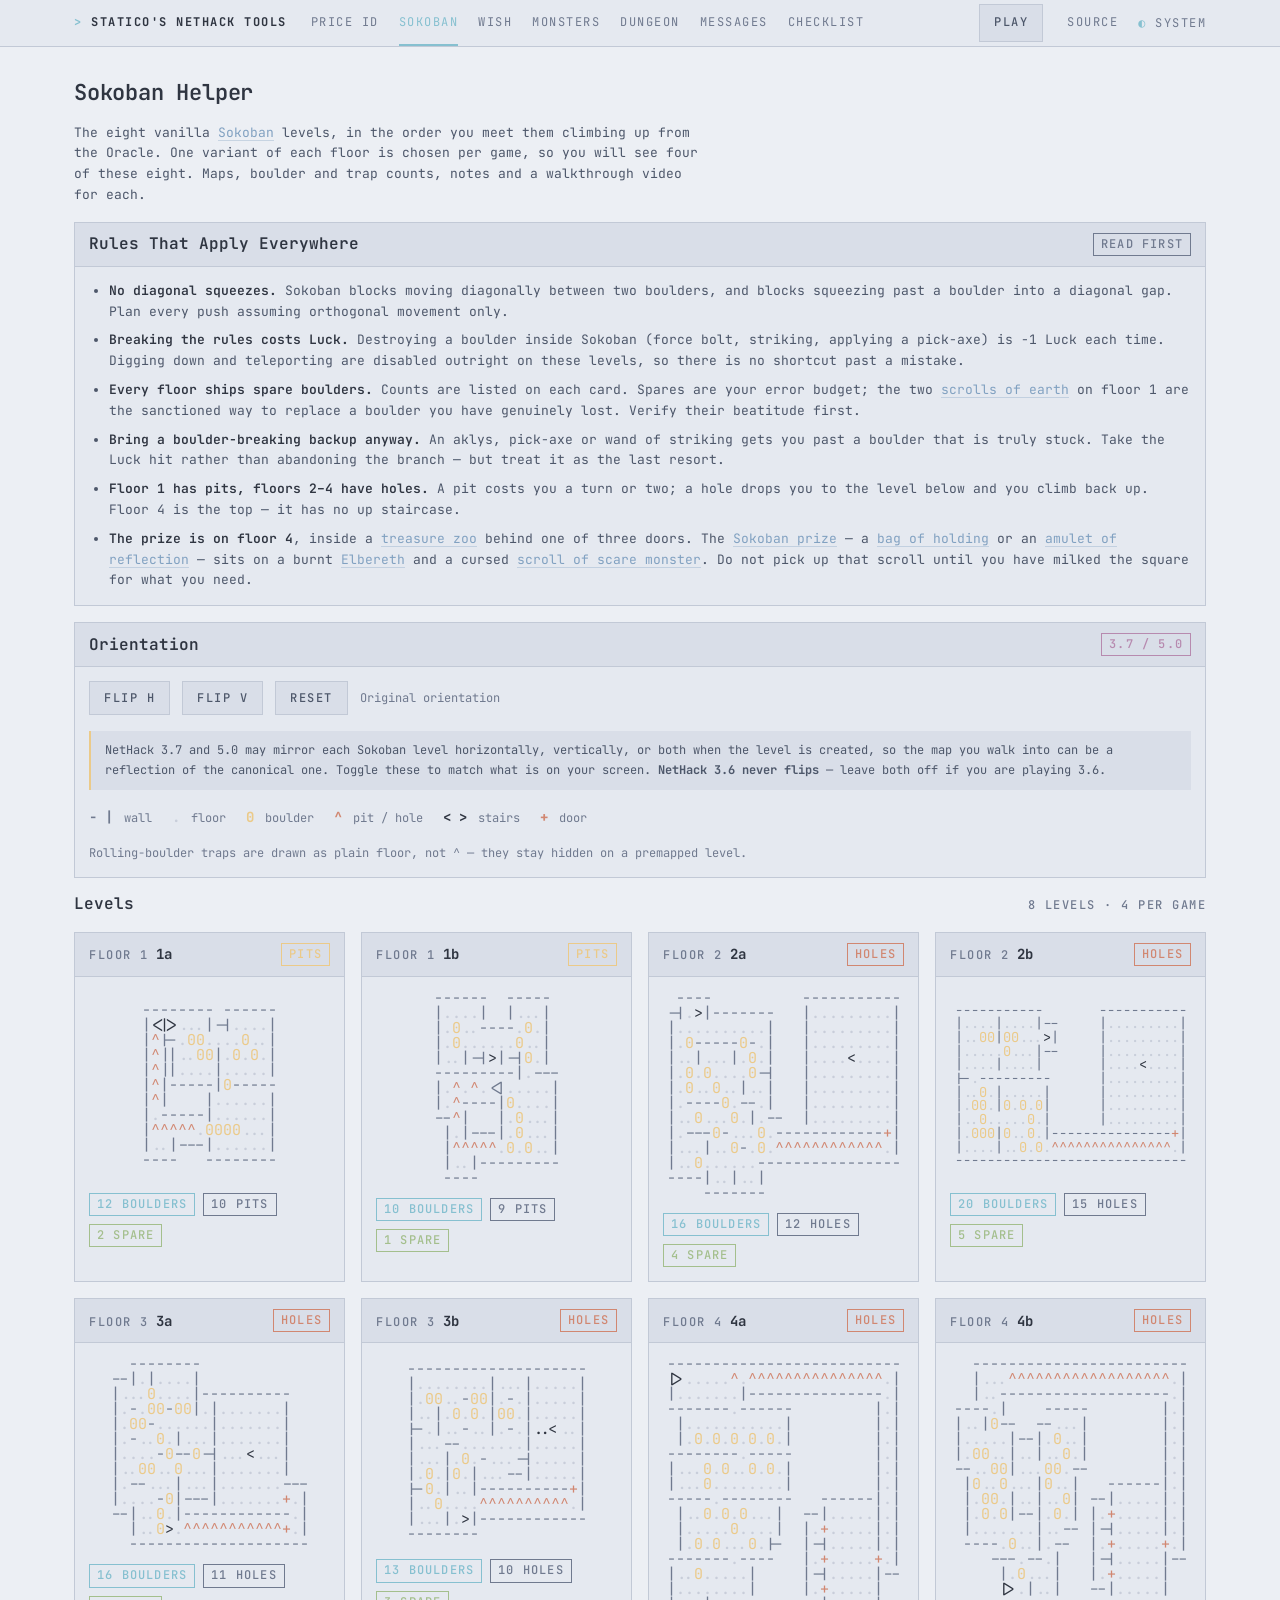
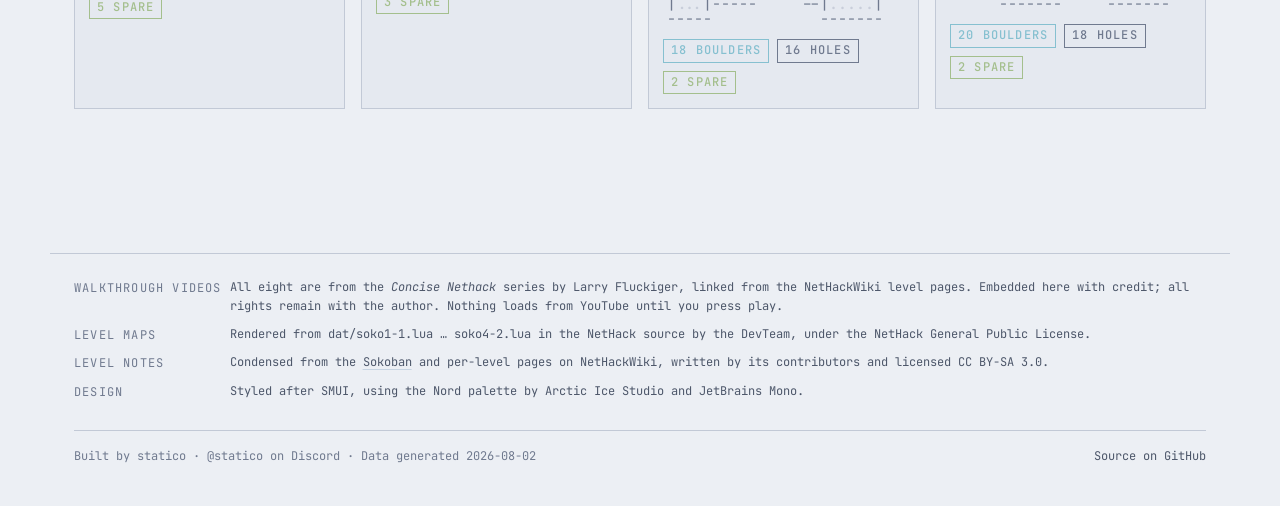
<file: sokoban.html>
<!doctype html>
<html lang="en"><head>
<meta charset="utf-8"><meta name="viewport" content="width=device-width,initial-scale=1">
<title>Sokoban Helper — statico's NetHack Tools</title>
<meta name="description" content="All eight NetHack Sokoban levels with colorized ASCII maps, boulder and trap counts, horizontal/vertical flip toggles for 3.7 and 5.0, per-level notes and walkthrough videos.">
<link rel="canonical" href="https://nethack.statico.io/sokoban">
<meta property="og:title" content="Sokoban Helper — statico&#39;s NetHack Tools">
<meta property="og:description" content="All eight NetHack Sokoban levels with colorized ASCII maps, flip toggles for 3.7/5.0, notes and walkthrough videos.">
<meta property="og:url" content="https://nethack.statico.io/sokoban"><meta property="og:type" content="website">
<meta property="og:site_name" content="statico&#39;s NetHack Tools">
<meta property="og:locale" content="en_US">
<meta property="og:image" content="https://nethack.statico.io/assets/og/sokoban.png">
<meta property="og:image:type" content="image/png">
<meta property="og:image:width" content="1200">
<meta property="og:image:height" content="630">
<meta property="og:image:alt" content="Sokoban Helper — statico&#x27;s NetHack Tools — social card for https://nethack.statico.io">
<meta name="twitter:card" content="summary_large_image">
<meta name="twitter:title" content="Sokoban Helper — statico&#39;s NetHack Tools">
<meta name="twitter:description" content="All eight NetHack Sokoban levels with colorized ASCII maps, flip toggles for 3.7/5.0, notes and walkthrough videos.">
<meta name="twitter:image" content="https://nethack.statico.io/assets/og/sokoban.png">
<meta name="twitter:image:alt" content="Sokoban Helper — statico&#x27;s NetHack Tools — social card for https://nethack.statico.io">
<link rel="icon" href="/favicon.svg" type="image/svg+xml">
<link rel="stylesheet" href="/assets/smui.css">
<script src="/assets/theme.js"></script>
<style>
  /* Level grid ---------------------------------------------------------- */
  .lvl-grid { grid-template-columns: repeat(auto-fill, minmax(252px, 1fr)); }

  button.lvl {
    font-family: var(--mono); font-size: 12px; line-height: 1.6;
    color: hsl(var(--text-0));
    padding: 0; text-align: left; cursor: pointer;
    display: flex; flex-direction: column;
  }
  button.lvl .card-hd, button.lvl .card-bd { width: 100%; }
  button.lvl .card-bd { display: flex; flex-direction: column; gap: calc(var(--step) * 3); flex: 1; }
  button.lvl[aria-expanded='true'] {
    border-color: hsl(var(--frost-2));
    background: hsl(var(--frost-2) / 0.07);
  }
  button.lvl[aria-expanded='true'] .card-hd { background: hsl(var(--frost-2) / 0.12); }

  /* Map blocks ---------------------------------------------------------- */
  .tty.plain { border: 0; background: transparent; padding: 0; }
  /* Maps are 14-29 columns wide depending on level, so a fixed font size makes
     the small ones tiny. fitMaps() scales each one to fill its container. */
  /* No overflow clipping: 12px is the floor for map glyphs now, so a tall
     level grows the card rather than losing its bottom rows. */
  .preview {
    display: flex; align-items: center; justify-content: center;
    min-height: 190px;
  }
  .preview .tty { font-size: 12px; }
  .mapwrap { display: flex; justify-content: center; }
  .mapwrap .tty { font-size: 16px; line-height: 1.05; padding: calc(var(--step) * 3); }

  /* Legend -------------------------------------------------------------- */
  .legend { display: flex; flex-wrap: wrap; gap: calc(var(--step) * 2) calc(var(--step) * 5); font-size: 12px; }
  .legend span > b { font-family: var(--mono); font-size: 14px; font-weight: 700; margin-right: 4px; }

  /* Detail -------------------------------------------------------------- */
  #detail { scroll-margin-top: 58px; } /* clears the sticky nav */
  #detail:focus { outline: none; }
  #detail:focus-visible { outline: 2px solid hsl(var(--frost-2)); outline-offset: 2px; }
  .detail-cols { display: grid; gap: calc(var(--step) * 5); grid-template-columns: minmax(0, 1fr); }
  @media (min-width: 900px) {
    /* The video is the column that benefits from width — a 16:9 embed gains
       height with every pixel, while the map is legible well before it fills
       its column. So the notes/video side gets the larger share. */
    .detail-cols { grid-template-columns: minmax(0, 0.65fr) minmax(0, 1.35fr); }
  }

  /* Flip controls repeated inside the detail panel, so you can re-orient
     without scrolling back up to the Orientation card. */
  .flip-row { gap: calc(var(--step) * 2); align-items: center; }
  .flip-row .label { margin-right: calc(var(--step) * 1); }

  /* YouTube facade ------------------------------------------------------ */
  .yt {
    position: relative; width: 100%; aspect-ratio: 16 / 9;
    background: hsl(var(--surface-2));
    border: 1px solid hsl(var(--line));
    overflow: hidden;
  }
  .yt-facade {
    position: absolute; inset: 0; width: 100%; height: 100%;
    padding: 0; margin: 0; border: 0; background: hsl(var(--surface-2));
    cursor: pointer; display: block;
  }
  .yt-facade img { width: 100%; height: 100%; object-fit: cover; display: block; }
  .yt-play {
    position: absolute; left: 50%; top: 50%; transform: translate(-50%, -50%);
    width: 54px; height: 38px; display: grid; place-items: center;
    background: hsl(var(--surface-0) / 0.86);
    border: 1px solid hsl(var(--frost-2));
    color: hsl(var(--frost-2)); font-size: 15px;
    transition: background 0.12s ease, color 0.12s ease;
  }
  .yt-facade:hover .yt-play { background: hsl(var(--frost-2)); color: hsl(var(--surface-0)); }
  .yt iframe { position: absolute; inset: 0; width: 100%; height: 100%; border: 0; }

  /* Mirror the video to match the flip toggles. The map is flipped as grid
     data — a video can only be flipped as pixels, so this is the one place a
     CSS transform is the right tool.

     Only the media is transformed, not .yt itself: the play overlay is a
     sibling of the <img>, so it keeps pointing right instead of becoming a
     backwards triangle. */
  .yt.mirror-h .yt-facade img, .yt.mirror-h iframe { transform: scaleX(-1); }
  .yt.mirror-v .yt-facade img, .yt.mirror-v iframe { transform: scaleY(-1); }
  .yt.mirror-h.mirror-v .yt-facade img,
  .yt.mirror-h.mirror-v iframe { transform: scale(-1, -1); }

  .strat { margin: 0; padding-left: calc(var(--step) * 5); }
  .strat li { margin-bottom: calc(var(--step) * 2); color: hsl(var(--text-1)); }
  .strat li:last-child { margin-bottom: 0; }
  .strat b { color: hsl(var(--text-0)); font-weight: 600; }
</style>
</head><body>
<div id="nav"></div>

<main class="wrap page stack">

  <header class="stack">
    <h1>Sokoban Helper</h1>
    <p class="mid" style="max-width:78ch">
      The eight vanilla <a class="wiki" href="https://nethackwiki.com/wiki/Sokoban" target="_blank" rel="noopener">Sokoban</a>
      levels, in the order you meet them climbing up from the Oracle. One variant of each floor is chosen per game,
      so you will see four of these eight. Maps, boulder and trap counts, notes and a walkthrough video for each.
    </p>
  </header>

  <section class="card">
    <div class="card-hd"><h2>Rules That Apply Everywhere</h2><span class="badge b-dim">Read first</span></div>
    <div class="card-bd">
      <ul class="strat">
        <li><b>No diagonal squeezes.</b> Sokoban blocks moving diagonally between two boulders, and blocks squeezing
          past a boulder into a diagonal gap. Plan every push assuming orthogonal movement only.</li>
        <li><b>Breaking the rules costs Luck.</b> Destroying a boulder inside Sokoban (force bolt, striking, applying a
          pick-axe) is &minus;1 Luck each time. Digging down and teleporting are disabled outright on these levels, so
          there is no shortcut past a mistake.</li>
        <li><b>Every floor ships spare boulders.</b> Counts are listed on each card. Spares are your error budget; the
          two <a class="wiki" href="https://nethackwiki.com/wiki/Scroll_of_earth" target="_blank" rel="noopener">scrolls of earth</a>
          on floor 1 are the sanctioned way to replace a boulder you have genuinely lost. Verify their beatitude first.</li>
        <li><b>Bring a boulder-breaking backup anyway.</b> An aklys, pick-axe or wand of striking gets you past a boulder
          that is truly stuck. Take the Luck hit rather than abandoning the branch — but treat it as the last resort.</li>
        <li><b>Floor 1 has pits, floors 2&ndash;4 have holes.</b> A pit costs you a turn or two; a hole drops you to the
          level below and you climb back up. Floor 4 is the top &mdash; it has no up staircase.</li>
        <li><b>The prize is on floor 4</b>, inside a
          <a class="wiki" href="https://nethackwiki.com/wiki/Treasure_zoo" target="_blank" rel="noopener">treasure zoo</a>
          behind one of three doors. The
          <a class="wiki" href="https://nethackwiki.com/wiki/Sokoban_prize" target="_blank" rel="noopener">Sokoban prize</a>
          &mdash; a <a class="wiki" href="https://nethackwiki.com/wiki/Bag_of_holding" target="_blank" rel="noopener">bag of holding</a>
          or an <a class="wiki" href="https://nethackwiki.com/wiki/Amulet_of_reflection" target="_blank" rel="noopener">amulet of reflection</a>
          &mdash; sits on a burnt <a class="wiki" href="https://nethackwiki.com/wiki/Elbereth" target="_blank" rel="noopener">Elbereth</a>
          and a cursed <a class="wiki" href="https://nethackwiki.com/wiki/Scroll_of_scare_monster" target="_blank" rel="noopener">scroll of scare monster</a>.
          Do not pick up that scroll until you have milked the square for what you need.</li>
      </ul>
    </div>
  </section>

  <section class="card">
    <div class="card-hd">
      <h2>Orientation</h2>
      <span class="badge b-purple">3.7 / 5.0</span>
    </div>
    <div class="card-bd stack">
      <div class="row">
        <button type="button" class="btn" data-flip="h" aria-pressed="false">Flip H</button>
        <button type="button" class="btn" data-flip="v" aria-pressed="false">Flip V</button>
        <button type="button" class="btn" data-flip="reset">Reset</button>
        <span class="dim small flip-state">Original orientation</span>
      </div>
      <div class="note note-warn">
        NetHack 3.7 and 5.0 may mirror each Sokoban level horizontally, vertically, or both when the level is created,
        so the map you walk into can be a reflection of the canonical one. Toggle these to match what is on your screen.
        <b>NetHack 3.6 never flips</b> &mdash; leave both off if you are playing 3.6.
      </div>
      <div class="legend dim">
        <span><b class="g-wall">- |</b> wall</span>
        <span><b class="g-floor">.</b> floor</span>
        <span><b class="g-boulder">0</b> boulder</span>
        <span><b class="g-hole">^</b> pit / hole</span>
        <span><b class="g-stair">&lt; &gt;</b> stairs</span>
        <span><b class="g-door">+</b> door</span>
      </div>
      <!-- margin-bottom only: a bare margin:0 would also cancel the margin-top
           that .stack uses to space its children. -->
      <p class="dim small" style="margin-bottom:0">
        Rolling-boulder traps are drawn as plain floor, not <code>^</code> &mdash; they stay hidden on a premapped level.
      </p>
    </div>
  </section>

  <section class="stack">
    <div class="spread">
      <h2>Levels</h2>
      <span class="label" id="levelCount"></span>
    </div>
    <div class="grid lvl-grid" id="grid">
      <div class="empty">Loading levels&hellip;</div>
    </div>
  </section>

  <section class="card card-glow" id="detail" role="region" tabindex="-1" hidden></section>

</main>

<footer class="footer wrap credits">
  <dl>
    <dt>Walkthrough videos</dt>
    <dd>
      All eight are from the <em>Concise Nethack</em> series by
      <a href="https://www.youtube.com/@larryfluckiger9189" rel="noopener">Larry Fluckiger</a>,
      linked from the NetHackWiki level pages. Embedded here with credit; all rights remain
      with the author. Nothing loads from YouTube until you press play.
    </dd>

    <dt>Level maps</dt>
    <dd>
      Rendered from <code>dat/soko1-1.lua</code> &hellip; <code>soko4-2.lua</code> in the
      <a href="https://github.com/NetHack/NetHack" rel="noopener">NetHack source</a>
      by the DevTeam, under the
      <a href="https://www.nethack.org/common/license.html" rel="noopener">NetHack General Public License</a>.
    </dd>

    <dt>Level notes</dt>
    <dd>
      Condensed from the
      <a href="https://nethackwiki.com/wiki/Sokoban" class="wiki" target="_blank" rel="noopener">Sokoban</a>
      and per-level pages on <a href="https://nethackwiki.com/" rel="noopener">NetHackWiki</a>,
      written by its contributors and licensed
      <a href="https://creativecommons.org/licenses/by-sa/3.0/" rel="noopener">CC BY-SA 3.0</a>.
    </dd>

    <dt>Design</dt>
    <dd>
      Styled after <a href="https://smui.statico.io/" rel="noopener">SMUI</a>, using the
      <a href="https://www.nordtheme.com/" rel="noopener">Nord</a> palette by Arctic Ice Studio
      and <a href="https://www.jetbrains.com/lp/mono/" rel="noopener">JetBrains Mono</a>.
    </dd>
  </dl>

  <div class="meta-bar">
    <span>Built by statico &middot; <code>@statico</code> on Discord &middot; <span class="dim" id="gen"></span></span>
    <span class="links">
      <a href="https://github.com/statico/nethack-tools" rel="noopener">Source on GitHub</a>
    </span>
  </div>
</footer>

<script src="/assets/nav.js"></script>
<script>
(function () {
  'use strict';

  var WIKI = 'https://nethackwiki.com/wiki/';

  var GLYPH = {
    '-': 'g-wall', '|': 'g-wall',
    '.': 'g-floor',
    '0': 'g-boulder',
    '^': 'g-hole',
    '<': 'g-stair', '>': 'g-stair',
    '+': 'g-door'
  };

  // mirrorVid: whether the walkthrough video follows the flip toggles. On by
  // default — it is the point of the feature — but escapable, because a
  // mirrored YouTube player has a mirrored control bar too.
  var state = { levels: [], h: false, v: false, open: null, mirrorVid: true };

  var elGrid   = document.getElementById('grid');
  var elDetail = document.getElementById('detail');
  var elCount  = document.getElementById('levelCount');
  var elGen    = document.getElementById('gen');

  /* -- helpers ---------------------------------------------------------- */

  function esc(s) {
    return String(s).replace(/[&<>"']/g, function (c) {
      return { '&': '&amp;', '<': '&lt;', '>': '&gt;', '"': '&quot;', "'": '&#39;' }[c];
    });
  }

  function wikiUrl(page) { return WIKI + encodeURI(String(page).replace(/ /g, '_')); }

  function wikiLink(page, text) {
    return '<a class="wiki" href="' + esc(wikiUrl(page)) + '" target="_blank" rel="noopener">' +
           esc(text || page) + '</a>';
  }

  function count(map, ch) {
    var n = 0;
    for (var i = 0; i < map.length; i++) {
      for (var j = 0; j < map[i].length; j++) if (map[i][j] === ch) n++;
    }
    return n;
  }

  /* -- map transform + colorize ----------------------------------------- */

  // Grid-data transform: reverse each row for H, reverse row order for V.
  // Never a CSS transform — the text must stay selectable and readable.
  function flipMap(rows, h, v) {
    var out = rows.map(function (r) {
      return h ? r.split('').reverse().join('') : r;
    });
    if (v) out = out.slice().reverse();
    return out;
  }

  // Coalesce runs of identical glyph class into a single <span>.
  function colorRow(row) {
    var out = '', i = 0, n = row.length;
    while (i < n) {
      var cls = GLYPH[row.charAt(i)] || '';
      var j = i + 1;
      while (j < n && (GLYPH[row.charAt(j)] || '') === cls) j++;
      var chunk = esc(row.slice(i, j));
      out += cls ? '<span class="' + cls + '">' + chunk + '</span>' : chunk;
      i = j;
    }
    return out;
  }

  function colorMap(rows) { return rows.map(colorRow).join('\n'); }

  function viewMap(lvl) { return flipMap(lvl.map, state.h, state.v); }

  /* -- rendering -------------------------------------------------------- */

  function trapBadge(lvl) {
    var cls = lvl.trap_type === 'pit' ? 'b-yellow' : 'b-orange';
    return '<span class="badge ' + cls + '">' + esc(lvl.trap_type) + 's</span>';
  }

  function cardHtml(lvl) {
    var boulders = count(lvl.map, '0');
    var traps    = count(lvl.map, '^');
    var spare    = boulders - traps;
    return '' +
      '<button type="button" class="card card-glow lvl" data-id="' + esc(lvl.id) + '"' +
              ' aria-expanded="false" aria-controls="detail">' +
        '<span class="card-hd">' +
          '<span><span class="label">Floor ' + esc(lvl.floor) + '</span> ' +
            '<b style="font-size:14px">' + esc(lvl.id) + '</b></span>' +
          trapBadge(lvl) +
        '</span>' +
        '<span class="card-bd">' +
          '<span class="preview"><span class="tty tty-sm plain">' + colorMap(viewMap(lvl)) + '</span></span>' +
          '<span class="row small dim" style="gap:calc(var(--step)*2)">' +
            '<span class="badge b-frost">' + boulders + ' boulders</span>' +
            '<span class="badge b-dim">' + traps + ' ' + esc(lvl.trap_type) + 's</span>' +
            '<span class="badge ' + (spare > 0 ? 'b-green' : 'b-red') + '">' + spare + ' spare</span>' +
          '</span>' +
        '</span>' +
      '</button>';
  }

  function renderGrid() {
    elGrid.innerHTML = state.levels.map(cardHtml).join('');
    if (state.open) {
      var b = elGrid.querySelector('button.lvl[data-id="' + state.open + '"]');
      if (b) b.setAttribute('aria-expanded', 'true');
    }
    fitMaps();
  }

  /* -- flip controls ----------------------------------------------------- */

  // Rendered in two places (the Orientation card and the detail panel) and
  // driven by delegation, so there is one behaviour rather than two copies.
  function flipRowHtml() {
    function b(key, text) {
      var pressed = key === 'reset' ? ''
        : ' aria-pressed="' + (key === 'h' ? state.h : state.v) + '"';
      return '<button type="button" class="btn" data-flip="' + key + '"' + pressed + '>' +
             text + '</button>';
    }
    return '<div class="row flip-row">' +
             '<span class="label">Orientation</span>' +
             b('h', 'Flip H') + b('v', 'Flip V') + b('reset', 'Reset') +
             '<span class="dim small flip-state"></span>' +
           '</div>';
  }

  function flipWords() {
    if (!state.h && !state.v) return 'Original orientation';
    return 'Mirrored ' + [state.h ? 'horizontally' : null, state.v ? 'vertically' : null]
      .filter(Boolean).join(' + ');
  }

  // Push state onto every flip control on the page, wherever it lives.
  function syncFlips() {
    Array.prototype.forEach.call(document.querySelectorAll('[data-flip]'), function (b) {
      var k = b.getAttribute('data-flip');
      if (k !== 'reset') b.setAttribute('aria-pressed', String(k === 'h' ? state.h : state.v));
    });
    Array.prototype.forEach.call(document.querySelectorAll('.flip-state'), function (s) {
      s.textContent = flipWords();
    });
  }

  /* -- video mirroring --------------------------------------------------- */

  function mirrorClass() {
    if (!state.mirrorVid) return '';
    return (state.h ? ' mirror-h' : '') + (state.v ? ' mirror-v' : '');
  }

  // Always emitted, hidden while there is nothing to mirror against, so
  // applyMirror() can reveal it without re-rendering the video zone.
  function mirrorToggleHtml() {
    return '<button type="button" class="btn" id="ytMirror"' +
           (state.h || state.v ? '' : ' hidden') +
           ' aria-pressed="' + state.mirrorVid + '">' +
           (state.mirrorVid ? 'Unmirror video' : 'Mirror video') + '</button>';
  }

  // Class swap only — never re-render, or a playing iframe would restart.
  function applyMirror() {
    var box = document.getElementById('yt');
    if (box) box.className = 'yt' + mirrorClass();
    var btn = document.getElementById('ytMirror');
    if (btn) {
      btn.hidden = !state.h && !state.v;
      btn.setAttribute('aria-pressed', String(state.mirrorVid));
      btn.textContent = state.mirrorVid ? 'Unmirror video' : 'Mirror video';
    }
  }

  // Facade only — no <iframe> is ever emitted here. The iframe is created in
  // startVideo(), on user activation.
  function ytHtml(lvl) {
    var id = lvl.youtube;
    if (!id) return '<div class="empty">No walkthrough video for this level.</div>';
    return '' +
      '<div class="yt' + mirrorClass() + '" id="yt" data-video="' + esc(id) + '">' +
        '<button type="button" class="yt-facade" id="ytPlay">' +
          '<img src="https://img.youtube.com/vi/' + esc(id) + '/hqdefault.jpg" alt="" loading="lazy" ' +
               'width="480" height="360">' +
          '<span class="yt-play" aria-hidden="true">&#9654;</span>' +
          '<span class="sr-only">Play walkthrough video for Sokoban Level ' + esc(lvl.id) + '</span>' +
        '</button>' +
      '</div>' +
      '<div class="row" style="margin-top:calc(var(--step)*2)">' +
        '<button type="button" class="btn btn-danger" id="ytStop" hidden>Stop video</button>' +
        mirrorToggleHtml() +
        '<a class="small" href="https://www.youtube.com/watch?v=' + esc(id) + '" target="_blank" rel="noopener">' +
          'Watch on youtube.com &#8599;</a>' +
      '</div>' +
      '<p class="small dim" style="margin-top:calc(var(--step)*2)">' +
        (lvl.video_title ? '&ldquo;' + esc(lvl.video_title) + '&rdquo; by ' : 'Video by ') +
        '<a href="' + esc(lvl.video_author_url || 'https://www.youtube.com/@larryfluckiger9189') + '" ' +
           'target="_blank" rel="noopener">' + esc(lvl.video_author || 'Larry Fluckiger') + '</a>. ' +
        'Linked from the NetHackWiki level page; all rights remain with the author.' +
      '</p>';
  }

  function bindVideo() {
    var play = document.getElementById('ytPlay');
    if (play) play.addEventListener('click', startVideo);
    var stop = document.getElementById('ytStop');
    if (stop) stop.addEventListener('click', stopVideo);
    var mir = document.getElementById('ytMirror');
    if (mir) mir.addEventListener('click', function () {
      state.mirrorVid = !state.mirrorVid;
      applyMirror();
    });
  }

  function orientationNote() {
    if (!state.h && !state.v) return '';
    var what = state.h && state.v ? 'horizontally and vertically'
             : state.h ? 'horizontally' : 'vertically';
    return '<div class="note">Map is mirrored <b>' + what + '</b> (3.7 / 5.0 orientation). ' +
           'NetHack 3.6 always uses the original orientation.</div>';
  }

  function floorFourNote(lvl) {
    if (lvl.floor !== 4) return '';
    var favored = lvl.variant === 'a' ? 'a bag of holding' : 'an amulet of reflection';
    return '<div class="note note-warn"><b>Prize odds.</b> In NetHack 3.6 the prize is an even split between a ' +
           'bag of holding and an amulet of reflection. In 3.7 and 5.0 the roll is weighted: on ' + esc(lvl.id) +
           ' it is 75% ' + favored + '. Floor 4 is the top of the branch and has <b>no up staircase</b> &mdash; ' +
           'that is not a missing glyph.</div>';
  }

  function renderDetail(lvl) {
    var boulders = count(lvl.map, '0');
    var traps    = count(lvl.map, '^');
    var spare    = boulders - traps;

    elDetail.innerHTML = '' +
      '<div class="card-hd">' +
        '<h2 id="detailTitle">Sokoban Level ' + esc(lvl.id) + '</h2>' +
        '<span class="row" style="gap:calc(var(--step)*2)">' +
          '<span class="badge b-purple">Floor ' + esc(lvl.floor) + '</span>' +
          trapBadge(lvl) +
          '<button type="button" class="btn" id="detailClose">Close</button>' +
        '</span>' +
      '</div>' +
      '<div class="card-bd">' +
        '<div class="detail-cols">' +
          '<div class="stack">' +
            flipRowHtml() +
            '<div class="mapwrap"><div class="tty">' + colorMap(viewMap(lvl)) + '</div></div>' +
            '<div id="orientNote">' + orientationNote() + '</div>' +
          '</div>' +
          '<div class="stack">' +
            '<div class="row">' +
              '<span class="badge b-frost">' + boulders + ' boulders</span>' +
              '<span class="badge b-dim">' + traps + ' ' + esc(lvl.trap_type) + 's</span>' +
              '<span class="badge ' + (spare > 0 ? 'b-green' : 'b-red') + '">' + spare + ' spare</span>' +
              '<span class="badge b-dim">' + esc(lvl.source_file) + '</span>' +
            '</div>' +
            // No margin:0 here — .stack spaces its children with margin-top,
            // so zeroing the margin welds the notes to the badges above.
            '<p class="mid">' + esc(lvl.notes) + '</p>' +
            floorFourNote(lvl) +
            '<div>' +
              '<div class="label" style="margin-bottom:calc(var(--step)*2)">Walkthrough</div>' +
              '<div id="ytZone">' + ytHtml(lvl) + '</div>' +
            '</div>' +
            '<div>' + wikiLink(lvl.wiki_page, lvl.wiki_page + ' on NetHackWiki ↗') + '</div>' +
          '</div>' +
        '</div>' +
      '</div>';

    elDetail.setAttribute('aria-labelledby', 'detailTitle');
    elDetail.hidden = false;

    var close = document.getElementById('detailClose');
    if (close) close.addEventListener('click', function (e) {
      e.stopPropagation();
      closeDetail(true);
    });

    bindVideo();
    syncFlips();
    fitMaps();
  }

  /* -- video ------------------------------------------------------------ */

  function currentLevel() {
    return state.levels.filter(function (l) { return l.id === state.open; })[0];
  }

  function startVideo() {
    var box = document.getElementById('yt');
    if (!box || box.querySelector('iframe')) return;
    var id = box.getAttribute('data-video');
    var lvl = currentLevel();
    var frame = document.createElement('iframe');
    frame.src = 'https://www.youtube-nocookie.com/embed/' + encodeURIComponent(id) + '?autoplay=1&rel=0';
    frame.title = 'Sokoban Level ' + (lvl ? lvl.id : '') + ' walkthrough';
    frame.allow = 'accelerometer; autoplay; clipboard-write; encrypted-media; gyroscope; picture-in-picture';
    frame.setAttribute('allowfullscreen', '');
    frame.setAttribute('referrerpolicy', 'strict-origin-when-cross-origin');
    box.innerHTML = '';
    box.appendChild(frame);
    var stop = document.getElementById('ytStop');
    if (stop) { stop.hidden = false; stop.focus(); }
  }

  function stopVideo() {
    var zone = document.getElementById('ytZone');
    var lvl = currentLevel();
    if (!zone || !lvl) return;
    zone.innerHTML = ytHtml(lvl);   // drops the iframe entirely
    bindVideo();
    var play = document.getElementById('ytPlay');
    if (play) play.focus();
  }

  /* -- open / close ----------------------------------------------------- */

  function openDetail(id, scroll) {
    var lvl = state.levels.filter(function (l) { return l.id === id; })[0];
    if (!lvl) return;
    state.open = id;
    Array.prototype.forEach.call(elGrid.querySelectorAll('button.lvl'), function (b) {
      b.setAttribute('aria-expanded', String(b.getAttribute('data-id') === id));
    });
    renderDetail(lvl);
    if (history.replaceState) history.replaceState(null, '', '#' + id);
    if (scroll !== false) {
      var reduce = window.matchMedia && window.matchMedia('(prefers-reduced-motion: reduce)').matches;
      elDetail.scrollIntoView({ behavior: reduce ? 'auto' : 'smooth', block: 'start' });
      elDetail.focus({ preventScroll: true });
    }
  }

  function closeDetail(refocus) {
    var prev = state.open;
    state.open = null;
    elDetail.hidden = true;
    elDetail.innerHTML = '';
    Array.prototype.forEach.call(elGrid.querySelectorAll('button.lvl'), function (b) {
      b.setAttribute('aria-expanded', 'false');
    });
    if (history.replaceState) history.replaceState(null, '', location.pathname + location.search);
    if (refocus && prev) {
      var b = elGrid.querySelector('button.lvl[data-id="' + prev + '"]');
      if (b) b.focus();
    }
  }

  /* -- flips ------------------------------------------------------------ */

  // Scale each .tty map so it fills the width available to it. Measure at the
  // element's current size, then scale by the ratio — accurate for any font,
  // and avoids assuming a character-advance ratio.
  function fitMaps() {
    var maps = document.querySelectorAll('.preview .tty, .mapwrap .tty');
    Array.prototype.forEach.call(maps, function (m) {
      var box = m.parentNode;
      var inPreview = box.classList.contains('preview');
      var maxPx = inPreview ? 15 : 20;   // don't blow small maps up absurdly
      var minPx = 12;                    // site-wide floor; never go below it

      m.style.fontSize = '';             // reset so we measure the CSS default
      var base = parseFloat(getComputedStyle(m).fontSize) || 13;
      var pad = inPreview ? 0 : parseFloat(getComputedStyle(m).paddingLeft) * 2;
      var natural = m.scrollWidth - pad; // width of the glyphs at `base`
      var avail = box.clientWidth - pad;
      if (!natural || !avail) return;

      var size = base * (avail / natural);
      size = Math.max(minPx, Math.min(maxPx, Math.floor(size * 10) / 10));
      m.style.fontSize = size + 'px';
    });
  }

  var fitPending;
  window.addEventListener('resize', function () {
    clearTimeout(fitPending);
    fitPending = setTimeout(fitMaps, 120);
  });

  // Patches the open detail panel in place rather than calling renderDetail():
  // a re-render would drop a playing iframe and restart the walkthrough.
  function applyFlips() {
    syncFlips();
    renderGrid();

    var lvl = currentLevel();
    if (!lvl) return;
    var map = elDetail.querySelector('.mapwrap .tty');
    if (map) map.innerHTML = colorMap(viewMap(lvl));
    var note = document.getElementById('orientNote');
    if (note) note.innerHTML = orientationNote();
    applyMirror();
    fitMaps();
  }

  document.addEventListener('click', function (e) {
    var btn = e.target.closest ? e.target.closest('[data-flip]') : null;
    if (!btn) return;
    var key = btn.getAttribute('data-flip');
    if (key === 'h') state.h = !state.h;
    else if (key === 'v') state.v = !state.v;
    else { state.h = false; state.v = false; }
    applyFlips();
  });

  elGrid.addEventListener('click', function (e) {
    var btn = e.target.closest ? e.target.closest('button.lvl') : null;
    if (!btn) return;
    var id = btn.getAttribute('data-id');
    if (state.open === id) closeDetail(true); else openDetail(id);
  });

  document.addEventListener('keydown', function (e) {
    if (e.key === 'Escape' && state.open) closeDetail(true);
  });

  /* -- boot ------------------------------------------------------------- */

  fetch('/data/sokoban.json')
    .then(function (r) {
      if (!r.ok) throw new Error('HTTP ' + r.status);
      return r.json();
    })
    .then(function (data) {
      state.levels = (data && data.levels) || [];
      elCount.textContent = state.levels.length + ' levels · 4 per game';
      if (data && data.generated_from && data.generated_from.generated) {
        elGen.textContent = 'Data generated ' + data.generated_from.generated;
      }
      if (!state.levels.length) {
        elGrid.innerHTML = '<div class="empty">No level data found.</div>';
        return;
      }
      renderGrid();
      var hash = (location.hash || '').replace(/^#/, '');
      if (hash) openDetail(hash, false);

      // Keep browser back/forward in sync — a hash change is a same-document
      // navigation, so nothing re-renders without this.
      window.addEventListener('hashchange', function () {
        var h = (location.hash || '').replace(/^#/, '');
        if (!h) { closeDetail(false); return; }
        if (h !== state.open) openDetail(h, false);
      });
    })
    .catch(function (err) {
      elGrid.innerHTML = '<div class="empty">Could not load <code>/data/sokoban.json</code> &mdash; ' +
                         esc(err.message) + '</div>';
    });

  // Exposed for verification only.
  window.__soko = { flipMap: flipMap, colorMap: colorMap, state: state };
})();
</script>
</body></html>
</file>
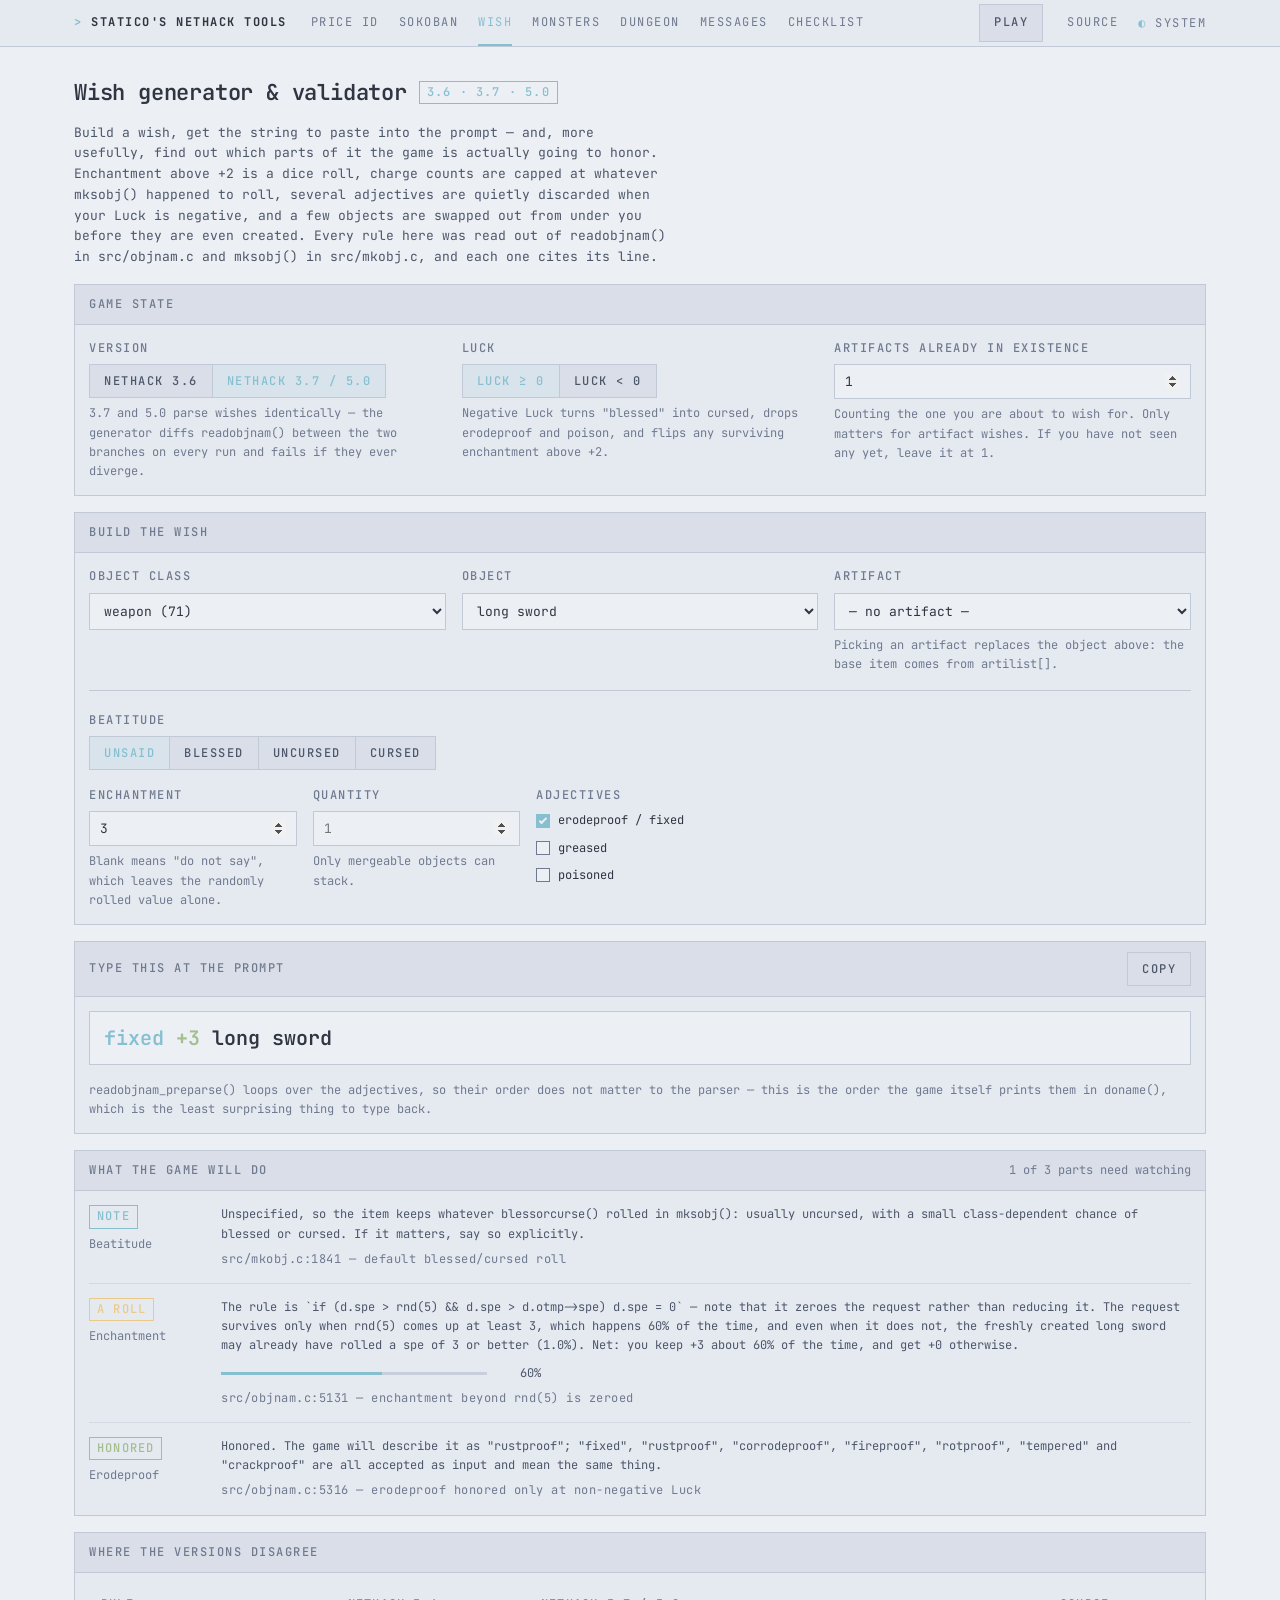
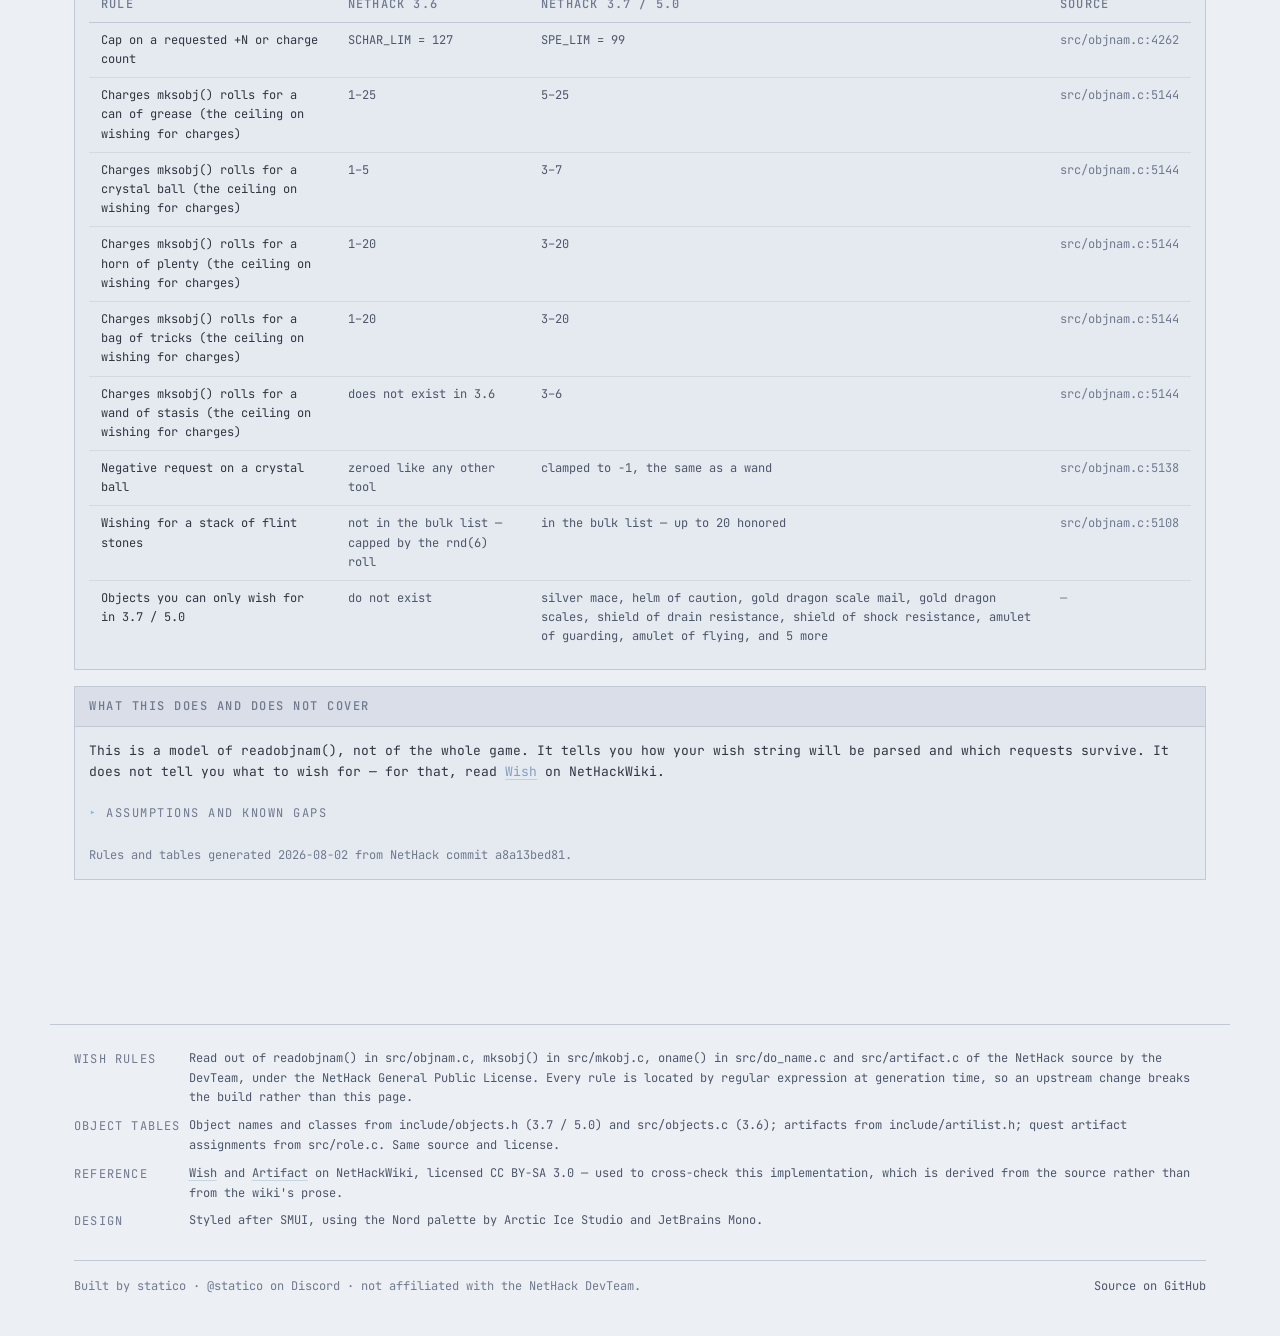
<file: wish.html>
<!doctype html>
<html lang="en"><head>
<meta charset="utf-8"><meta name="viewport" content="width=device-width,initial-scale=1">
<title>Wish Generator &amp; Validator — statico's NetHack Tools</title>
<meta name="description" content="Build a NetHack wish string and see exactly which parts the game honors, clamps or silently drops. Every rule read out of readobjnam() and mksobj(), for NetHack 3.6, 3.7 and 5.0.">
<link rel="canonical" href="https://nethack.statico.io/wish">
<meta property="og:title" content="Wish Generator &amp; Validator — statico&#39;s NetHack Tools">
<meta property="og:description" content="Build a NetHack wish and see which parts the game honors, clamps or drops — enchantment caps, charge limits, artifact failure odds — derived from readobjnam().">
<meta property="og:url" content="https://nethack.statico.io/wish"><meta property="og:type" content="website">
<meta property="og:site_name" content="statico&#39;s NetHack Tools">
<meta property="og:locale" content="en_US">
<meta property="og:image" content="https://nethack.statico.io/assets/og/wish.png">
<meta property="og:image:type" content="image/png">
<meta property="og:image:width" content="1200">
<meta property="og:image:height" content="630">
<meta property="og:image:alt" content="Wish Generator &amp; Validator — statico&#x27;s NetHack Tools — social card for https://nethack.statico.io">
<meta name="twitter:card" content="summary_large_image">
<meta name="twitter:title" content="Wish Generator &amp; Validator — statico&#39;s NetHack Tools">
<meta name="twitter:description" content="Build a NetHack wish and see which parts the game honors, clamps or drops — enchantment caps, charge limits, artifact failure odds — derived from readobjnam().">
<meta name="twitter:image" content="https://nethack.statico.io/assets/og/wish.png">
<meta name="twitter:image:alt" content="Wish Generator &amp; Validator — statico&#x27;s NetHack Tools — social card for https://nethack.statico.io">
<link rel="icon" href="/favicon.svg" type="image/svg+xml">
<link rel="stylesheet" href="/assets/smui.css">
<script src="/assets/theme.js"></script>
<style>
  /* Page-local only. Colors come from smui.css custom properties. */
  .wishline {
    font-size: 20px; font-weight: 600; color: hsl(var(--frost-2));
    background: hsl(var(--surface-0));
    border: 1px solid hsl(var(--line));
    padding: calc(var(--step) * 3) calc(var(--step) * 3.5);
    overflow-x: auto; white-space: nowrap; line-height: 1.4;
  }
  .wishline .w-name { color: hsl(var(--text-0)); }
  .wishline .w-spe { color: hsl(var(--green)); }
  .wishline .w-count { color: hsl(var(--yellow)); }
  .wishline .empty-hint { color: hsl(var(--text-2)); font-weight: 400; font-size: 13px; }
  .checks { display: flex; flex-direction: column; gap: calc(var(--step) * 2); }
  .check { display: flex; align-items: center; gap: calc(var(--step) * 2); font-size: 12px; cursor: pointer; }
  .check.off { color: hsl(var(--text-2)); cursor: not-allowed; }
  .f-row { display: grid; grid-template-columns: 120px 1fr; gap: calc(var(--step) * 3); align-items: start; }
  @media (max-width: 620px) { .f-row { grid-template-columns: 1fr; gap: calc(var(--step) * 1); } }
  .f-list > * + * { margin-top: calc(var(--step) * 3.5); padding-top: calc(var(--step) * 3.5); border-top: 1px solid hsl(var(--line) / 0.5); }
  .f-body { font-size: 12px; color: hsl(var(--text-1)); }
  .f-cite { font-size: 12px; color: hsl(var(--text-2)); letter-spacing: 0.5px; margin-top: calc(var(--step) * 1.5); }
  .f-meter { display: flex; align-items: center; gap: calc(var(--step) * 2); margin-top: calc(var(--step) * 2); max-width: 320px; }
  .f-meter .pct { font-size: 12px; color: hsl(var(--text-1)); min-width: 46px; text-align: right; }
  .sel-wide { max-width: 100%; }
  .fields { display: grid; gap: calc(var(--step) * 4); grid-template-columns: repeat(auto-fit, minmax(200px, 1fr)); }
  /* .field is a column flex, so a bare .seg child would stretch to fill it;
     the scroll wrapper keeps it hugging its buttons and scrollable when narrow */
  .seg-scroll .seg { max-width: none; }
  .field-wide { grid-column: 1 / -1; }
  .seg-scroll { overflow-x: auto; max-width: 100%; align-self: flex-start; }
  .diff td:first-child { color: hsl(var(--text-0)); }
  .arti-note { font-size: 12px; color: hsl(var(--text-2)); }
</style>
</head><body>
<div id="nav"></div>

<main class="wrap page stack">

  <header class="stack">
    <div class="row">
      <h1>Wish generator &amp; validator</h1>
      <span class="badge b-frost">3.6 · 3.7 · 5.0</span>
    </div>
    <p class="mid" style="max-width:74ch">
      Build a wish, get the string to paste into the prompt — and, more usefully, find out
      which parts of it the game is actually going to honor. Enchantment above +2 is a dice
      roll, charge counts are capped at whatever <code>mksobj()</code> happened to roll,
      several adjectives are quietly discarded when your Luck is negative, and a few objects
      are swapped out from under you before they are even created. Every rule here was read
      out of <code>readobjnam()</code> in <code>src/objnam.c</code> and
      <code>mksobj()</code> in <code>src/mkobj.c</code>, and each one cites its line.
    </p>
  </header>

  <!-- ===================== context ===================== -->
  <section class="card">
    <div class="card-hd"><span class="label">Game state</span></div>
    <div class="card-bd fields">
      <div class="field">
        <span class="label">Version</span>
        <div class="seg-scroll">
          <div class="seg" id="ver" role="group" aria-label="NetHack version">
            <button class="btn" data-ver="3.6" aria-pressed="false">NetHack 3.6</button>
            <button class="btn" data-ver="3.7-5.0" aria-pressed="true">NetHack 3.7 / 5.0</button>
          </div>
        </div>
        <span class="small dim">3.7 and 5.0 parse wishes identically — the generator
          diffs <code>readobjnam()</code> between the two branches on every run and fails
          if they ever diverge.</span>
      </div>

      <div class="field">
        <span class="label">Luck</span>
        <div class="seg-scroll">
          <div class="seg" id="luck" role="group" aria-label="Luck">
            <button class="btn" data-luck="0" aria-pressed="true">Luck &ge; 0</button>
            <button class="btn" data-luck="1" aria-pressed="false">Luck &lt; 0</button>
          </div>
        </div>
        <span class="small dim">Negative Luck turns "blessed" into cursed, drops
          erodeproof and poison, and flips any surviving enchantment above +2.</span>
      </div>

      <div class="field">
        <label class="label" for="narti">Artifacts already in existence</label>
        <input type="number" id="narti" min="1" max="34" step="1" value="1">
        <span class="small dim">Counting the one you are about to wish for. Only matters
          for artifact wishes. If you have not seen any yet, leave it at 1.</span>
      </div>
    </div>
  </section>

  <!-- ===================== builder ===================== -->
  <section class="card">
    <div class="card-hd"><span class="label">Build the wish</span></div>
    <div class="card-bd stack">
      <div class="fields">
        <div class="field">
          <label class="label" for="cls">Object class</label>
          <select id="cls" class="sel-wide"></select>
        </div>
        <div class="field">
          <label class="label" for="obj">Object</label>
          <select id="obj" class="sel-wide"></select>
        </div>
        <div class="field">
          <label class="label" for="arti">Artifact</label>
          <select id="arti" class="sel-wide"></select>
          <span class="arti-note">Picking an artifact replaces the object above: the base
            item comes from <code>artilist[]</code>.</span>
        </div>
      </div>

      <hr>

      <div class="fields">
        <div class="field field-wide">
          <span class="label">Beatitude</span>
          <div class="seg-scroll">
            <div class="seg" id="bcu" role="group" aria-label="Beatitude">
              <button class="btn" data-bcu="" aria-pressed="true">unsaid</button>
              <button class="btn" data-bcu="blessed" aria-pressed="false">blessed</button>
              <button class="btn" data-bcu="uncursed" aria-pressed="false">uncursed</button>
              <button class="btn" data-bcu="cursed" aria-pressed="false">cursed</button>
            </div>
          </div>
        </div>

        <div class="field">
          <label class="label" for="spe"><span id="spe-label">Enchantment</span></label>
          <input type="number" id="spe" min="-999" max="999" step="1"
                 placeholder="leave blank — do not say">
          <span class="small dim" id="spe-hint">Blank means "do not say", which leaves the
            randomly rolled value alone.</span>
        </div>

        <div class="field">
          <label class="label" for="quan">Quantity</label>
          <input type="number" id="quan" min="1" max="9999" step="1"
                 placeholder="1">
          <span class="small dim">Only mergeable objects can stack.</span>
        </div>

        <div class="field">
          <span class="label">Adjectives</span>
          <div class="checks">
            <label class="check" for="c-ero"><input type="checkbox" id="c-ero" checked><span>erodeproof / fixed</span></label>
            <label class="check" for="c-gre"><input type="checkbox" id="c-gre"><span>greased</span></label>
            <label class="check" for="c-poi"><input type="checkbox" id="c-poi"><span>poisoned</span></label>
          </div>
        </div>
      </div>
    </div>
  </section>

  <!-- ===================== the wish ===================== -->
  <section class="card card-glow">
    <div class="card-hd">
      <span class="label">Type this at the prompt</span>
      <button class="btn" id="copy">Copy</button>
    </div>
    <div class="card-bd stack">
      <div class="wishline" id="wishline"></div>
      <p class="small dim" style="margin-bottom:0">
        <code>readobjnam_preparse()</code> loops over the adjectives, so their order does not
        matter to the parser — this is the order the game itself prints them in
        <code>doname()</code>, which is the least surprising thing to type back.
      </p>
    </div>
  </section>

  <!-- ===================== findings ===================== -->
  <section id="findings" class="stack"></section>

  <!-- ===================== differences ===================== -->
  <section class="card">
    <div class="card-hd"><span class="label">Where the versions disagree</span></div>
    <div class="card-bd tbl-scroll">
      <table class="tbl diff">
        <thead><tr><th>Rule</th><th>NetHack 3.6</th><th>NetHack 3.7 / 5.0</th><th>Source</th></tr></thead>
        <tbody id="diffs"></tbody>
      </table>
    </div>
  </section>

  <!-- ===================== caveats ===================== -->
  <section class="card">
    <div class="card-hd"><span class="label">What this does and does not cover</span></div>
    <div class="card-bd stack">
      <p style="margin-bottom:0">
        This is a model of <code>readobjnam()</code>, not of the whole game. It tells you how
        your wish string will be parsed and which requests survive. It does not tell you what
        to wish for — for that, read
        <a href="https://nethackwiki.com/wiki/Wish" class="wiki" target="_blank" rel="noopener">Wish</a>
        on NetHackWiki.
      </p>
      <details>
        <summary>Assumptions and known gaps</summary>
        <div class="stack-tight" style="font-size:12px;color:hsl(var(--text-1))">
          <p style="margin-bottom:0"><strong>Wizard mode is not modelled.</strong> Every rule below is
          the <code>!wizard</code> path. In debug mode the enchantment roll, the quantity test,
          the artifact roll and the object substitutions are all skipped.</p>
          <p style="margin-bottom:0"><strong>Experience level.</strong> The random enchantment
          <code>mksobj()</code> rolls is <code>rne(3)</code>, whose cap is
          <code>(u.ulevel &lt; 15) ? 5 : u.ulevel / 3</code>. All probabilities here use the
          cap of 5. Above XL 17 that cap rises, so requests of +6 and higher stop being exactly
          impossible and become merely absurd — of order one in ten thousand.</p>
          <p style="margin-bottom:0"><strong>Default beatitude is not quantified.</strong> When you do
          not say blessed, uncursed or cursed, the item keeps whatever <code>blessorcurse()</code>
          rolled inside <code>mksobj()</code>. That chance varies by object class and by object,
          and this tool does not enumerate it — it only tells you that the roll happened.</p>
          <p style="margin-bottom:0"><strong>Not modelled at all:</strong> wizard-mode terrain and trap
          wishes, glob sizes, fruit names, corpses and statues of specific monsters, tin
          varieties, eroded and diluted items, box lock states, and the
          <code>named</code> / <code>called</code> / <code>labeled</code> suffixes.
          <code>readobjnam()</code> accepts all of them; this builder does not emit them.</p>
          <p style="margin-bottom:0"><strong>Artifact counting.</strong> The failure roll uses
          <code>nartifact_exist()</code>, which counts every artifact that has come into
          existence — including ones generated on the floor, in a monster's inventory or in a
          bones file, which you may never have seen. The number you type in is a guess, and so
          is the answer.</p>
        </div>
      </details>
      <p class="small dim" id="src-note" style="margin-bottom:0"></p>
    </div>
  </section>

</main>

<footer class="footer wrap credits">
  <dl>
    <dt>Wish rules</dt>
    <dd>
      Read out of <code>readobjnam()</code> in <code>src/objnam.c</code>,
      <code>mksobj()</code> in <code>src/mkobj.c</code>, <code>oname()</code> in
      <code>src/do_name.c</code> and <code>src/artifact.c</code> of the
      <a href="https://github.com/NetHack/NetHack" rel="noopener">NetHack source</a>
      by the DevTeam, under the
      <a href="https://www.nethack.org/common/license.html" rel="noopener">NetHack General Public License</a>.
      Every rule is located by regular expression at generation time, so an upstream change
      breaks the build rather than this page.
    </dd>

    <dt>Object tables</dt>
    <dd>
      Object names and classes from <code>include/objects.h</code> (3.7 / 5.0) and
      <code>src/objects.c</code> (3.6); artifacts from <code>include/artilist.h</code>;
      quest artifact assignments from <code>src/role.c</code>. Same source and license.
    </dd>

    <dt>Reference</dt>
    <dd>
      <a href="https://nethackwiki.com/wiki/Wish" class="wiki" target="_blank" rel="noopener">Wish</a>
      and
      <a href="https://nethackwiki.com/wiki/Artifact" class="wiki" target="_blank" rel="noopener">Artifact</a>
      on <a href="https://nethackwiki.com/" rel="noopener">NetHackWiki</a>, licensed
      <a href="https://creativecommons.org/licenses/by-sa/3.0/" rel="noopener">CC BY-SA 3.0</a> —
      used to cross-check this implementation, which is derived from the source rather than
      from the wiki's prose.
    </dd>

    <dt>Design</dt>
    <dd>
      Styled after <a href="https://smui.statico.io/" rel="noopener">SMUI</a>, using the
      <a href="https://www.nordtheme.com/" rel="noopener">Nord</a> palette by Arctic Ice Studio
      and <a href="https://www.jetbrains.com/lp/mono/" rel="noopener">JetBrains Mono</a>.
    </dd>
  </dl>

  <div class="meta-bar">
    <span>Built by statico &middot; <code>@statico</code> on Discord &middot; not affiliated with the NetHack DevTeam.</span>
    <span class="links">
      <a href="https://github.com/statico/nethack-tools" rel="noopener">Source on GitHub</a>
    </span>
  </div>
</footer>

<script src="/assets/nav.js"></script>
<script src="/assets/wish-engine.js"></script>
<script>
(function () {
  'use strict';

  var E = window.WishEngine;

  var CLASS_ORDER = ['weapon', 'armor', 'ring', 'amulet', 'tool', 'food', 'potion',
    'scroll', 'spellbook', 'wand', 'gem', 'rock', 'other'];

  var STATUS = {
    honored: { badge: 'b-green', text: 'honored' },
    chance:  { badge: 'b-yellow', text: 'a roll' },
    clamped: { badge: 'b-orange', text: 'clamped' },
    dropped: { badge: 'b-dim', text: 'dropped' },
    blocked: { badge: 'b-red', text: 'blocked' },
    note:    { badge: 'b-frost', text: 'note' }
  };

  var DATA = null;
  var NAMES = {};   /* version -> class -> [names] */

  var state = {
    version: '3.7-5.0',
    luckNeg: false,
    nArtifacts: 1,
    cls: 'weapon',
    item: 'long sword',
    artifact: null,
    bcu: '',
    spe: 3,
    quantity: null,
    erodeproof: true,
    greased: false,
    poisoned: false
  };

  /* ---------- helpers ---------- */

  function el(id) { return document.getElementById(id); }

  function esc(s) {
    return String(s).replace(/&/g, '&amp;').replace(/</g, '&lt;')
      .replace(/>/g, '&gt;').replace(/"/g, '&quot;');
  }

  function V() { return DATA.versions[state.version]; }

  function spec() {
    return {
      version: state.version,
      item: state.item,
      artifact: state.artifact,
      bcu: state.bcu,
      spe: state.spe == null ? 0 : state.spe,
      speGiven: state.spe != null,
      recharged: 0,
      erodeproof: state.erodeproof,
      greased: state.greased,
      poisoned: state.poisoned,
      quantity: state.quantity,
      luckNeg: state.luckNeg,
      nArtifacts: state.nArtifacts
    };
  }

  function currentItem() {
    return E.resolveItem(spec(), DATA);
  }

  function segSelect(container, attr, value) {
    Array.prototype.forEach.call(container.querySelectorAll('button'), function (b) {
      b.setAttribute('aria-pressed', String(b.getAttribute(attr) === value));
    });
  }

  /* ---------- render: pickers ---------- */

  function buildNameIndex(key) {
    if (NAMES[key]) return NAMES[key];
    var objs = DATA.versions[key].objects;
    var byClass = {};
    Object.keys(objs).forEach(function (name) {
      var c = objs[name].cls || 'other';
      (byClass[c] = byClass[c] || []).push(name);
    });
    Object.keys(byClass).forEach(function (c) {
      byClass[c].sort(function (a, b) { return a.localeCompare(b); });
    });
    NAMES[key] = byClass;
    return byClass;
  }

  function renderPickers() {
    var byClass = buildNameIndex(state.version);
    var classes = CLASS_ORDER.filter(function (c) { return byClass[c]; });
    if (classes.indexOf(state.cls) < 0) state.cls = classes[0];

    el('cls').innerHTML = classes.map(function (c) {
      return '<option value="' + esc(c) + '"' +
        (c === state.cls ? ' selected' : '') + '>' + esc(c) +
        ' (' + byClass[c].length + ')</option>';
    }).join('');

    var list = byClass[state.cls] || [];
    if (list.indexOf(state.item) < 0) state.item = list[0] || null;
    el('obj').innerHTML = list.map(function (n) {
      return '<option value="' + esc(n) + '"' +
        (n === state.item ? ' selected' : '') + '>' + esc(n) + '</option>';
    }).join('');

    var arts = V().artifacts;
    if (!arts.some(function (a) { return a.name === state.artifact; })) {
      state.artifact = null;
    }
    el('arti').innerHTML = '<option value="">— no artifact —</option>' +
      arts.map(function (a) {
        return '<option value="' + esc(a.name) + '"' +
          (a.name === state.artifact ? ' selected' : '') + '>' +
          esc(a.name) + ' (' + esc(a.base) + ')</option>';
      }).join('');

    el('obj').disabled = !!state.artifact;
    el('cls').disabled = !!state.artifact;
  }

  function renderSpeLabel() {
    var it = currentItem();
    var charges = it && E.usesChargeSyntax(it);
    el('spe-label').textContent = charges ? 'Charges' : 'Enchantment';
    el('spe-hint').innerHTML = charges
      ? 'Written as <code>(0:N)</code>, the form <code>doname()</code> prints. Blank leaves '
        + 'the rolled charge count alone.'
      : 'Blank means &quot;do not say&quot;, which leaves the randomly rolled value alone.';
  }

  /* ---------- render: the wish string ---------- */

  function renderWish() {
    var built = E.buildString(spec(), DATA);
    if (!built.text) {
      el('wishline').innerHTML = '<span class="empty-hint">Pick an object to build a wish.</span>';
      return;
    }
    el('wishline').innerHTML = built.parts.map(function (p) {
      var cls = p.kind === 'name' ? 'w-name'
        : p.kind === 'spe' ? 'w-spe'
          : p.kind === 'count' ? 'w-count' : '';
      return '<span class="' + cls + '" title="' + esc(p.why) + '">' +
        esc(p.text) + '</span>';
    }).join(' ');
  }

  /* ---------- render: findings ---------- */

  function renderFindings() {
    var res = E.evaluate(spec(), DATA);
    if (!res.findings.length) {
      el('findings').innerHTML =
        '<div class="card"><div class="empty">Pick an object or an artifact.</div></div>';
      return;
    }

    var counts = { blocked: 0, dropped: 0, clamped: 0, chance: 0 };
    res.findings.forEach(function (f) {
      if (counts[f.status] !== undefined) counts[f.status]++;
    });
    var trouble = counts.blocked + counts.dropped + counts.clamped + counts.chance;

    var rows = res.findings.map(function (f) {
      var s = STATUS[f.status] || STATUS.note;
      var meter = '';
      if (typeof f.prob === 'number') {
        var pct = Math.max(0, Math.min(100, f.prob * 100));
        meter = '<div class="f-meter">' +
          '<div class="meter"><span style="width:' + pct.toFixed(1) + '%"></span></div>' +
          '<span class="pct">' + pct.toFixed(pct > 0 && pct < 1 ? 2 : 0) + '%</span>' +
          '</div>';
      }
      var cite = f.cite
        ? '<div class="f-cite">' + esc(f.cite.file) + ':' + f.cite.line +
          ' — ' + esc(f.cite.what) + '</div>'
        : '';
      return '<div class="f-row">' +
        '<div><span class="badge ' + s.badge + '">' + esc(s.text) + '</span>' +
          '<div class="small dim" style="margin-top:calc(var(--step)*1.5)">' +
            esc(f.label) + '</div></div>' +
        '<div><div class="f-body">' + f.text + '</div>' + meter + cite + '</div>' +
      '</div>';
    }).join('');

    el('findings').innerHTML =
      '<div class="card card-glow">' +
        '<div class="card-hd">' +
          '<span class="label">What the game will do</span>' +
          '<span class="small dim">' +
            (trouble
              ? trouble + ' of ' + res.findings.length + ' parts need watching'
              : 'everything you asked for') +
          '</span>' +
        '</div>' +
        '<div class="card-bd"><div class="f-list">' + rows + '</div></div>' +
      '</div>';
  }

  /* ---------- render: version differences ---------- */

  function renderDiffs() {
    el('diffs').innerHTML = E.versionDiffs(DATA).map(function (d) {
      return '<tr><td>' + esc(d.what) + '</td>' +
        '<td class="mid">' + esc(d.v36) + '</td>' +
        '<td class="mid">' + esc(d.v37) + '</td>' +
        '<td class="dim small nowrap">' +
          (d.cite ? esc(d.cite.file) + ':' + d.cite.line : '&mdash;') +
        '</td></tr>';
    }).join('');
  }

  function renderAll() {
    renderPickers();
    renderSpeLabel();
    renderWish();
    renderFindings();
  }

  /* ---------- events ---------- */

  el('ver').addEventListener('click', function (e) {
    var b = e.target.closest('button[data-ver]');
    if (!b) return;
    state.version = b.getAttribute('data-ver');
    segSelect(this, 'data-ver', state.version);
    renderAll();
  });

  el('luck').addEventListener('click', function (e) {
    var b = e.target.closest('button[data-luck]');
    if (!b) return;
    state.luckNeg = b.getAttribute('data-luck') === '1';
    segSelect(this, 'data-luck', b.getAttribute('data-luck'));
    renderFindings();
  });

  el('bcu').addEventListener('click', function (e) {
    var b = e.target.closest('button[data-bcu]');
    if (!b) return;
    state.bcu = b.getAttribute('data-bcu');
    segSelect(this, 'data-bcu', state.bcu);
    renderWish();
    renderFindings();
  });

  el('narti').addEventListener('input', function () {
    var v = parseInt(this.value, 10);
    state.nArtifacts = isFinite(v) && v > 0 ? v : 1;
    renderFindings();
  });

  el('cls').addEventListener('change', function () {
    state.cls = this.value;
    state.item = null;
    renderAll();
  });

  el('obj').addEventListener('change', function () {
    state.item = this.value;
    renderSpeLabel();
    renderWish();
    renderFindings();
  });

  el('arti').addEventListener('change', function () {
    state.artifact = this.value || null;
    renderAll();
  });

  el('spe').addEventListener('input', function () {
    var v = parseInt(this.value, 10);
    state.spe = this.value === '' || !isFinite(v) ? null : v;
    renderWish();
    renderFindings();
  });

  el('quan').addEventListener('input', function () {
    var v = parseInt(this.value, 10);
    state.quantity = this.value === '' || !isFinite(v) || v < 1 ? null : v;
    renderWish();
    renderFindings();
  });

  [['c-ero', 'erodeproof'], ['c-gre', 'greased'], ['c-poi', 'poisoned']]
    .forEach(function (pair) {
      el(pair[0]).addEventListener('change', function () {
        state[pair[1]] = this.checked;
        renderWish();
        renderFindings();
      });
    });

  el('copy').addEventListener('click', function () {
    var text = E.buildString(spec(), DATA).text;
    if (!text) return;
    var btn = this;
    var done = function () {
      btn.textContent = 'Copied';
      setTimeout(function () { btn.textContent = 'Copy'; }, 1200);
    };
    if (navigator.clipboard && navigator.clipboard.writeText) {
      navigator.clipboard.writeText(text).then(done, function () {});
    } else {
      var ta = document.createElement('textarea');
      ta.value = text;
      document.body.appendChild(ta);
      ta.select();
      try { document.execCommand('copy'); done(); } catch (err) { /* ignore */ }
      document.body.removeChild(ta);
    }
  });

  /* ---------- boot ---------- */

  el('spe').value = state.spe == null ? '' : String(state.spe);

  el('findings').innerHTML =
    '<div class="card"><div class="empty">Loading the object and artifact tables…</div></div>';

  Promise.all([
    fetch('/data/wish.json').then(function (r) {
      if (!r.ok) throw new Error('wish.json: HTTP ' + r.status);
      return r.json();
    }),
    fetch('/data/objects.json').then(function (r) {
      if (!r.ok) throw new Error('objects.json: HTTP ' + r.status);
      return r.json();
    })
  ]).then(function (both) {
    DATA = both[0];
    var orphans = E.attachClasses(DATA, both[1]);
    if (orphans.length) {
      throw new Error('object tables disagree: ' + orphans.slice(0, 3).join(', '));
    }
    var g = DATA.generated_from || {};
    el('src-note').textContent = 'Rules and tables generated ' + (g.generated || '?') +
      ' from NetHack commit ' + String(g.repo_commit || '?').slice(0, 10) + '.';
    renderDiffs();
    renderAll();
  }).catch(function (err) {
    el('findings').innerHTML = '<div class="card"><div class="card-bd">' +
      '<div class="note note-red">Could not load the wish data (' + esc(err.message) +
      ').</div></div></div>';
  });
})();
</script>
</body></html>
</file>
<file: assets/smui.css>
/* ==========================================================================
   SMUI — shared design system for nethack.statico.io
   Nord palette · JetBrains Mono · zero radius · terminal aesthetic
   Modeled on https://smui.statico.io/
   ========================================================================== */

@import url('https://fonts.googleapis.com/css2?family=JetBrains+Mono:wght@300;400;500;600;700&display=swap');

:root {
  /* Nord — Frost */
  --frost-1: 176 25% 65%;   /* #8FBCBB */
  --frost-2: 193 44% 67%;   /* #88C0D0 */
  --frost-3: 210 34% 63%;   /* #81A1C1 */
  --frost-4: 213 32% 52%;   /* #5E81AC */

  /* Nord — Aurora (status) */
  --red:    355 52% 64%;    /* #BF616A */
  --orange:  14 51% 63%;    /* #D08770 */
  --yellow:  40 71% 73%;    /* #EBCB8B */
  --green:   92 28% 65%;    /* #A3BE8C */
  --purple: 311 24% 63%;    /* #B48EAD */

  --accent: var(--frost-2);

  /* Light mode — Snow Storm */
  --surface-0: 218 27% 94%;
  --surface-1: 218 27% 92%;
  --surface-2: 219 24% 88%;
  --surface-3: 219 20% 82%;
  --text-0:    220 16% 22%;
  --text-1:    220 16% 36%;
  --text-2:    220 12% 50%;
  --line:      219 20% 80%;

  --radius: 0rem;
  --mono: 'JetBrains Mono', ui-monospace, 'SF Mono', SFMono-Regular, Menlo,
          Consolas, 'DejaVu Sans Mono', monospace;

  --step: 0.25rem;
  --maxw: 1180px;

  /* so native controls — selects, number spinners, scrollbars — follow the
     theme instead of staying light. Overridden per-theme below. */
  color-scheme: light;
}

@media (prefers-color-scheme: dark) {
  :root {
    color-scheme: dark;
    /* Dark mode — Polar Night */
    --surface-0: 213 16% 12%;
    --surface-1: 220 16% 16%;
    --surface-2: 222 16% 19%;
    --surface-3: 215 14% 22%;
    --text-0:    218 27% 92%;
    --text-1:    219 22% 76%;
    --text-2:    220 12% 58%;
    --line:      215 14% 26%;
  }
}

/* Explicit override wins in both directions */
:root[data-theme='dark'] {
  color-scheme: dark;
  --surface-0: 213 16% 12%;
  --surface-1: 220 16% 16%;
  --surface-2: 222 16% 19%;
  --surface-3: 215 14% 22%;
  --text-0:    218 27% 92%;
  --text-1:    219 22% 76%;
  --text-2:    220 12% 58%;
  --line:      215 14% 26%;
}
:root[data-theme='light'] {
  color-scheme: light;
  --surface-0: 218 27% 94%;
  --surface-1: 218 27% 92%;
  --surface-2: 219 24% 88%;
  --surface-3: 219 20% 82%;
  --text-0:    220 16% 22%;
  --text-1:    220 16% 36%;
  --text-2:    220 12% 50%;
  --line:      219 20% 80%;
}

/* -------------------------------------------------------------------------- */

*, *::before, *::after { box-sizing: border-box; }

html { -webkit-text-size-adjust: 100%; }

body {
  margin: 0;
  background: hsl(var(--surface-0));
  color: hsl(var(--text-0));
  font-family: var(--mono);
  font-size: 13px;
  line-height: 1.6;
  font-weight: 400;
  -webkit-font-smoothing: antialiased;
}

a { color: hsl(var(--frost-2)); text-decoration: none; }
a:hover { text-decoration: underline; text-underline-offset: 3px; }

/* Wiki links get a subtle marker so they read as external reference */
a.wiki {
  color: hsl(var(--frost-3));
  text-decoration: underline;
  text-decoration-color: hsl(var(--frost-3) / 0.35);
  text-underline-offset: 3px;
}
a.wiki:hover { color: hsl(var(--frost-2)); text-decoration-color: currentColor; }

h1, h2, h3, h4 { margin: 0; font-weight: 600; line-height: 1.25; }
h1 { font-size: 22px; letter-spacing: -0.2px; }
h2 { font-size: 16px; }
h3 { font-size: 13px; }

p { margin: 0 0 calc(var(--step) * 3); }

code, kbd, pre { font-family: var(--mono); }

/* Layout ------------------------------------------------------------------ */

.wrap { max-width: var(--maxw); margin: 0 auto; padding: 0 calc(var(--step) * 6); }
.stack > * + * { margin-top: calc(var(--step) * 4); }
/* .stack spaces children with margin-top, so a `gap` set on it does nothing —
   and a child carrying its own `margin: 0` cancels the spacing entirely. Use
   .stack-tight where the spacing must survive that: a real flex column, where
   gap applies and no child margin can override it. */
.stack-tight { display: flex; flex-direction: column; gap: calc(var(--step) * 2); }
/* padding-block, not shorthand: .page and .wrap sit on the same element, and a
   `padding: N 0` shorthand here would win on source order and wipe out .wrap's
   horizontal gutter, leaving content flush to the viewport edge below --maxw. */
.page { padding-block: calc(var(--step) * 8) calc(var(--step) * 20); }

.grid { display: grid; gap: calc(var(--step) * 4); }
.grid-2 { grid-template-columns: repeat(auto-fit, minmax(260px, 1fr)); }
.grid-3 { grid-template-columns: repeat(auto-fit, minmax(230px, 1fr)); }
.grid-4 { grid-template-columns: repeat(auto-fit, minmax(190px, 1fr)); }

.row { display: flex; gap: calc(var(--step) * 3); flex-wrap: wrap; align-items: center; }
.spread { display: flex; justify-content: space-between; align-items: baseline; gap: calc(var(--step) * 3); }

/* Type utilities ---------------------------------------------------------- */

.label {
  font-size: 12px;
  font-weight: 500;
  text-transform: uppercase;
  letter-spacing: 1.5px;
  color: hsl(var(--text-2));
}
.dim  { color: hsl(var(--text-2)); }
.mid  { color: hsl(var(--text-1)); }
.hero { font-size: 42px; font-weight: 700; letter-spacing: -1px; line-height: 1.05; }
.stat { font-size: 26px; font-weight: 600; }
.small { font-size: 12px; }
.nowrap { white-space: nowrap; }

/* Nav --------------------------------------------------------------------- */

.nav {
  border-bottom: 1px solid hsl(var(--line));
  background: hsl(var(--surface-1));
  position: sticky; top: 0; z-index: 50;
}
.nav-inner {
  max-width: var(--maxw); margin: 0 auto;
  padding: 0 calc(var(--step) * 6);
  display: flex; align-items: center; gap: calc(var(--step) * 6);
  min-height: 46px; flex-wrap: wrap;
}
.nav-brand {
  font-weight: 700; letter-spacing: 1.5px; text-transform: uppercase;
  font-size: 12px; color: hsl(var(--text-0));
}
.nav-brand:hover { text-decoration: none; color: hsl(var(--frost-2)); }
.nav-brand .tick { color: hsl(var(--frost-2)); }
.nav-links { display: flex; gap: calc(var(--step) * 5); flex-wrap: wrap; }
.nav-links a {
  font-size: 12px; text-transform: uppercase; letter-spacing: 1.5px;
  color: hsl(var(--text-2)); padding: calc(var(--step) * 3) 0;
  border-bottom: 2px solid transparent; margin-bottom: -1px;
}
.nav-links a:hover { color: hsl(var(--text-0)); text-decoration: none; }
.nav-links a[aria-current='page'] {
  color: hsl(var(--frost-2)); border-bottom-color: hsl(var(--frost-2));
}
.nav-spacer { margin-left: auto; }

/* Play sits after the spacer as its own button, not a nav-link, so it keeps
   .btn chrome instead of picking up the underline-tab treatment. */
.nav-play {
  align-self: center;
  flex-shrink: 0;
  text-decoration: none;
  padding-block: calc(var(--step) * 1);
}
.nav-play:hover { text-decoration: none; }

/* Theme switcher — sits in the nav and reads like the links next to it */
.theme-btn {
  font-family: var(--mono); font-size: 12px;
  text-transform: uppercase; letter-spacing: 1.5px;
  color: hsl(var(--text-2));
  background: none; border: 0; padding: calc(var(--step) * 3) 0;
  cursor: pointer;
  display: inline-flex; align-items: center; gap: calc(var(--step) * 2);
}
.theme-btn:hover { color: hsl(var(--text-0)); }
.theme-btn:focus-visible { outline: 2px solid hsl(var(--frost-2)); outline-offset: 2px; }
.theme-glyph { color: hsl(var(--frost-2)); font-size: 12px; line-height: 1; }

/* Narrow screens: the nav wraps to several lines, and the spacer's auto margin
   would strand the trailing link alone on the last one. Let everything flow. */
/* 840px is where six tool links plus the brand stop fitting on one row. */
@media (max-width: 840px) {
  /* A wrapped nav is too tall to keep pinned — it would eat a sixth of a phone
     screen for the whole scroll. Let it scroll away instead. */
  .nav { position: static; }
  .nav-inner { gap: calc(var(--step) * 4); padding-block: calc(var(--step) * 1.5); }
  .nav-spacer { display: none; }
  /* display:contents dissolves the two link groups so every anchor becomes a
     direct flex child and they all wrap as one run, instead of each group
     claiming its own line. */
  .nav-links { display: contents; }
  .nav-links a, .theme-btn, .nav-play { padding-block: calc(var(--step) * 1.5); }
}

/* Card -------------------------------------------------------------------- */

.card {
  background: hsl(var(--surface-1));
  border: 1px solid hsl(var(--line));
  border-radius: var(--radius);
}
.card-glow { transition: border-color 0.15s ease, background 0.15s ease; }
.card-glow:hover { border-color: hsl(var(--frost-2) / 0.6); }

.card-hd {
  padding: calc(var(--step) * 2.5) calc(var(--step) * 3.5);
  border-bottom: 1px solid hsl(var(--line));
  display: flex; align-items: center; justify-content: space-between;
  gap: calc(var(--step) * 3);
  /* wrap so a header holding a title plus a control stacks on narrow screens
     instead of pushing past the viewport edge */
  flex-wrap: wrap;
  background: hsl(var(--surface-2));
}
.card-bd { padding: calc(var(--step) * 3.5); }

/* Form -------------------------------------------------------------------- */

.field { display: flex; flex-direction: column; gap: calc(var(--step) * 1.5); }

input[type='text'], input[type='number'], select, textarea {
  font-family: var(--mono); font-size: 13px;
  background: hsl(var(--surface-0));
  color: hsl(var(--text-0));
  border: 1px solid hsl(var(--line));
  border-radius: var(--radius);
  padding: calc(var(--step) * 2) calc(var(--step) * 2.5);
  width: 100%;
}
input:focus-visible, select:focus-visible, textarea:focus-visible,
button:focus-visible, [tabindex]:focus-visible {
  outline: 2px solid hsl(var(--frost-2));
  outline-offset: 1px;
}
textarea { resize: vertical; min-height: 90px; line-height: 1.6; }
input.big { font-size: 20px; font-weight: 600; color: hsl(var(--frost-2)); }

/* WebKit hides the number spinners until hover or focus, which makes them
   undiscoverable — these are step-by-one values people nudge, so keep the
   arrows on screen. `color-scheme` (set per theme at the top) is what makes
   them render dark rather than as a light-mode artifact. */
input[type='number']::-webkit-inner-spin-button,
input[type='number']::-webkit-outer-spin-button {
  opacity: 1;
  height: auto;
}
/* Firefox hides them for inputs it thinks are text-ish; ask explicitly. */
input[type='number'] { -moz-appearance: number-input; }

/* Native checkbox, Nord-tinted — keeps a11y semantics intact */
input[type='checkbox'] {
  appearance: none; -webkit-appearance: none;
  width: 14px; height: 14px; flex: 0 0 14px;
  border: 1px solid hsl(var(--text-2));
  background: hsl(var(--surface-0));
  border-radius: 0; cursor: pointer; position: relative;
  margin: 0; transition: background 0.12s ease, border-color 0.12s ease;
}
input[type='checkbox']:checked {
  background: hsl(var(--frost-2)); border-color: hsl(var(--frost-2));
}
input[type='checkbox']:checked::after {
  content: ''; position: absolute; left: 4px; top: 1px;
  width: 4px; height: 8px;
  border: solid hsl(var(--surface-0));
  border-width: 0 2px 2px 0; transform: rotate(45deg);
}

/* Button ------------------------------------------------------------------ */

.btn {
  font-family: var(--mono); font-size: 12px; font-weight: 500;
  text-transform: uppercase; letter-spacing: 1.5px;
  background: hsl(var(--surface-2));
  color: hsl(var(--text-1));
  border: 1px solid hsl(var(--line));
  border-radius: var(--radius);
  padding: calc(var(--step) * 2) calc(var(--step) * 3.5);
  cursor: pointer;
  transition: color 0.12s ease, border-color 0.12s ease, background 0.12s ease;
}
.btn:hover { color: hsl(var(--text-0)); border-color: hsl(var(--frost-2) / 0.6); }
.btn[aria-pressed='true'], .btn.on {
  background: hsl(var(--frost-2) / 0.14);
  color: hsl(var(--frost-2));
  border-color: hsl(var(--frost-2));
}
.btn-danger:hover { color: hsl(var(--red)); border-color: hsl(var(--red) / 0.6); }

/* Segmented control */
.seg { display: inline-flex; border: 1px solid hsl(var(--line)); }
.seg .btn { border: 0; border-right: 1px solid hsl(var(--line)); }
.seg .btn:last-child { border-right: 0; }

/* Badge ------------------------------------------------------------------- */

.badge {
  display: inline-flex; align-items: center; gap: 4px;
  font-size: 12px; font-weight: 500;
  text-transform: uppercase; letter-spacing: 1.2px;
  padding: 1px calc(var(--step) * 1.75);
  border: 1px solid currentColor; border-radius: var(--radius);
  white-space: nowrap;
}
.b-frost  { color: hsl(var(--frost-2)); }
.b-green  { color: hsl(var(--green)); }
.b-yellow { color: hsl(var(--yellow)); }
.b-orange { color: hsl(var(--orange)); }
.b-red    { color: hsl(var(--red)); }
.b-purple { color: hsl(var(--purple)); }
.b-dim    { color: hsl(var(--text-2)); }

/* Note / callout ---------------------------------------------------------- */

.note {
  border-left: 2px solid hsl(var(--frost-3));
  background: hsl(var(--surface-2));
  padding: calc(var(--step) * 2.5) calc(var(--step) * 3.5);
  color: hsl(var(--text-1)); font-size: 12px;
}
.note-warn { border-left-color: hsl(var(--yellow)); }
.note-red  { border-left-color: hsl(var(--red)); }

/* Table ------------------------------------------------------------------- */

.tbl-scroll { overflow-x: auto; }
table.tbl { border-collapse: collapse; width: 100%; font-size: 12px; }
table.tbl th {
  text-align: left; font-size: 12px; font-weight: 500;
  text-transform: uppercase; letter-spacing: 1.2px;
  color: hsl(var(--text-2));
  padding: calc(var(--step) * 2) calc(var(--step) * 3);
  border-bottom: 1px solid hsl(var(--line)); white-space: nowrap;
}
table.tbl td {
  padding: calc(var(--step) * 2) calc(var(--step) * 3);
  border-bottom: 1px solid hsl(var(--line) / 0.5);
  vertical-align: top;
}
table.tbl tr:last-child td { border-bottom: 0; }

/* Meter — used for probability bars */
.meter { height: 3px; background: hsl(var(--surface-3)); width: 100%; min-width: 40px; }
.meter > span { display: block; height: 100%; background: hsl(var(--frost-2)); }

/* TTY map ----------------------------------------------------------------- */

.tty {
  font-family: var(--mono);
  line-height: 1.0;
  letter-spacing: 0;
  white-space: pre;
  background: hsl(var(--surface-0));
  border: 1px solid hsl(var(--line));
  padding: calc(var(--step) * 3);
  overflow-x: auto;
  font-size: 13px;
}
.tty-sm { font-size: 12px; padding: calc(var(--step) * 2); }
/* NetHack glyph colors */
.g-wall    { color: hsl(var(--text-2)); }
.g-floor   { color: hsl(var(--surface-3)); }
.g-boulder { color: hsl(var(--yellow)); }
.g-hole    { color: hsl(var(--orange)); }
.g-stair   { color: hsl(var(--text-0)); }
.g-door    { color: hsl(var(--orange)); }
.g-prize   { color: hsl(var(--purple)); }
.g-item    { color: hsl(var(--frost-2)); }
.g-mon     { color: hsl(var(--red)); }
.g-hero    { color: hsl(var(--green)); }

/* Misc -------------------------------------------------------------------- */

hr { border: 0; border-top: 1px solid hsl(var(--line)); margin: calc(var(--step) * 5) 0; }

details > summary {
  cursor: pointer; list-style: none;
  font-size: 12px; text-transform: uppercase; letter-spacing: 1.5px;
  color: hsl(var(--text-2)); padding: calc(var(--step) * 1.5) 0;
}
details > summary::-webkit-details-marker { display: none; }
details > summary::before { content: '▸ '; color: hsl(var(--frost-2)); }
details[open] > summary::before { content: '▾ '; }
details > summary:hover { color: hsl(var(--text-0)); }

.empty {
  padding: calc(var(--step) * 10) calc(var(--step) * 4);
  text-align: center; color: hsl(var(--text-2)); font-size: 12px;
}

.sr-only {
  position: absolute; width: 1px; height: 1px; padding: 0; margin: -1px;
  overflow: hidden; clip: rect(0 0 0 0); white-space: nowrap; border: 0;
}

.footer {
  border-top: 1px solid hsl(var(--line));
  margin-top: calc(var(--step) * 16);
  /* padding-block for the same reason as .page — see the note there. */
  padding-block: calc(var(--step) * 6) calc(var(--step) * 10);
  color: hsl(var(--text-2)); font-size: 12px;
}
.footer a { color: hsl(var(--text-1)); }
.footer a:hover { color: hsl(var(--frost-2)); }

/* Credits block — every tool page names its own sources */
.credits { display: grid; gap: calc(var(--step) * 3); }
.credits dl {
  margin: 0; display: grid; gap: calc(var(--step) * 2);
  grid-template-columns: max-content 1fr;
}
.credits dt {
  font-size: 12px; text-transform: uppercase; letter-spacing: 1.2px;
  color: hsl(var(--text-2)); white-space: nowrap;
  padding-top: 1px;
}
.credits dd { margin: 0; color: hsl(var(--text-1)); font-size: 12px; line-height: 1.65; }
@media (max-width: 560px) {
  .credits dl { grid-template-columns: 1fr; gap: calc(var(--step) * 1); }
  .credits dd { margin-bottom: calc(var(--step) * 2); }
}
.meta-bar {
  display: flex; flex-wrap: wrap; gap: calc(var(--step) * 2) calc(var(--step) * 4);
  align-items: center; justify-content: space-between;
  padding-top: calc(var(--step) * 4); margin-top: calc(var(--step) * 4);
  border-top: 1px solid hsl(var(--line));
}
.meta-bar .links { display: flex; flex-wrap: wrap; gap: calc(var(--step) * 4); }

@media (prefers-reduced-motion: reduce) {
  * { transition-duration: 0.01ms !important; animation-duration: 0.01ms !important; }
}
</file>
